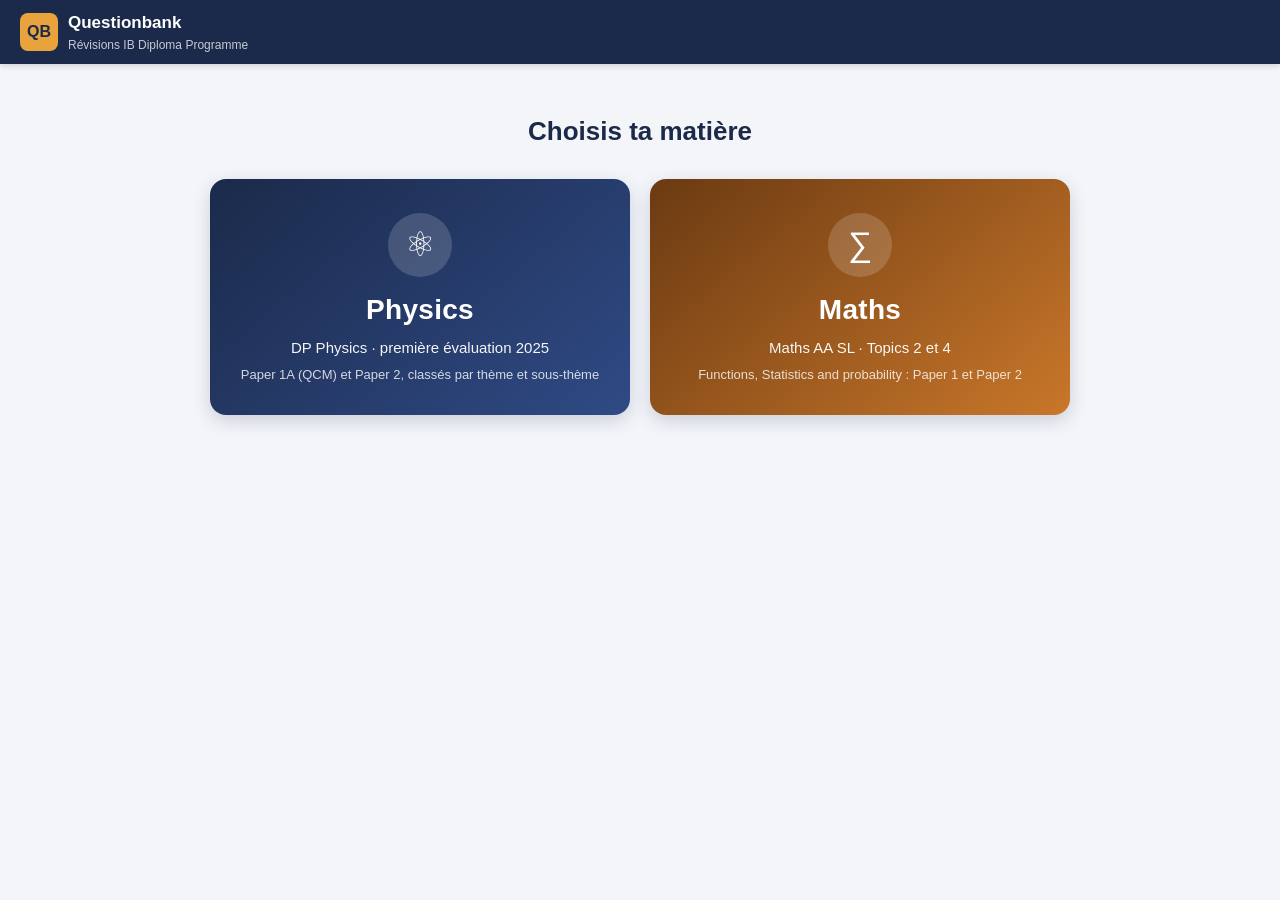
<file: index.html>
<!doctype html>
<html lang="fr">
<head>
  <meta charset="utf-8">
  <meta name="viewport" content="width=device-width, initial-scale=1">
  <title>Questionbank</title>
  <link rel="icon" href="data:image/svg+xml,%3Csvg xmlns=%22http://www.w3.org/2000/svg%22 viewBox=%220 0 32 32%22%3E%3Crect width=%2232%22 height=%2232%22 rx=%227%22 fill=%22%231b2a4a%22/%3E%3Ctext x=%2216%22 y=%2222%22 font-size=%2213%22 font-family=%22Arial%22 font-weight=%22700%22 fill=%22%23e8a33d%22 text-anchor=%22middle%22%3EQB%3C/text%3E%3C/svg%3E">
  <script>
    // anciens liens vers la Questionbank de physique (index.html#p1a?...)
    if (/^#\/?(p1a|p2)\b/.test(location.hash)) location.replace("physics.html" + location.hash);
  </script>
  <link rel="stylesheet" href="assets/style.css?v=be7363b9">
  <link rel="stylesheet" href="assets/home.css?v=42ed5b59">
</head>
<body class="home">
  <header class="topbar">
    <div class="brand">
      <span class="brand-mark">QB</span>
      <div>
        <div class="brand-title">Questionbank</div>
        <div class="brand-sub">Révisions IB Diploma Programme</div>
      </div>
    </div>
  </header>

  <main class="home-main">
    <h1>Choisis ta matière</h1>
    <div class="subjects">
      <a class="subject physics" href="physics.html">
        <span class="subject-icon" aria-hidden="true">⚛</span>
        <span class="subject-name">Physics</span>
        <span class="subject-desc">DP Physics · première évaluation 2025</span>
        <span class="subject-meta">Paper 1A (QCM) et Paper 2, classés par thème et sous-thème</span>
      </a>
      <a class="subject maths" href="maths.html">
        <span class="subject-icon" aria-hidden="true">∑</span>
        <span class="subject-name">Maths</span>
        <span class="subject-desc">Maths AA SL · Topics 2 et 4</span>
        <span class="subject-meta">Functions, Statistics and probability : Paper 1 et Paper 2</span>
      </a>
    </div>
  </main>
</body>
</html>
</file>
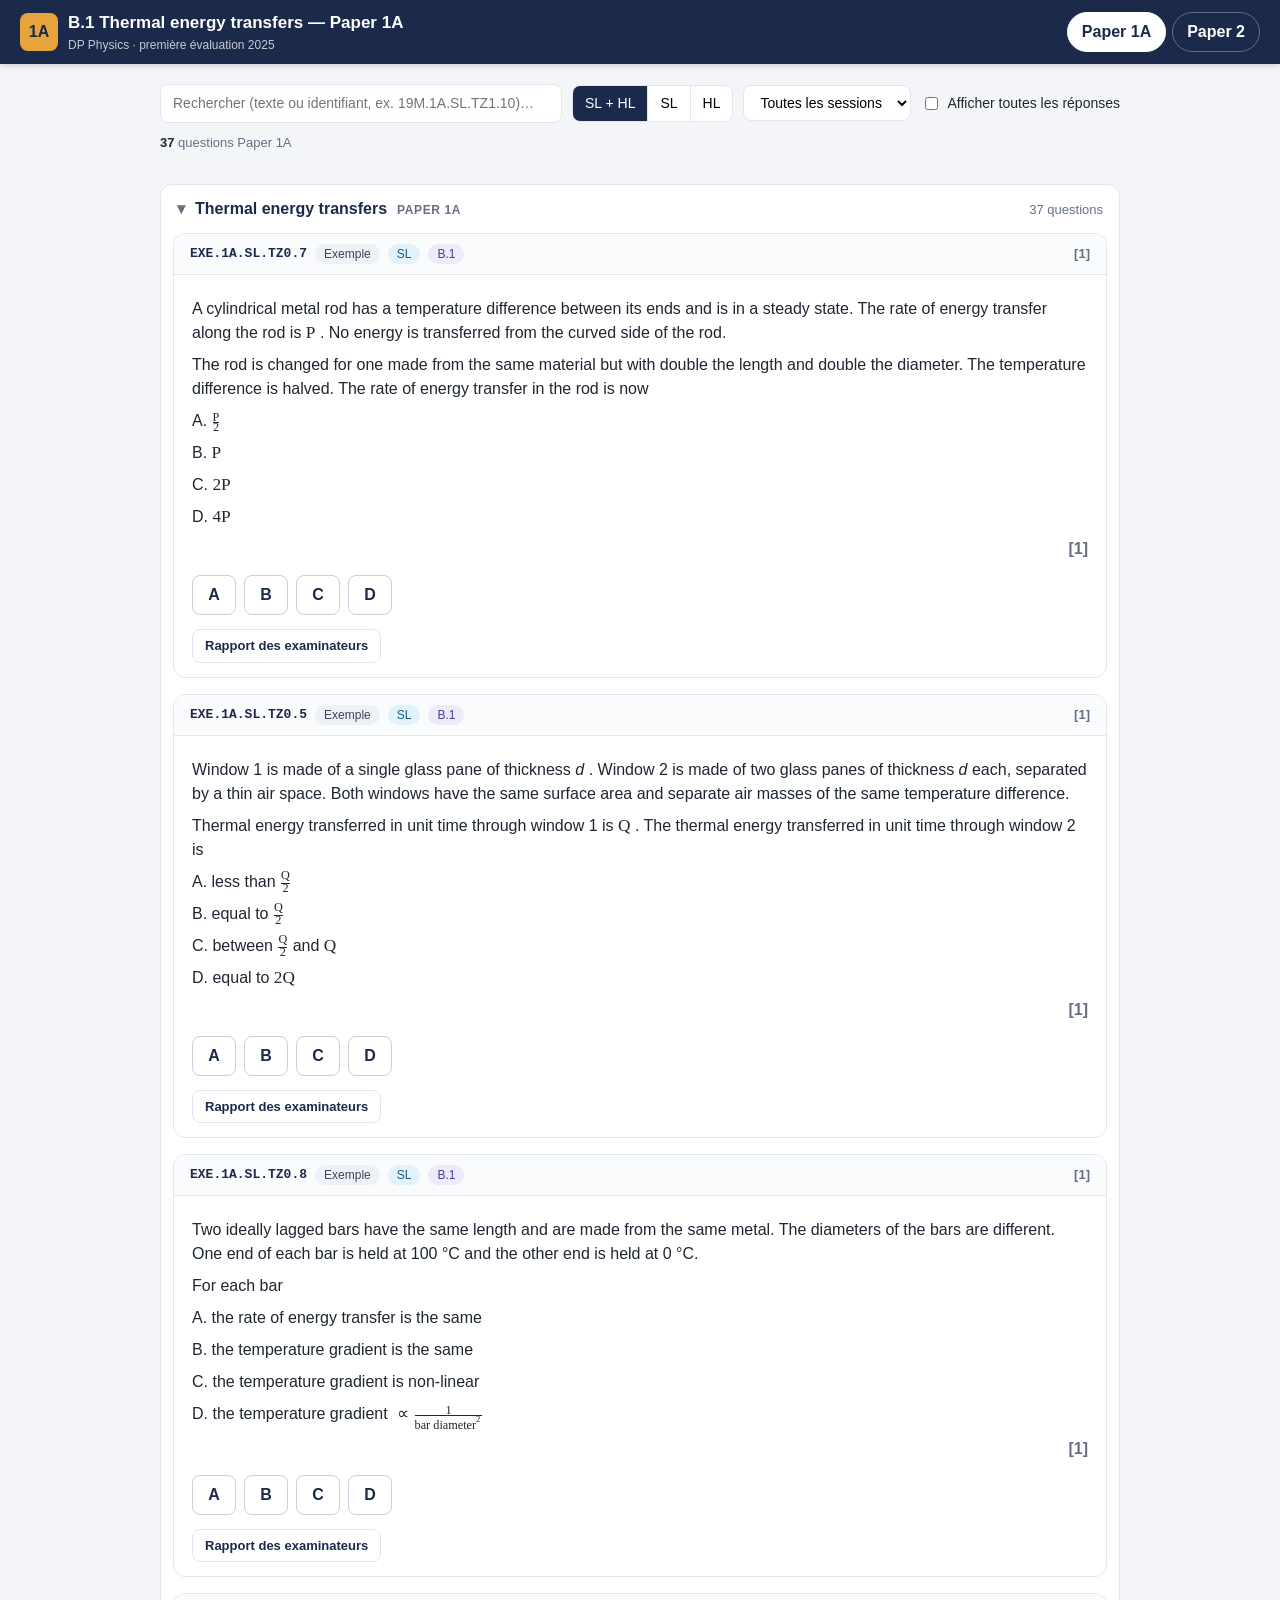
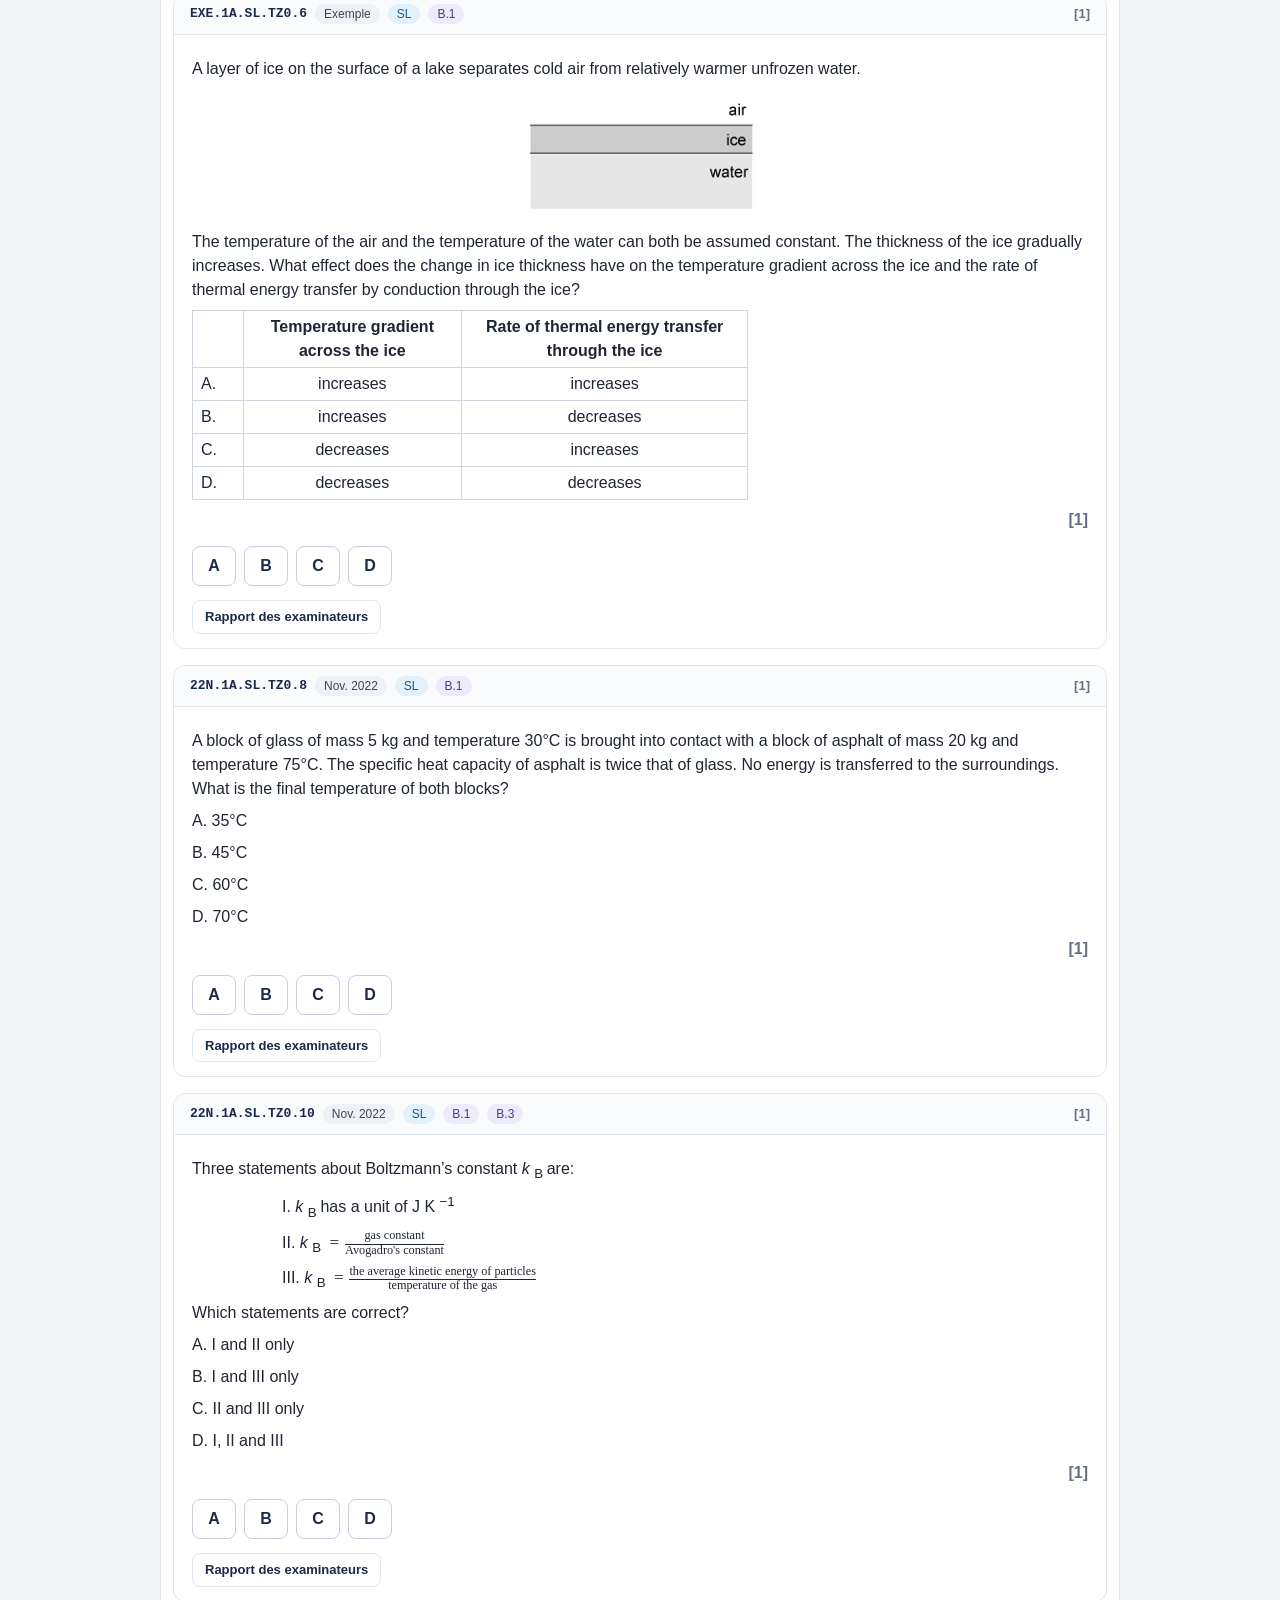
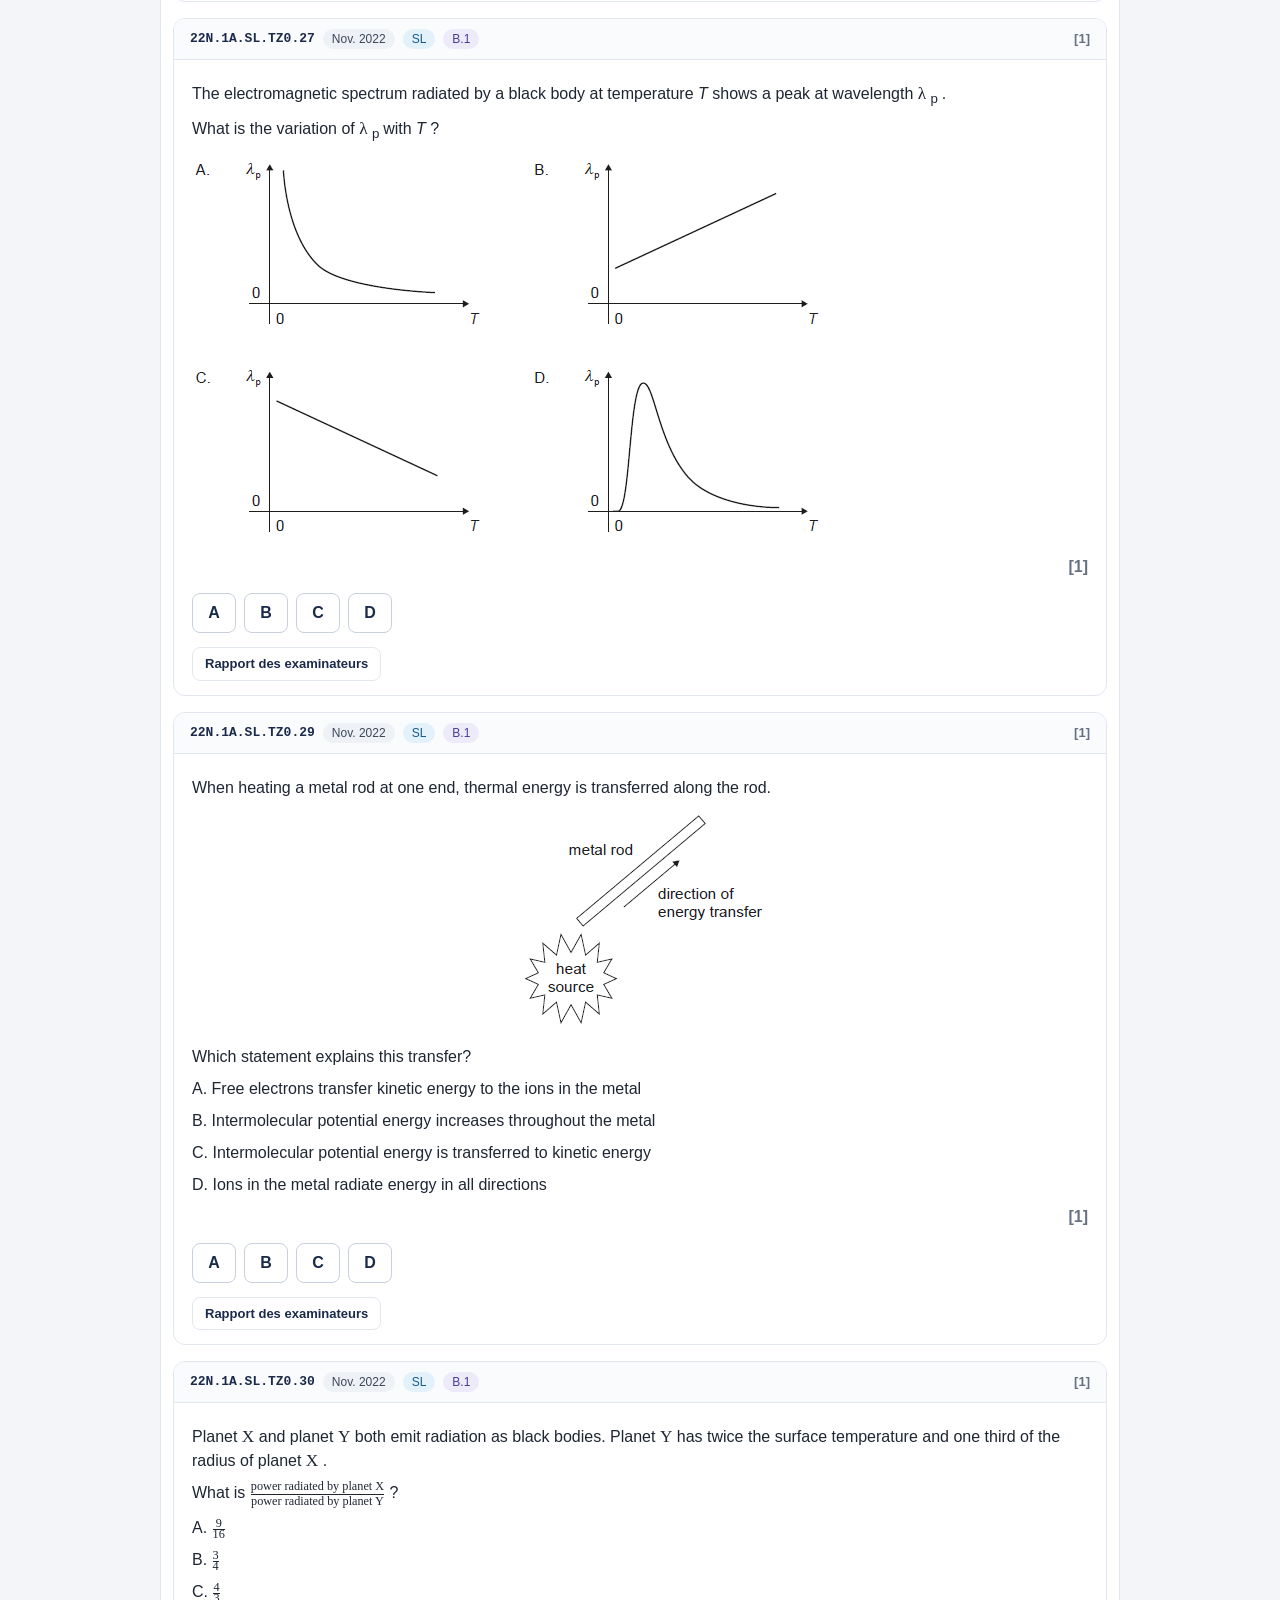
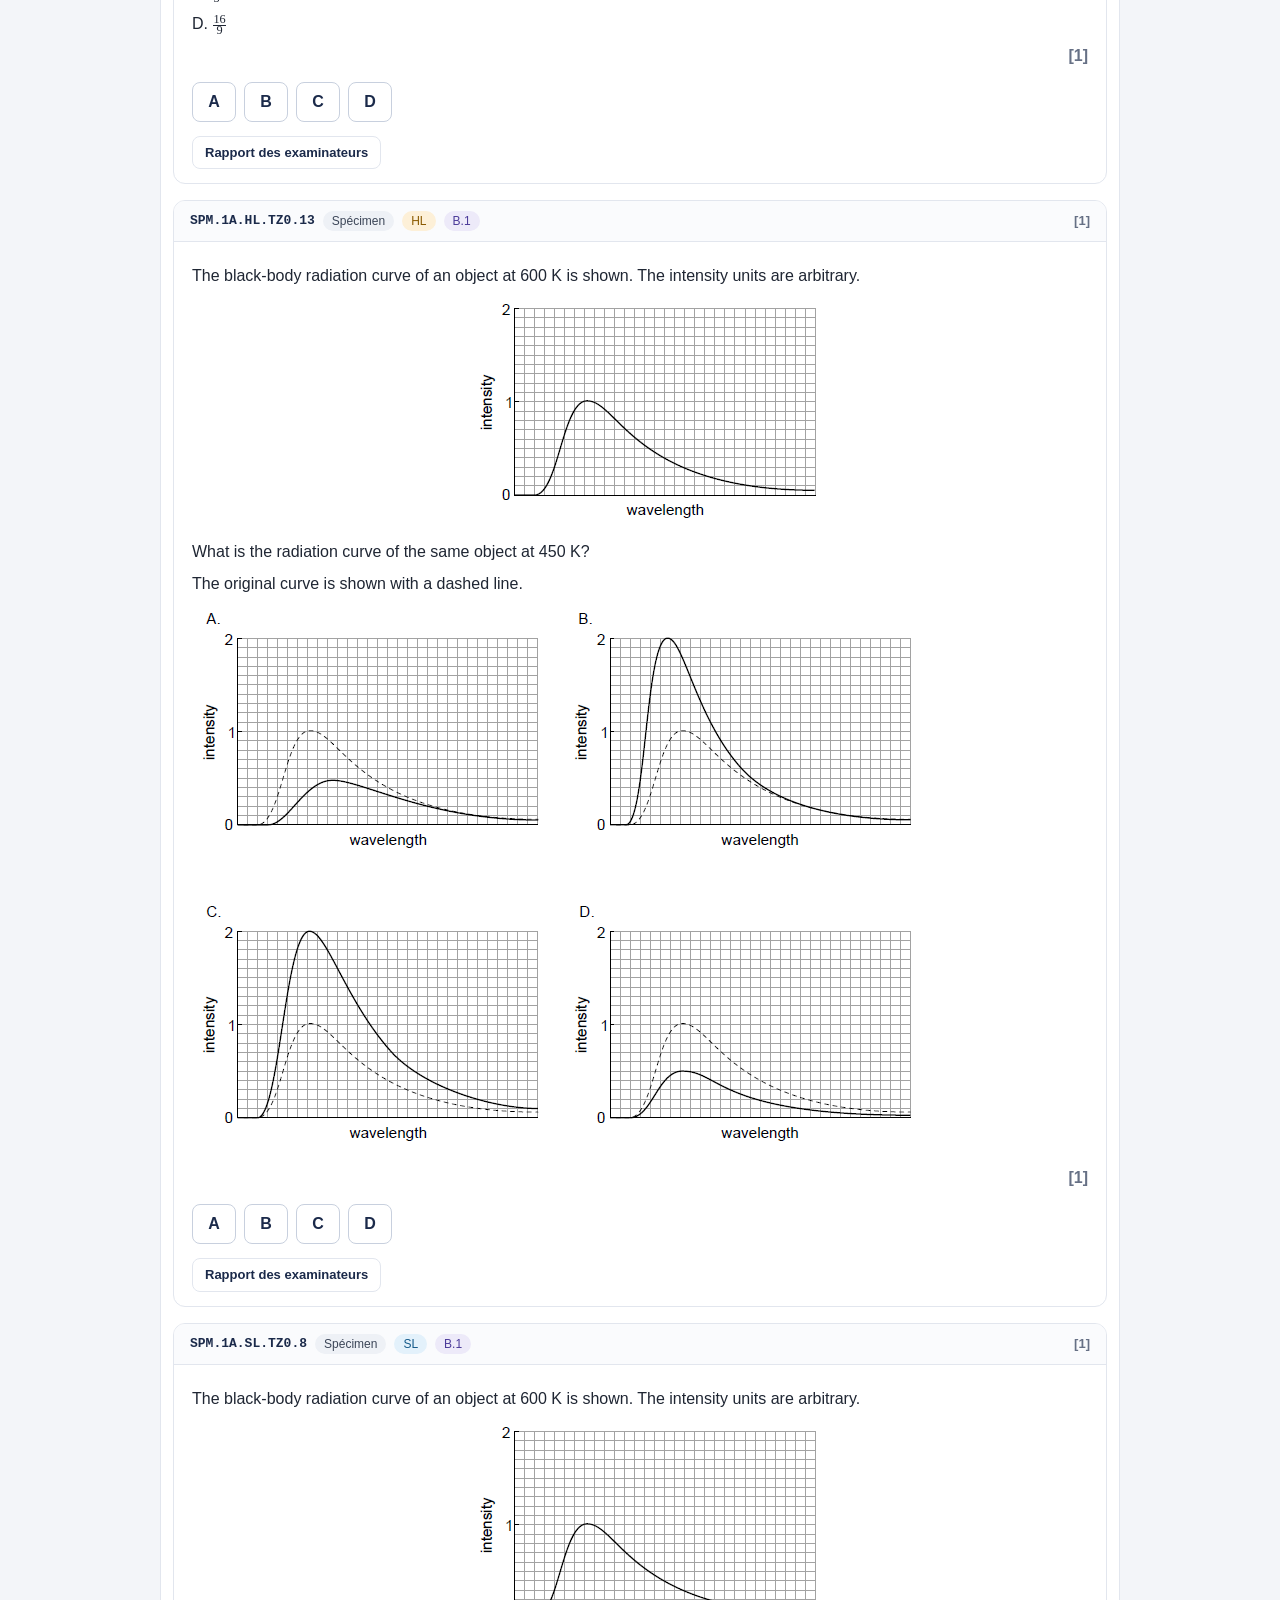
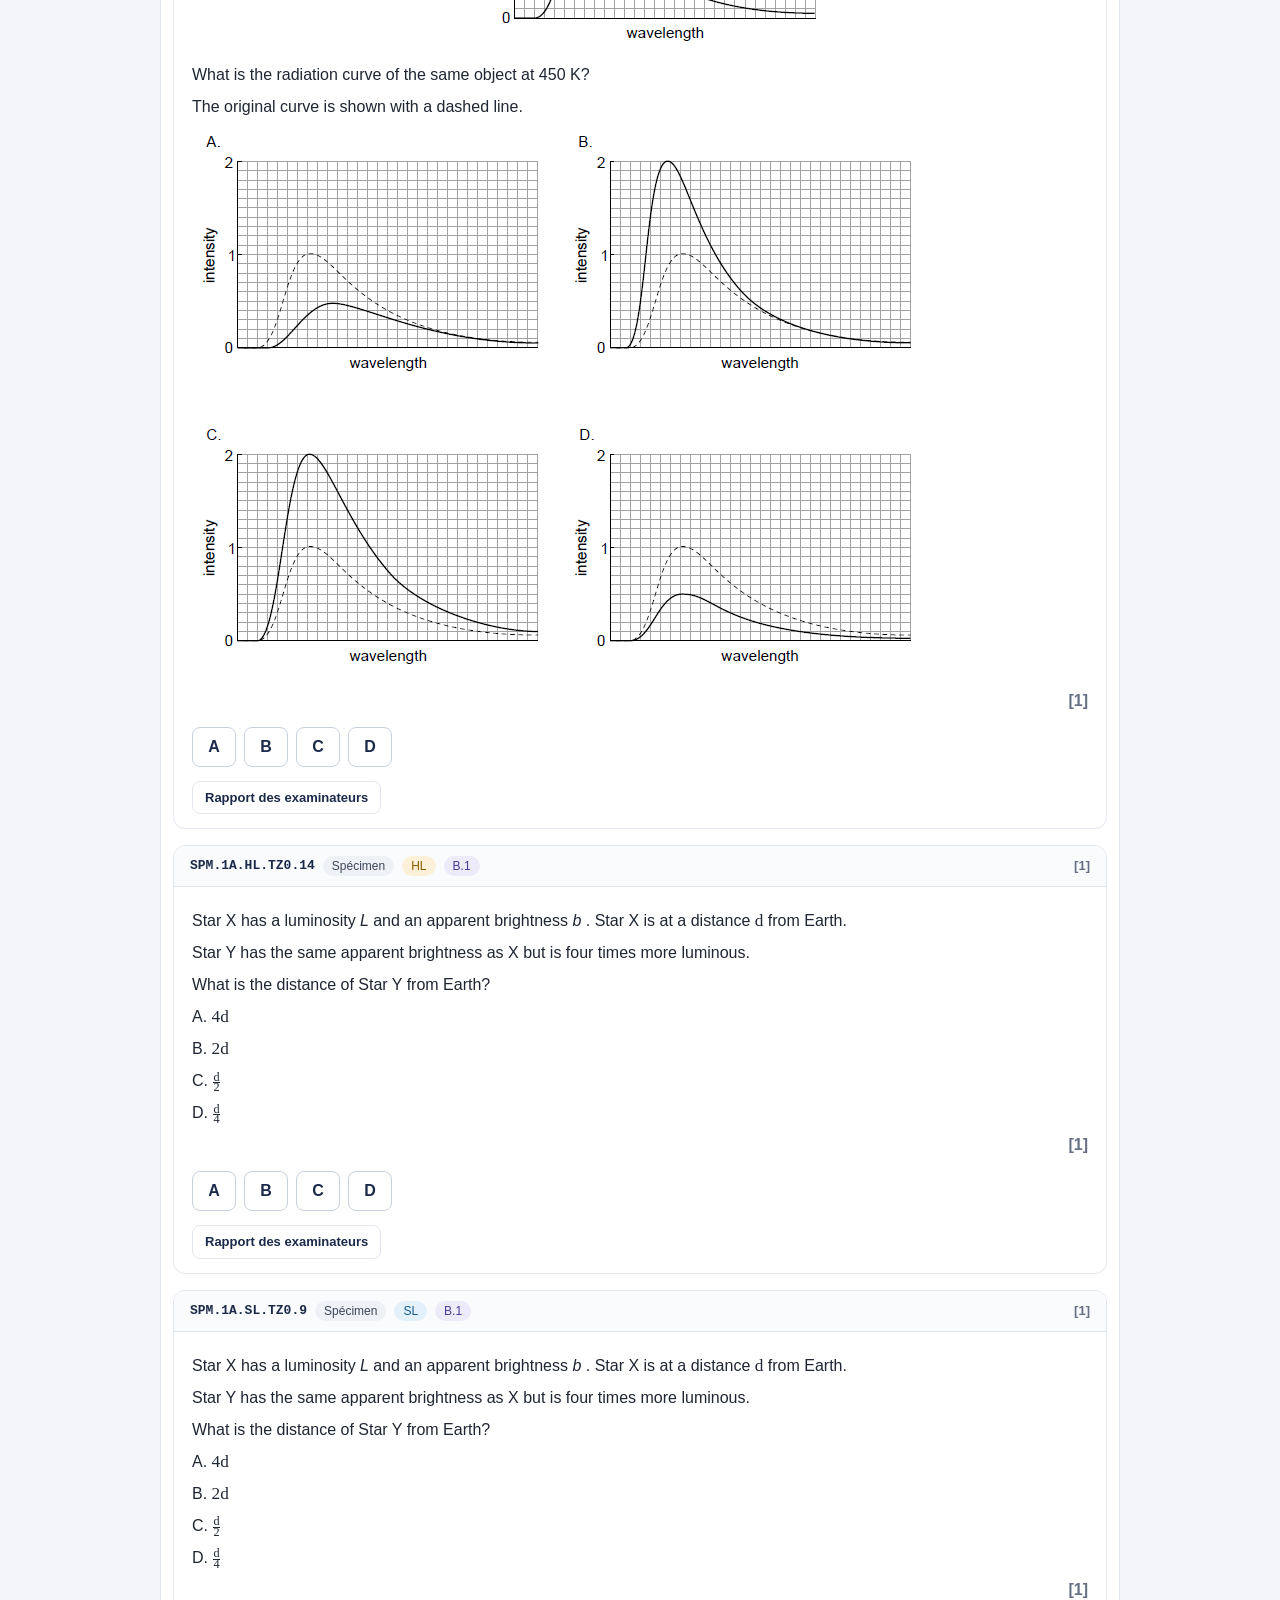
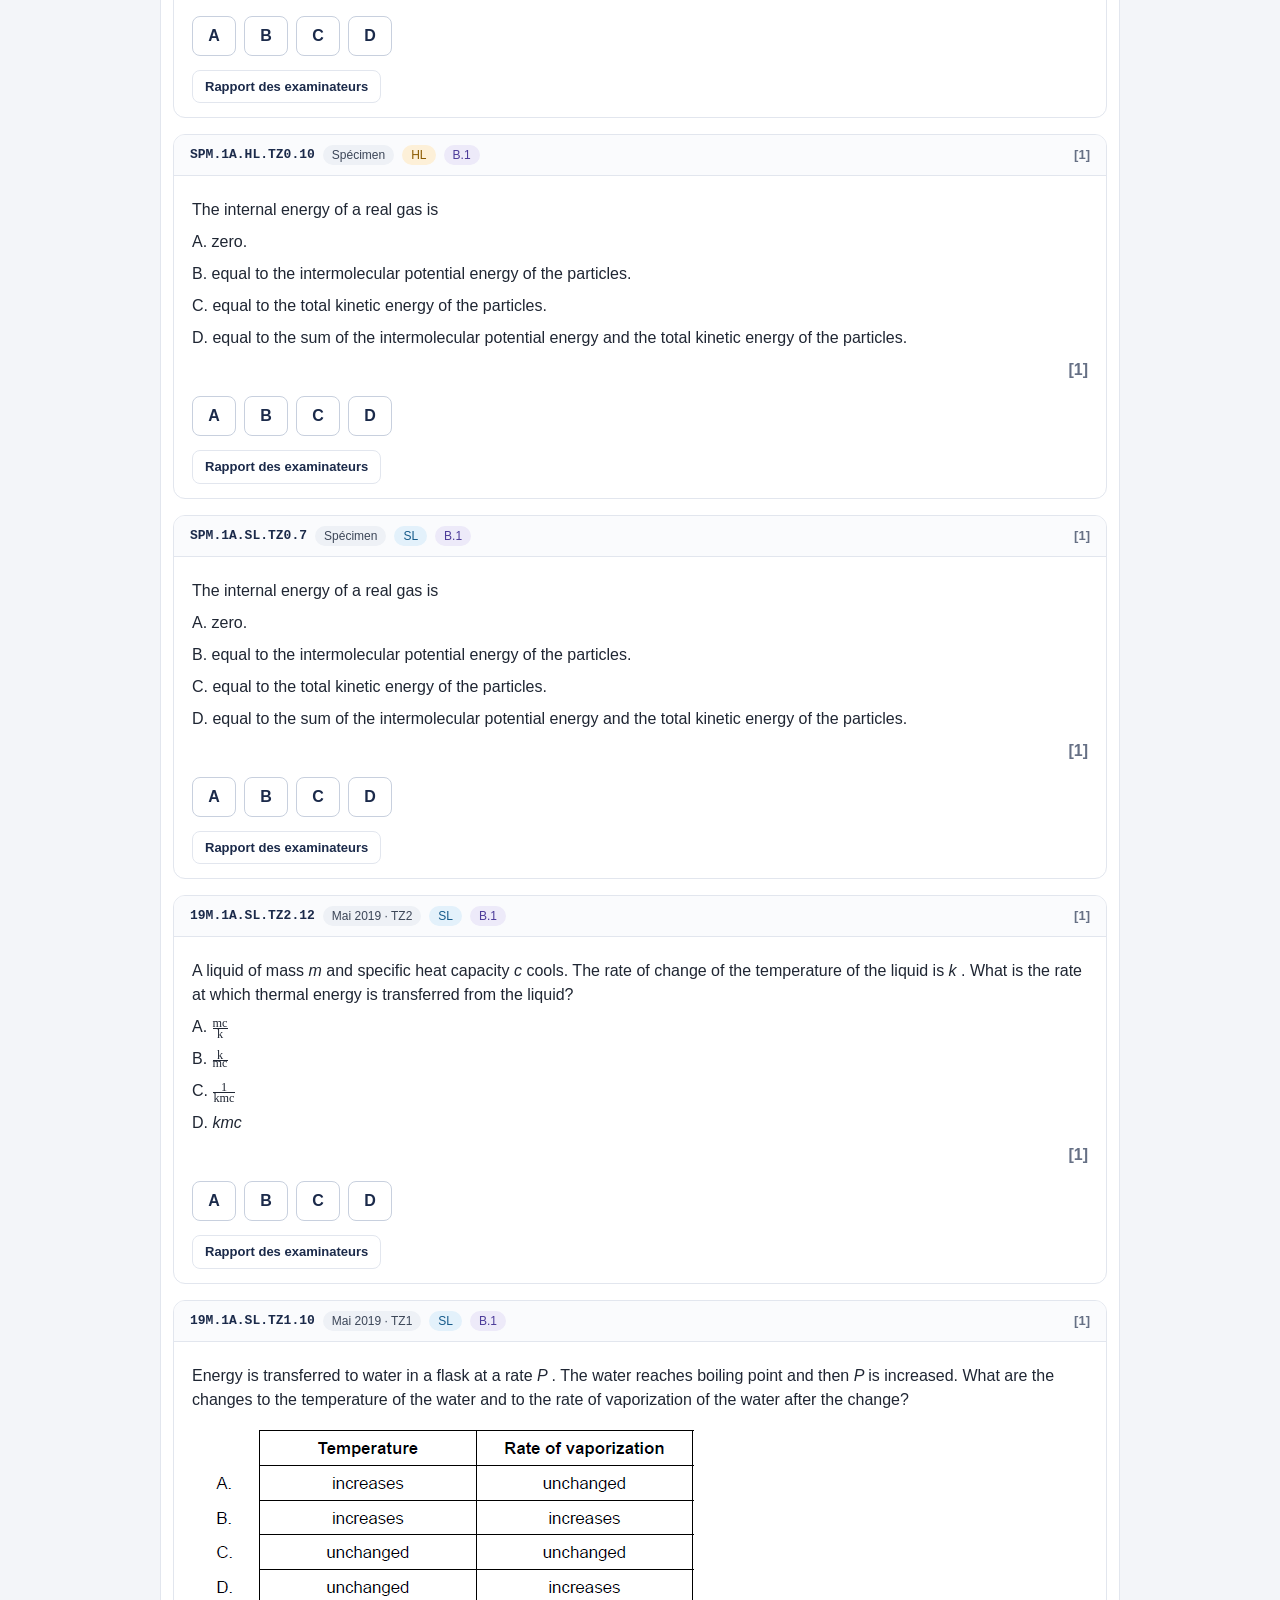
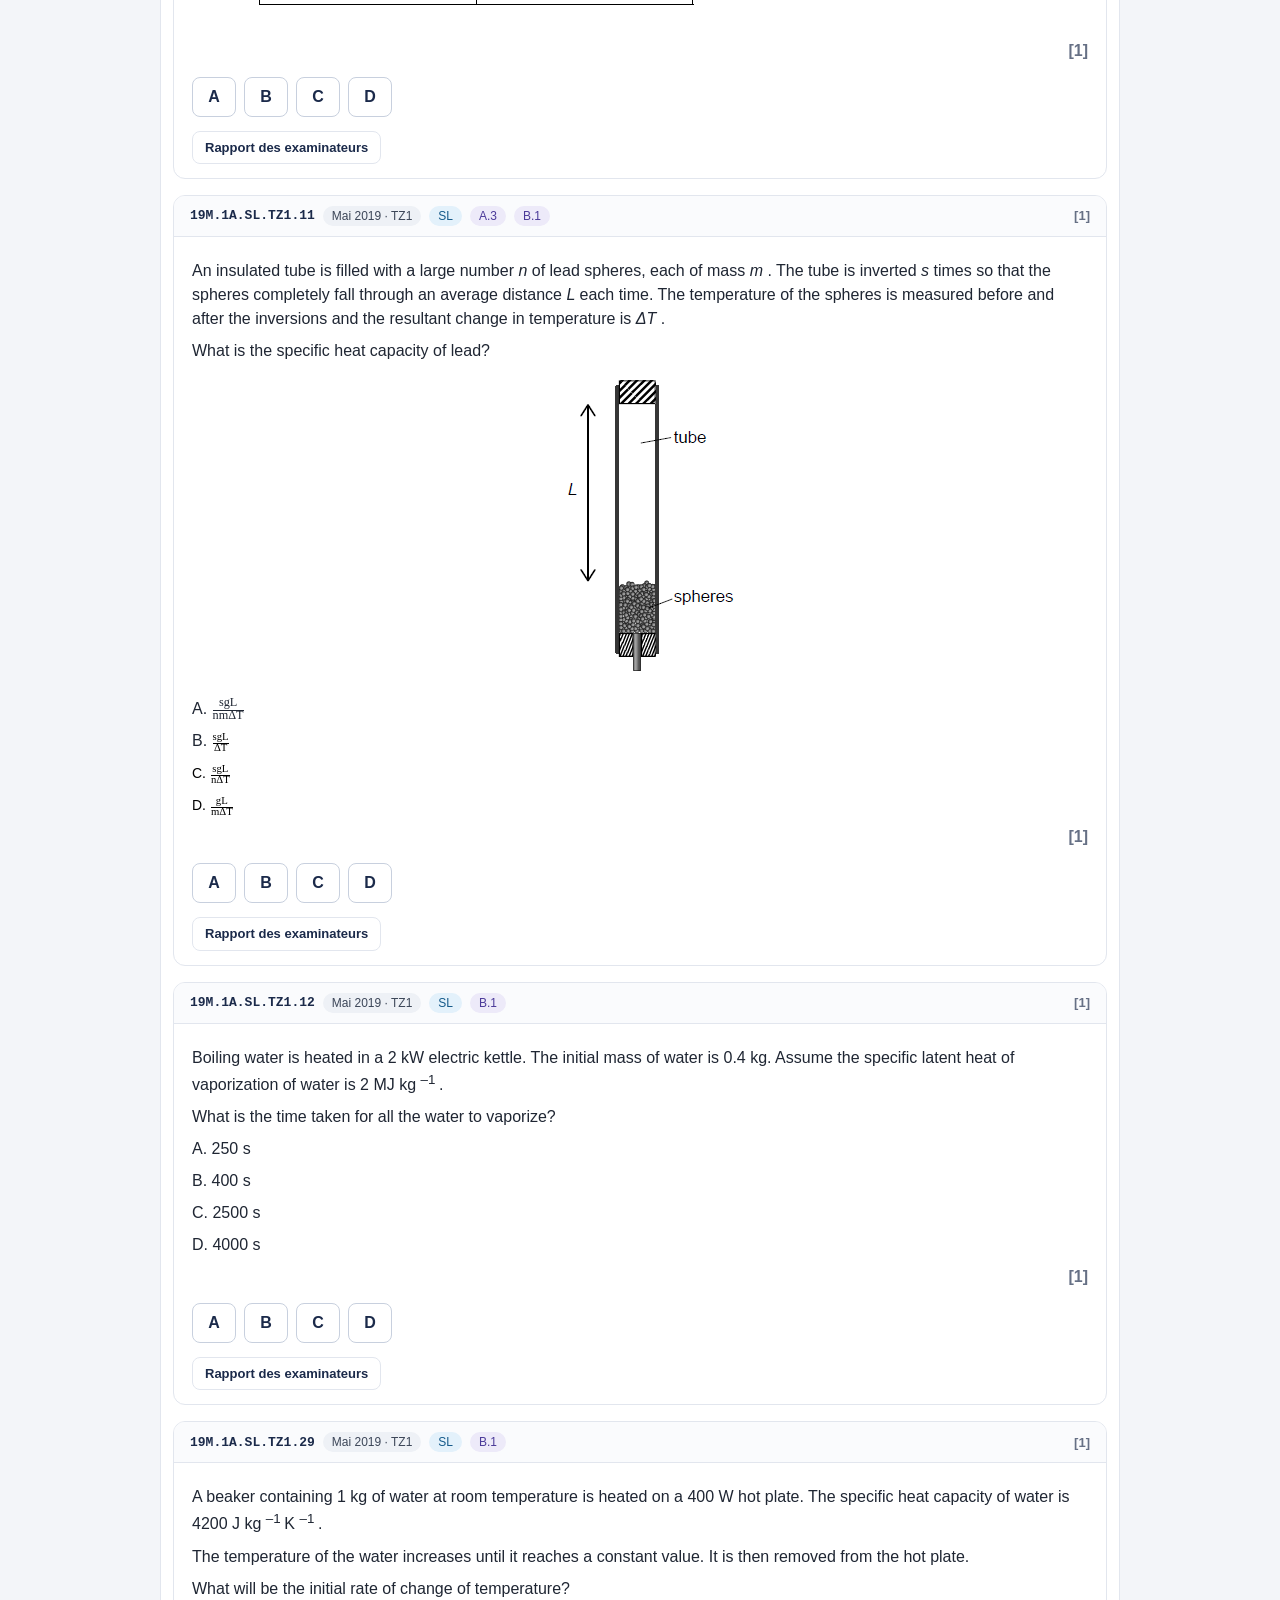
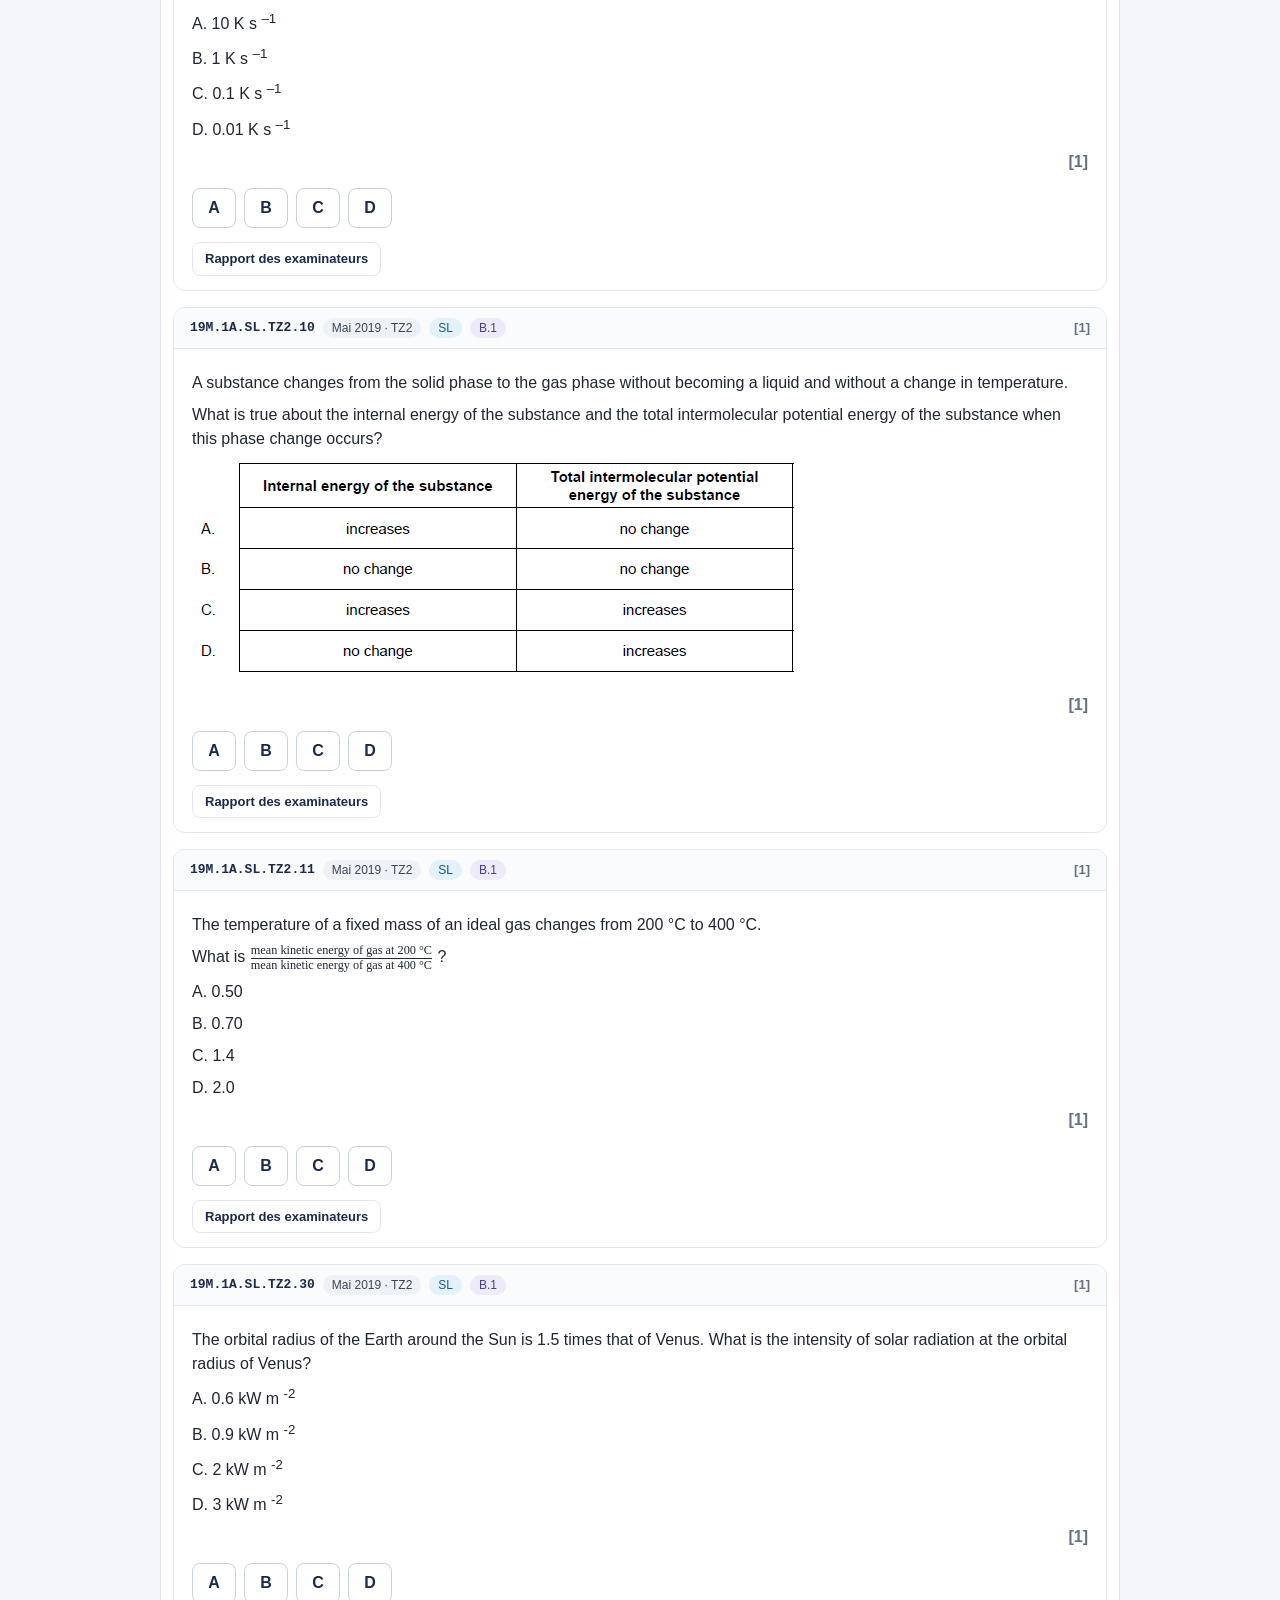
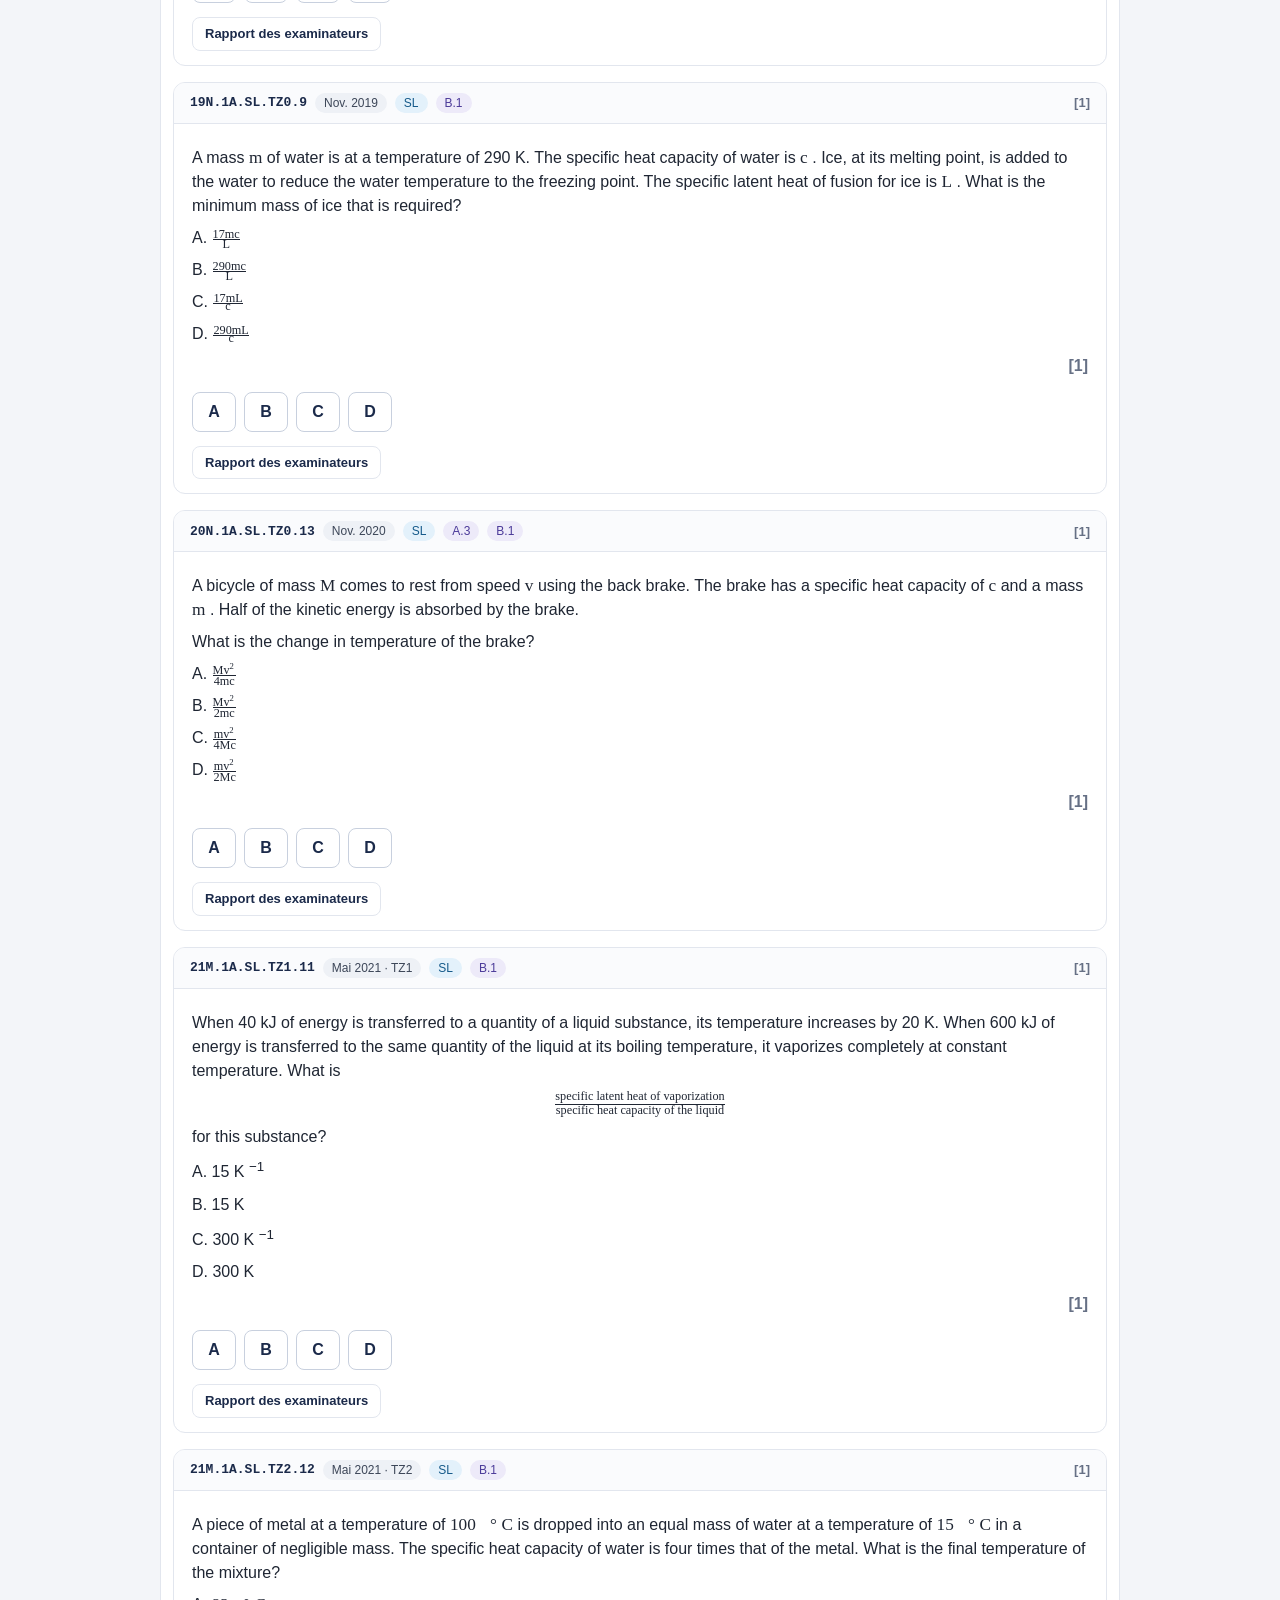
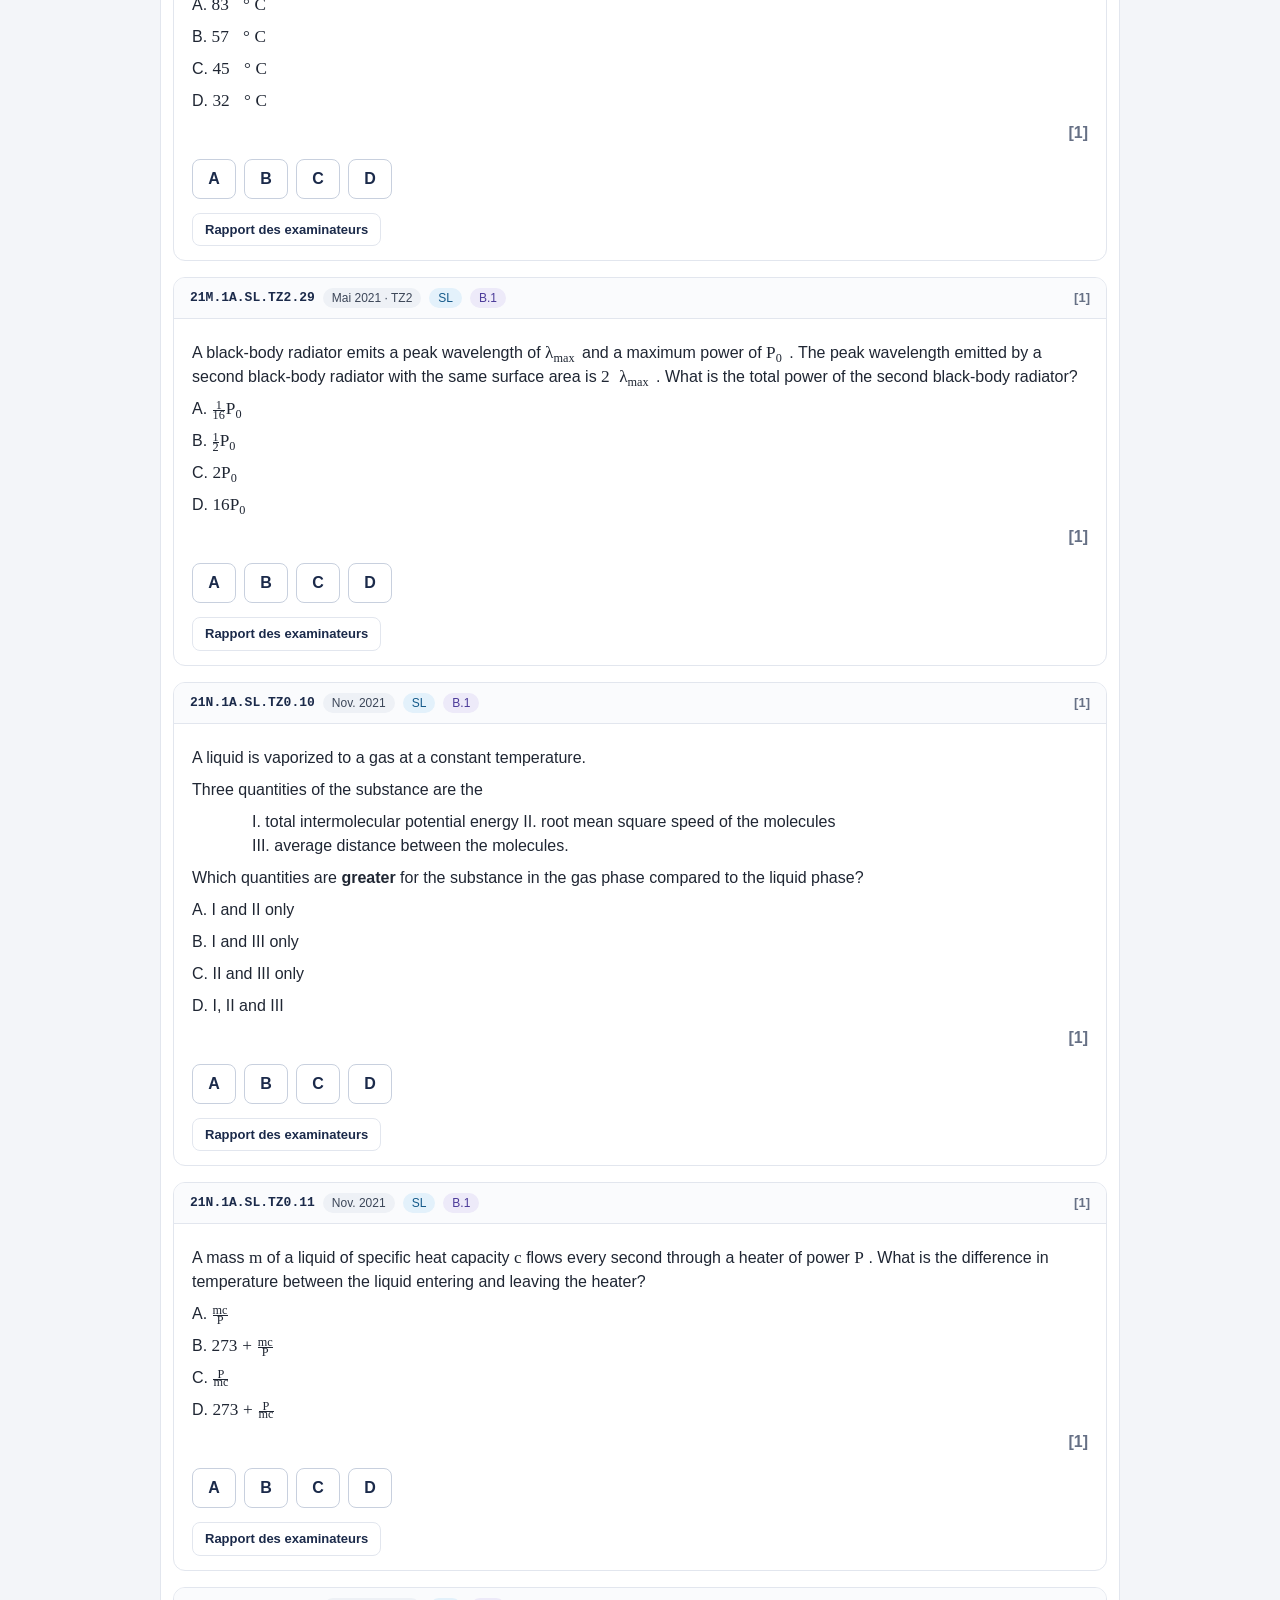
<file: b1-paper1a.html>
<!doctype html>
<html lang="fr">
<head>
  <meta charset="utf-8">
  <meta name="viewport" content="width=device-width, initial-scale=1">
  <title>B.1 Paper 1A</title>
  <link rel="icon" href="data:image/svg+xml,%3Csvg xmlns=%22http://www.w3.org/2000/svg%22 viewBox=%220 0 32 32%22%3E%3Crect width=%2232%22 height=%2232%22 rx=%227%22 fill=%22%231b2a4a%22/%3E%3Ctext x=%2216%22 y=%2222%22 font-size=%2215%22 font-family=%22Arial%22 font-weight=%22700%22 fill=%22%23e8a33d%22 text-anchor=%22middle%22%3EIB%3C/text%3E%3C/svg%3E">
  <link rel="stylesheet" href="assets/style.css?v=be7363b9">
  <link rel="stylesheet" href="assets/qcm.css?v=ceab9c3e">
</head>
<body>
  <header class="topbar">
    <div class="brand">
      <span class="brand-mark">1A</span>
      <div>
        <div class="brand-title">B.1 Thermal energy transfers — Paper 1A</div>
        <div class="brand-sub">DP Physics · première évaluation 2025</div>
      </div>
    </div>
    <nav class="paper-tabs">
      <a href="b1-paper1a.html" class="active">Paper 1A</a>
      <a href="b1-paper2.html">Paper 2</a>
    </nav>
  </header>

  <main class="qcm-main">
    <section class="filters">
      <input type="search" id="search" placeholder="Rechercher (texte ou identifiant, ex. 19M.1A.SL.TZ1.10)…">
      <div class="seg" id="levelSeg">
        <button data-level="" class="active">SL + HL</button>
        <button data-level="SL">SL</button>
        <button data-level="HL">HL</button>
      </div>
      <select id="session"><option value="">Toutes les sessions</option></select>
      <label class="check"><input type="checkbox" id="showAnswers"> Afficher toutes les réponses</label>
    </section>
    <div class="stats" id="stats"></div>
    <nav class="toc" id="toc"></nav>
    <div id="sections"></div>
    <div id="loading" class="loading">Chargement des questions…</div>
  </main>

  <script src="data/syllabus.js?v=e2394161"></script>
  <script src="data/paper1a.js?v=01327c1b"></script>
  <script src="data/b1.js?v=487795c2"></script>
  <script>
    // Questions Paper 1A listées dans le sous-thème B.1 de l'IB Questionbank
    window.QCM_PAGE = { title: QB_SUB.title, ids: QB_SUB.p1a };
  </script>
  <script src="assets/qcm.js?v=f79c5c94"></script>
</body>
</html>
</file>
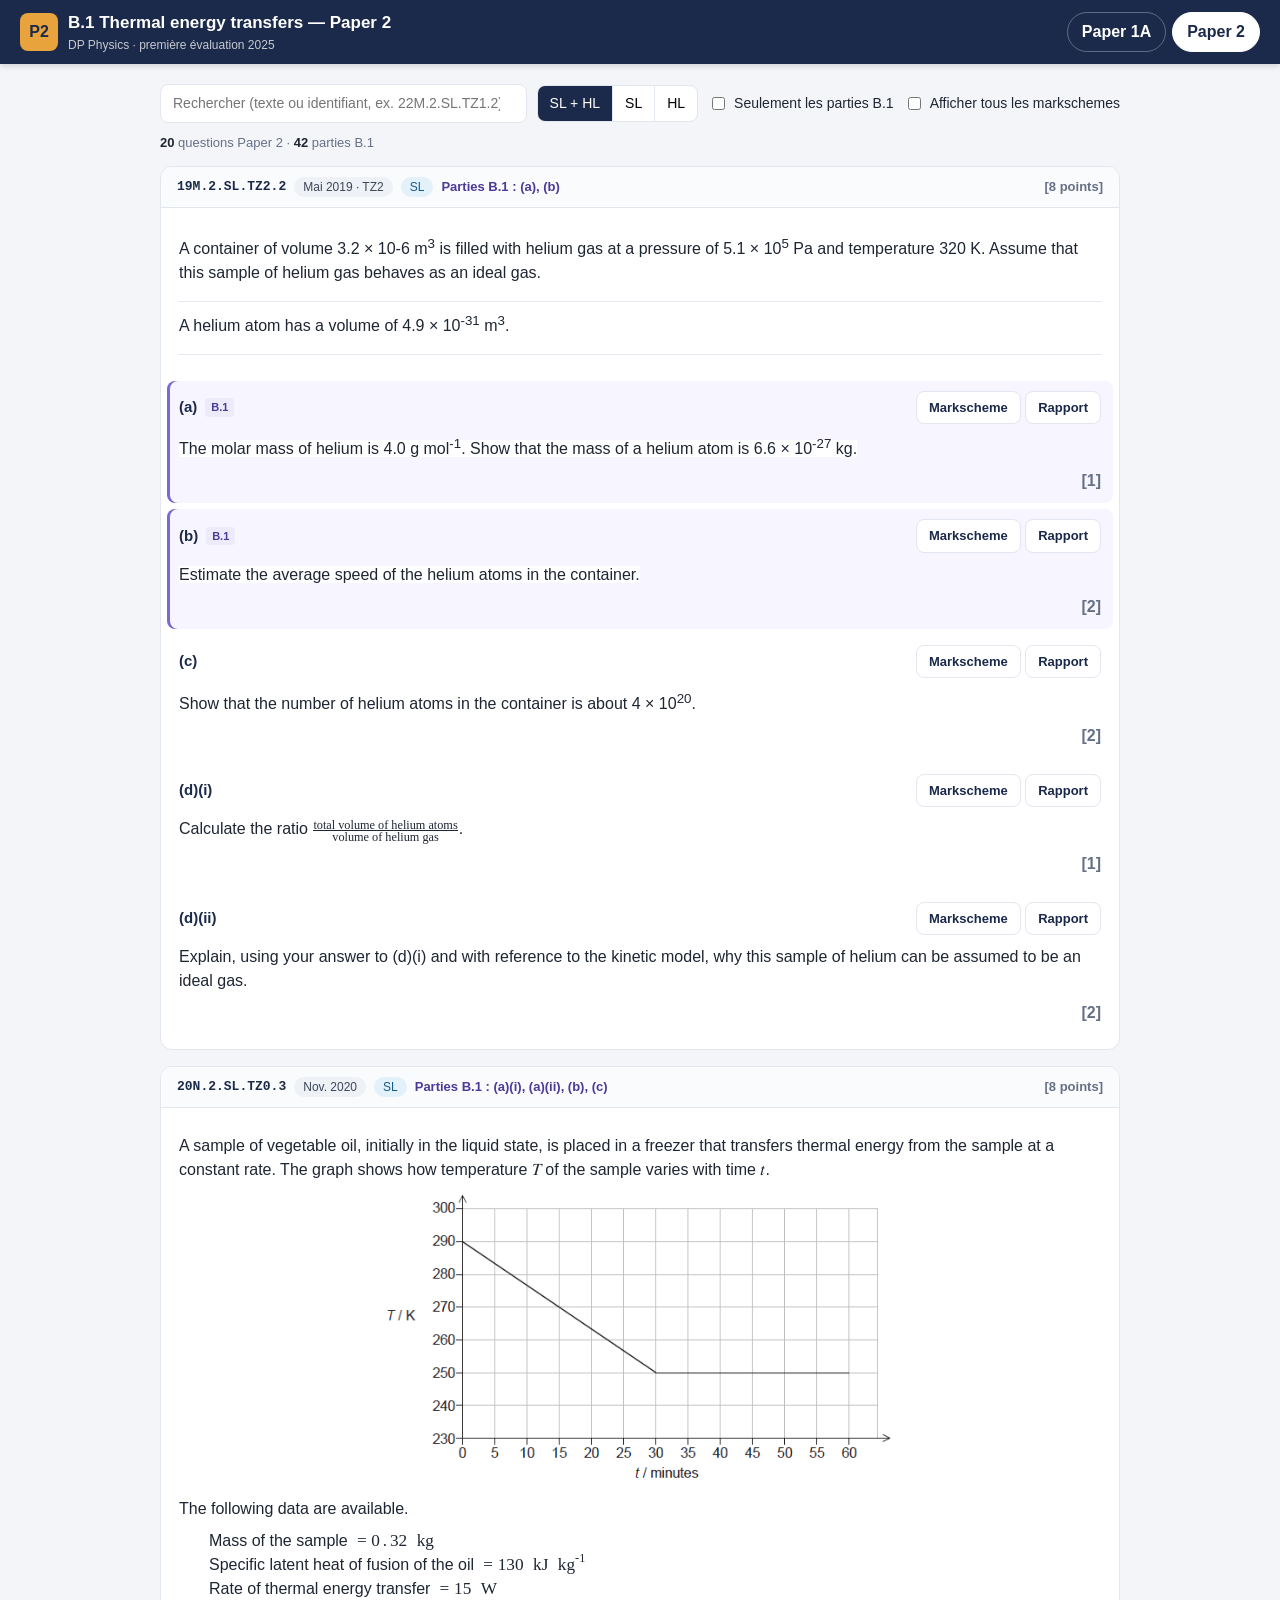
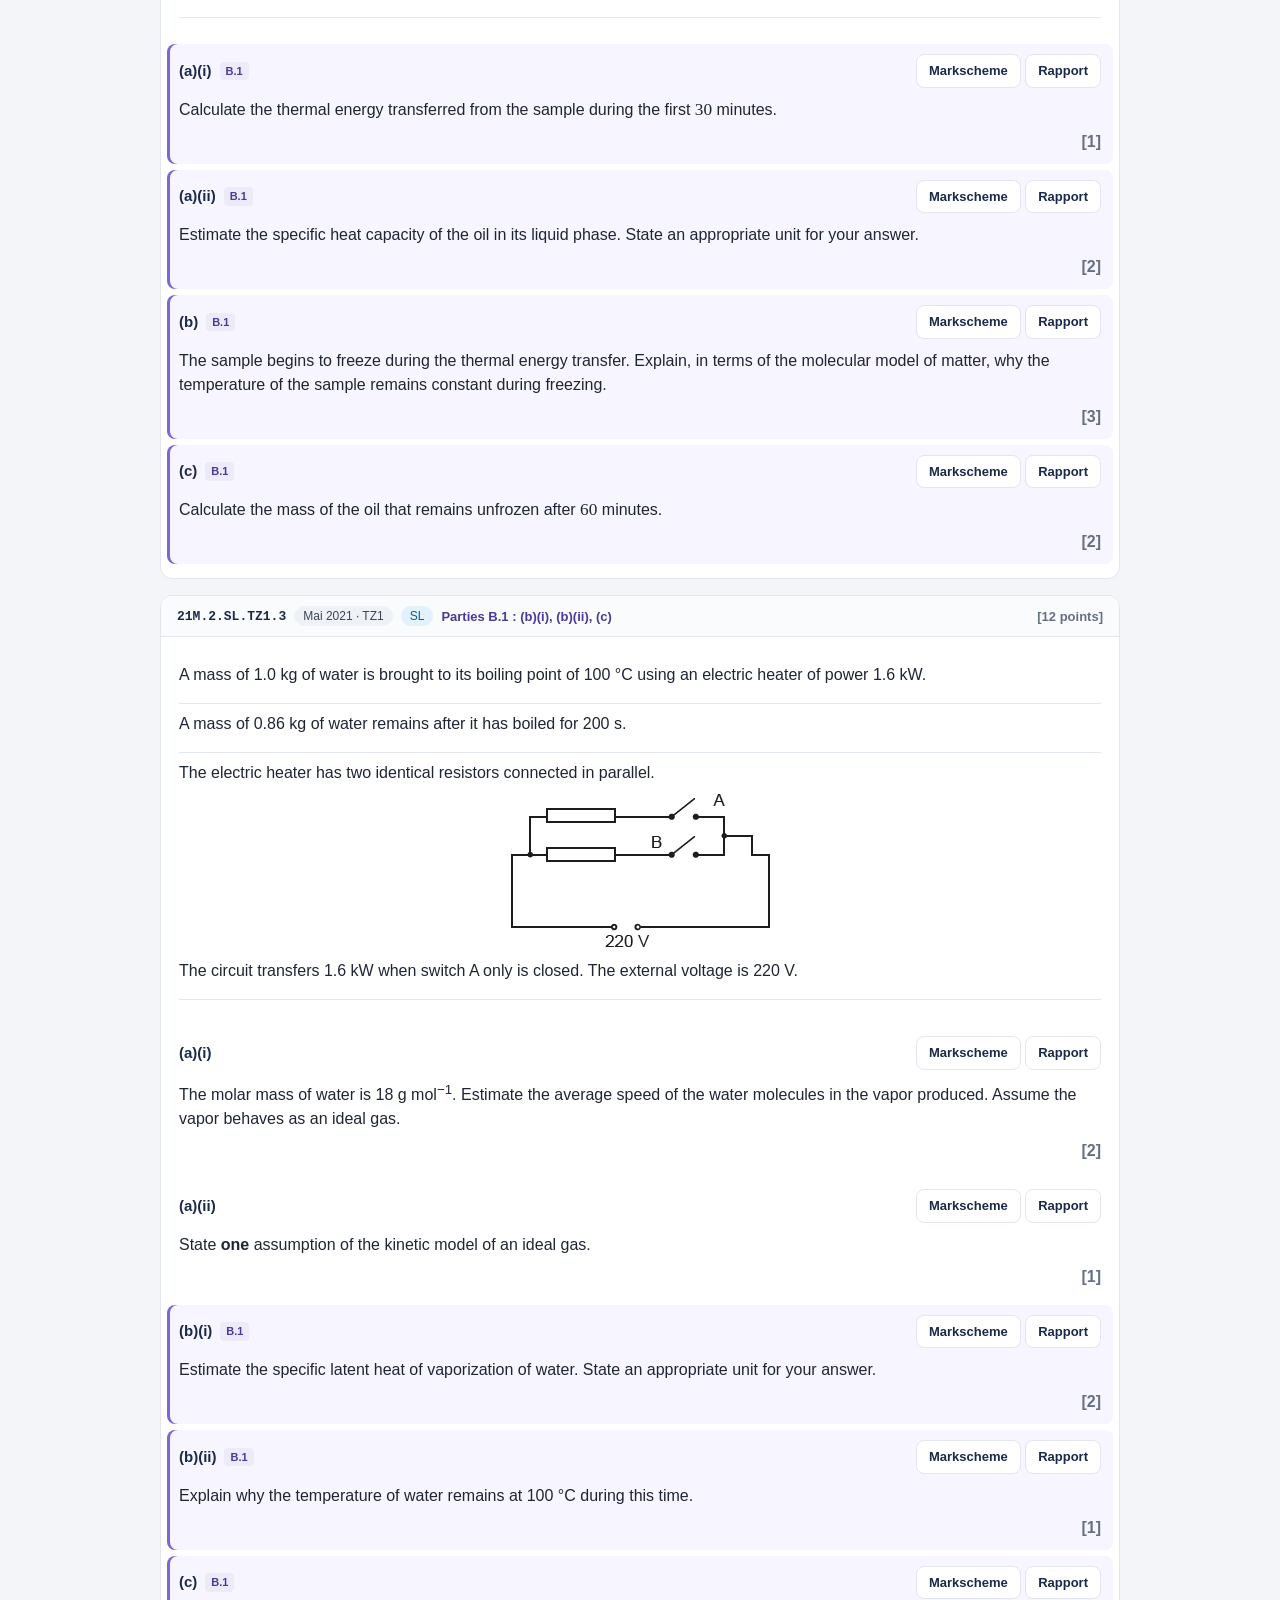
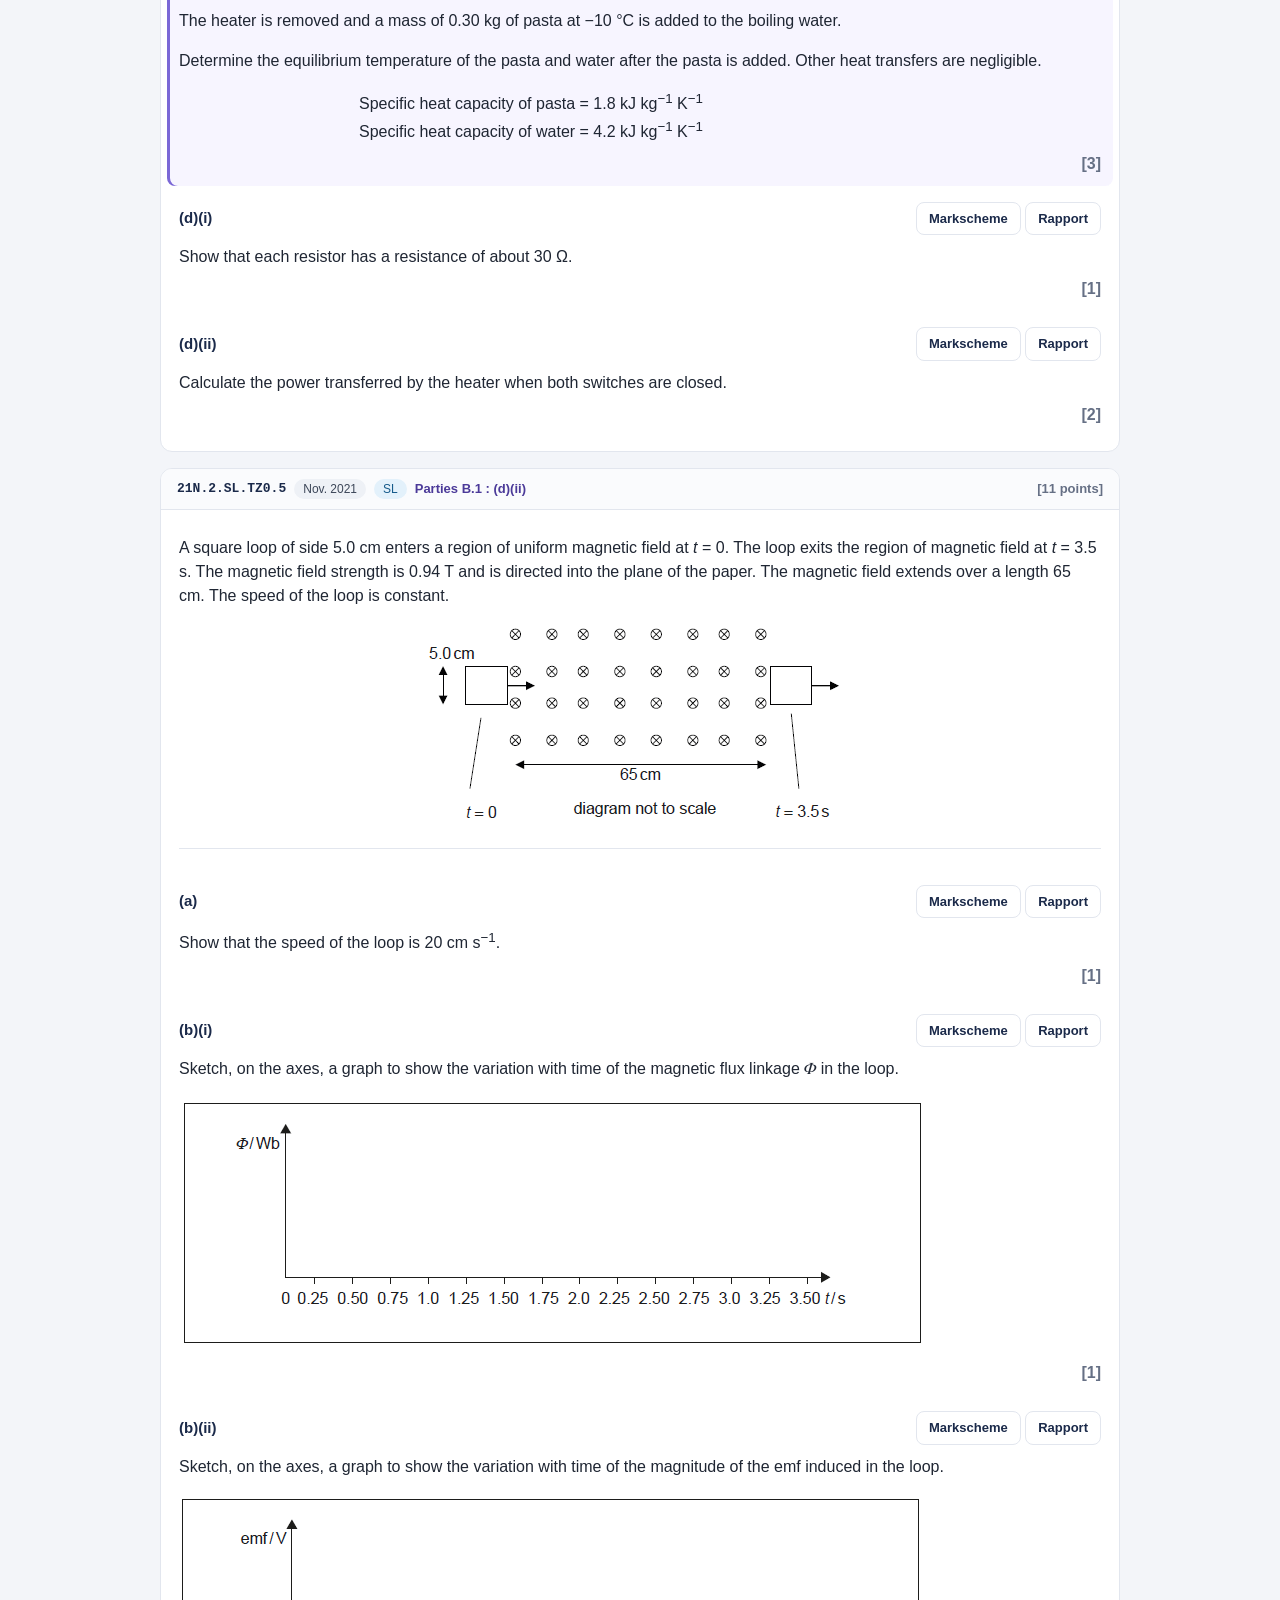
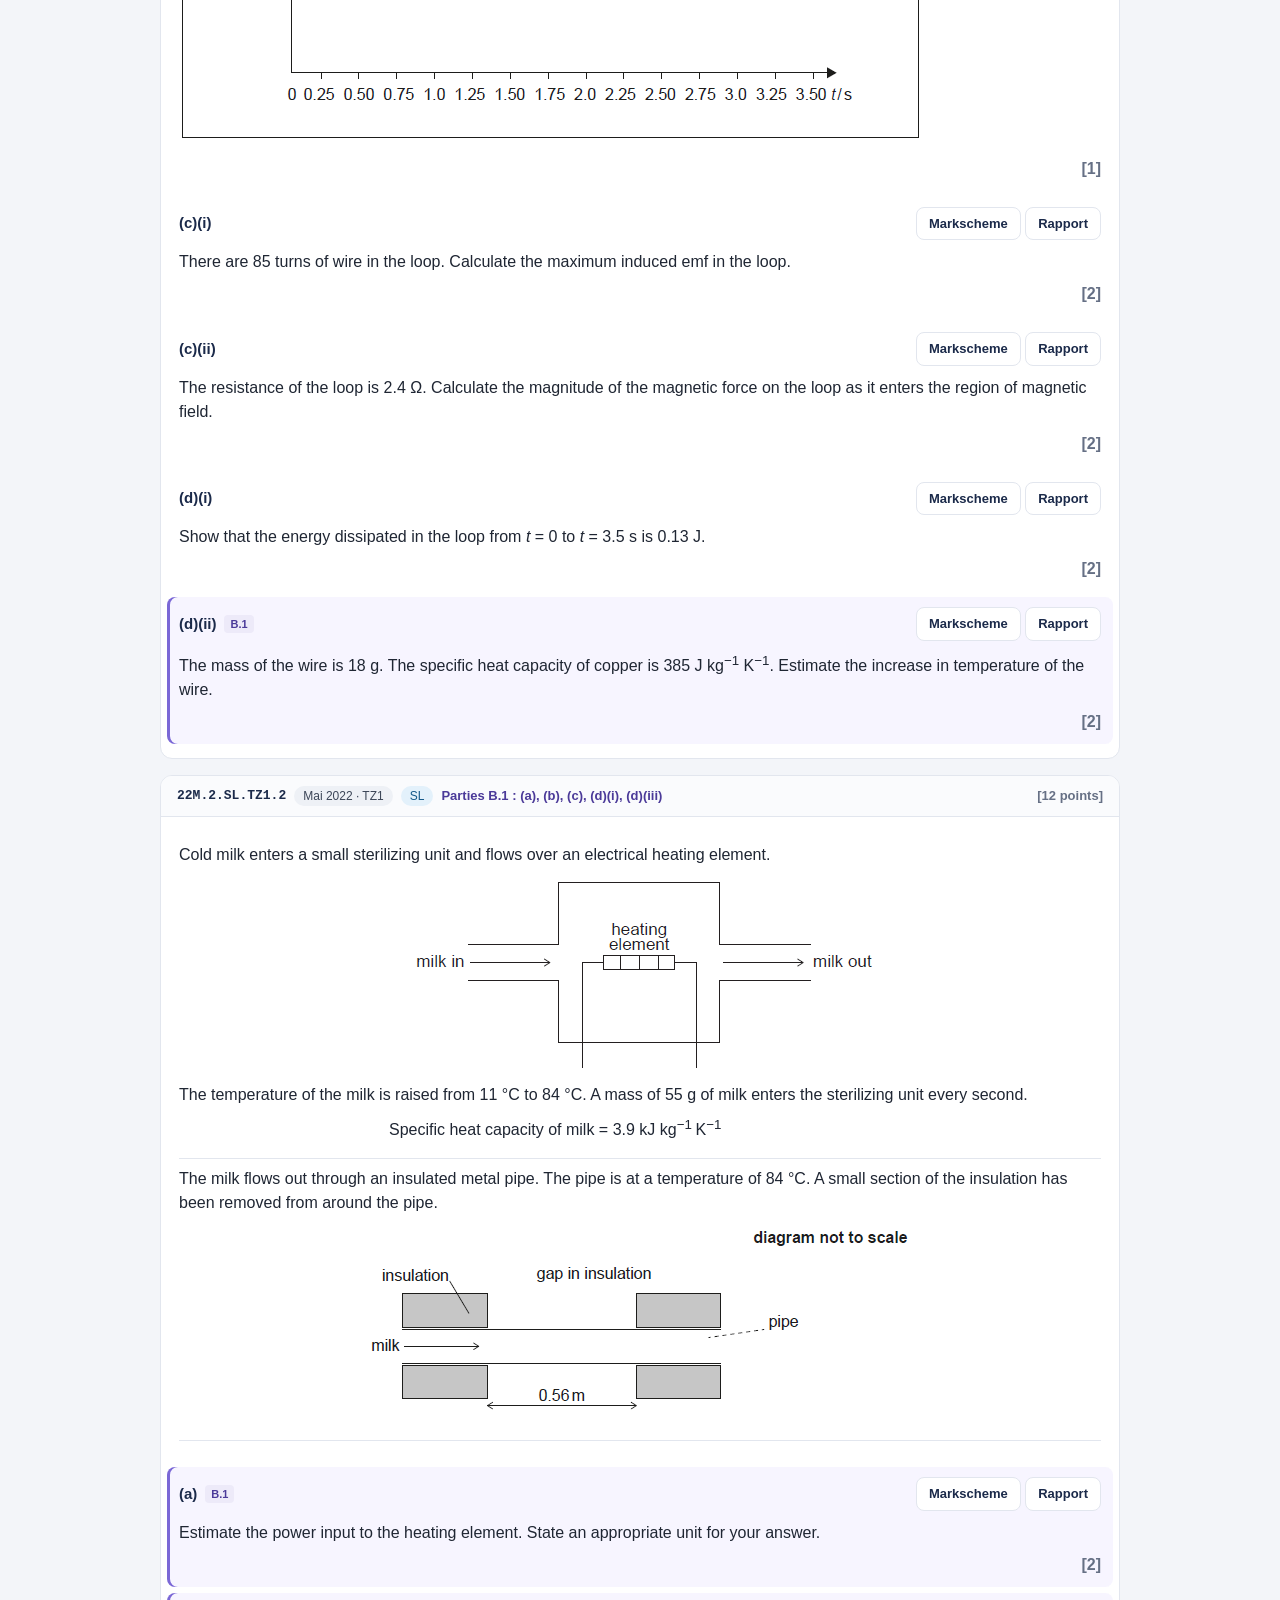
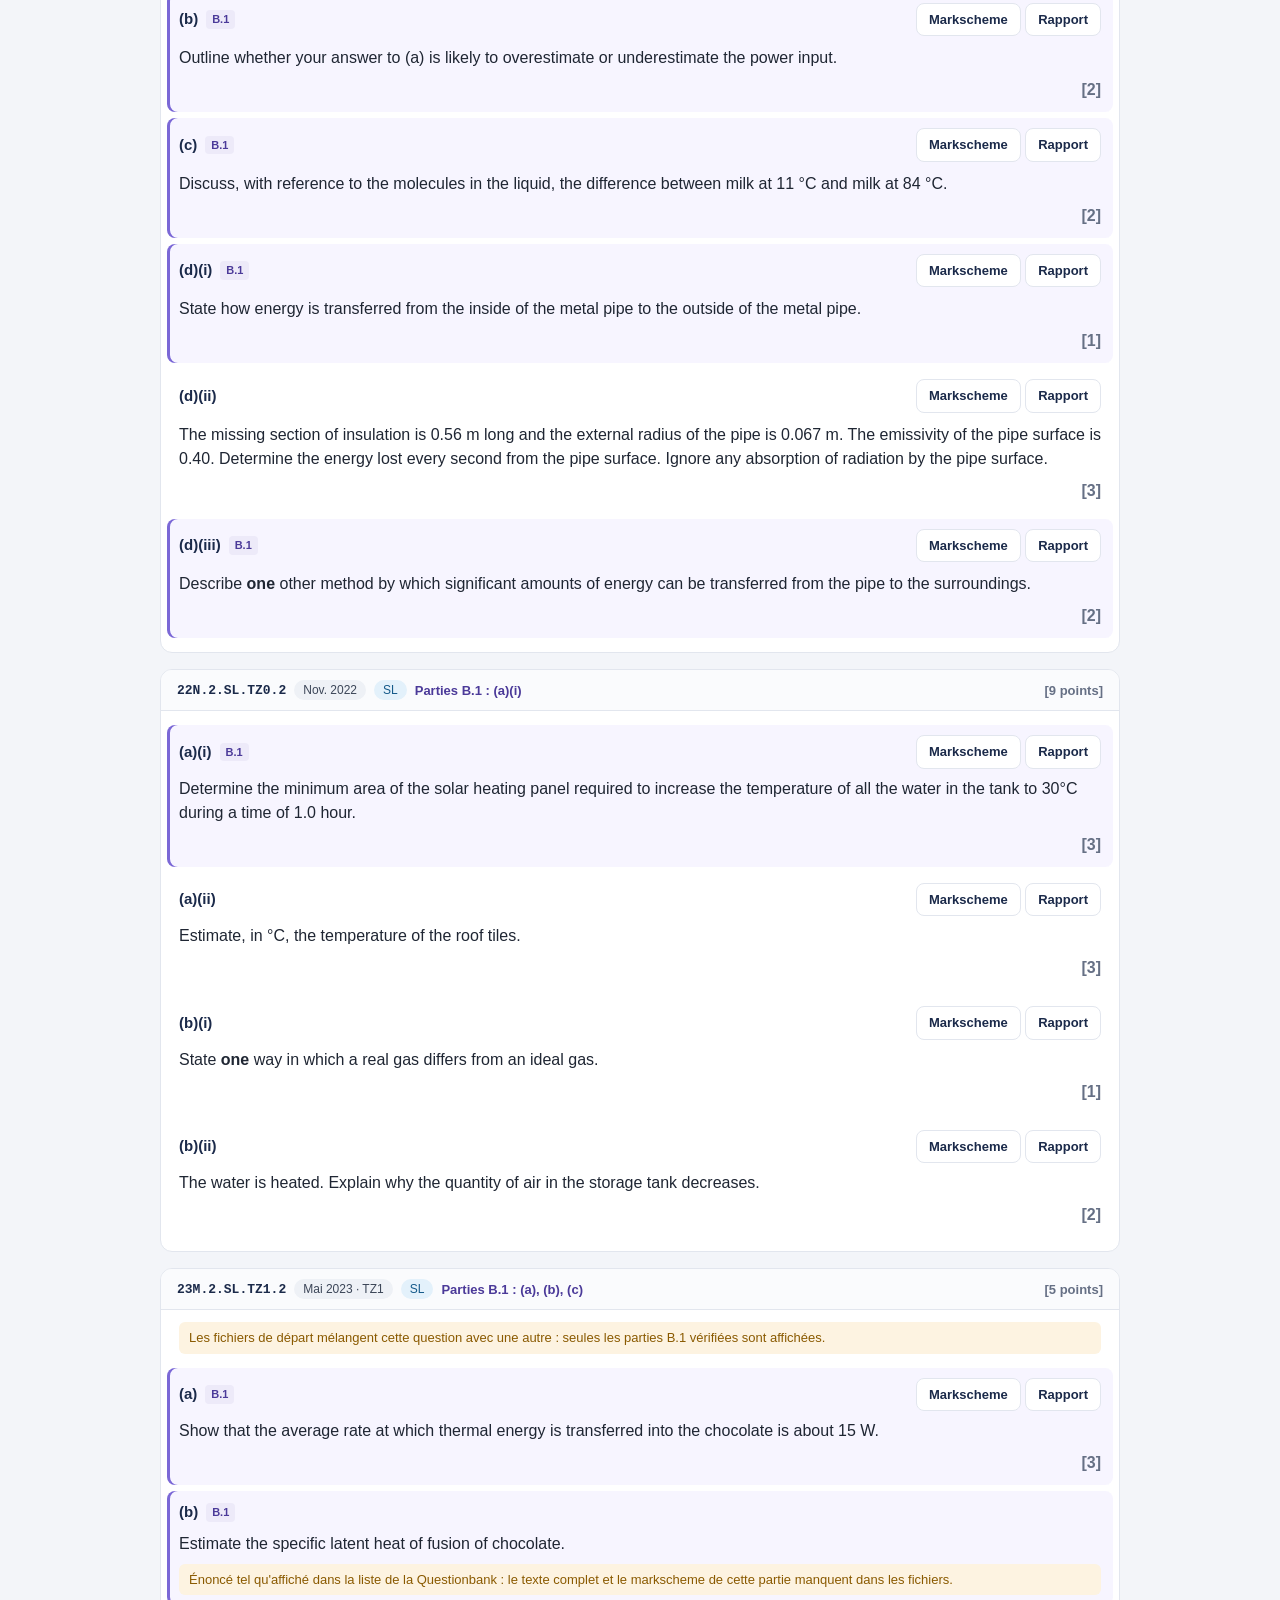
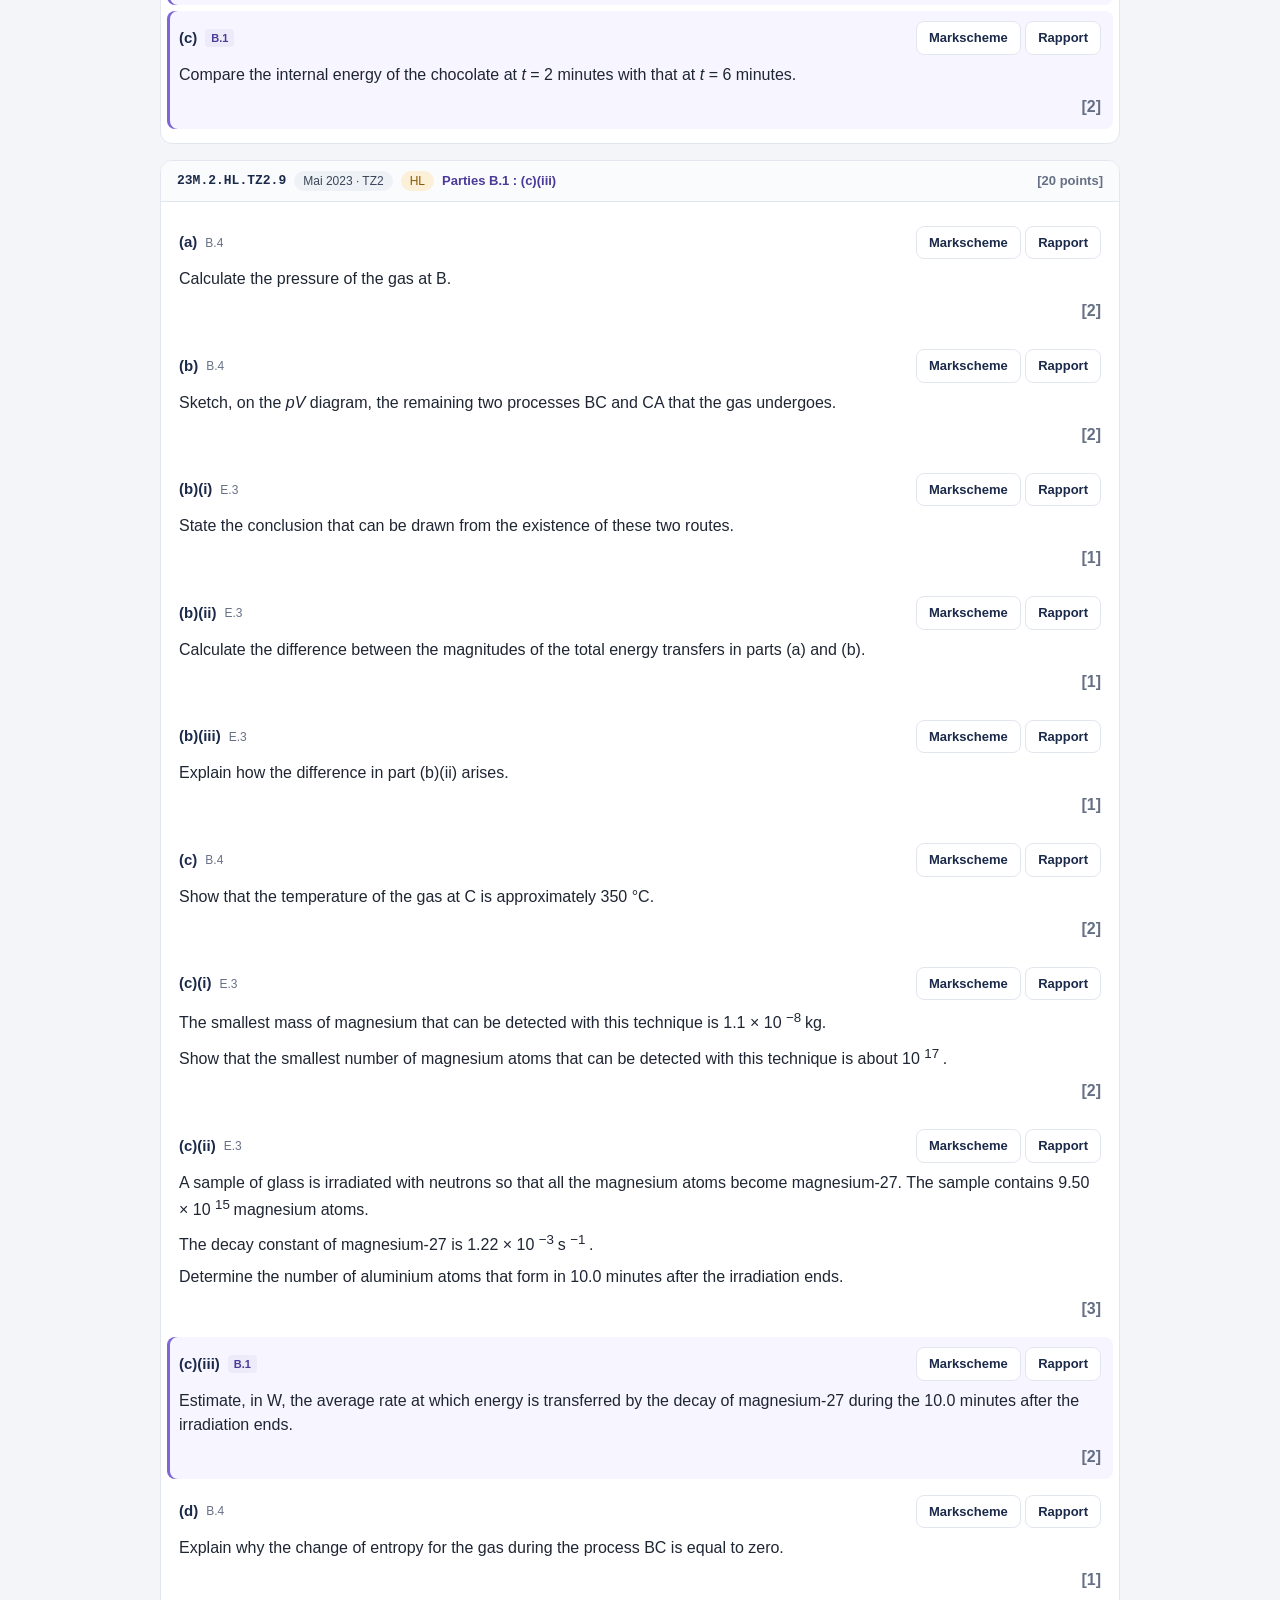
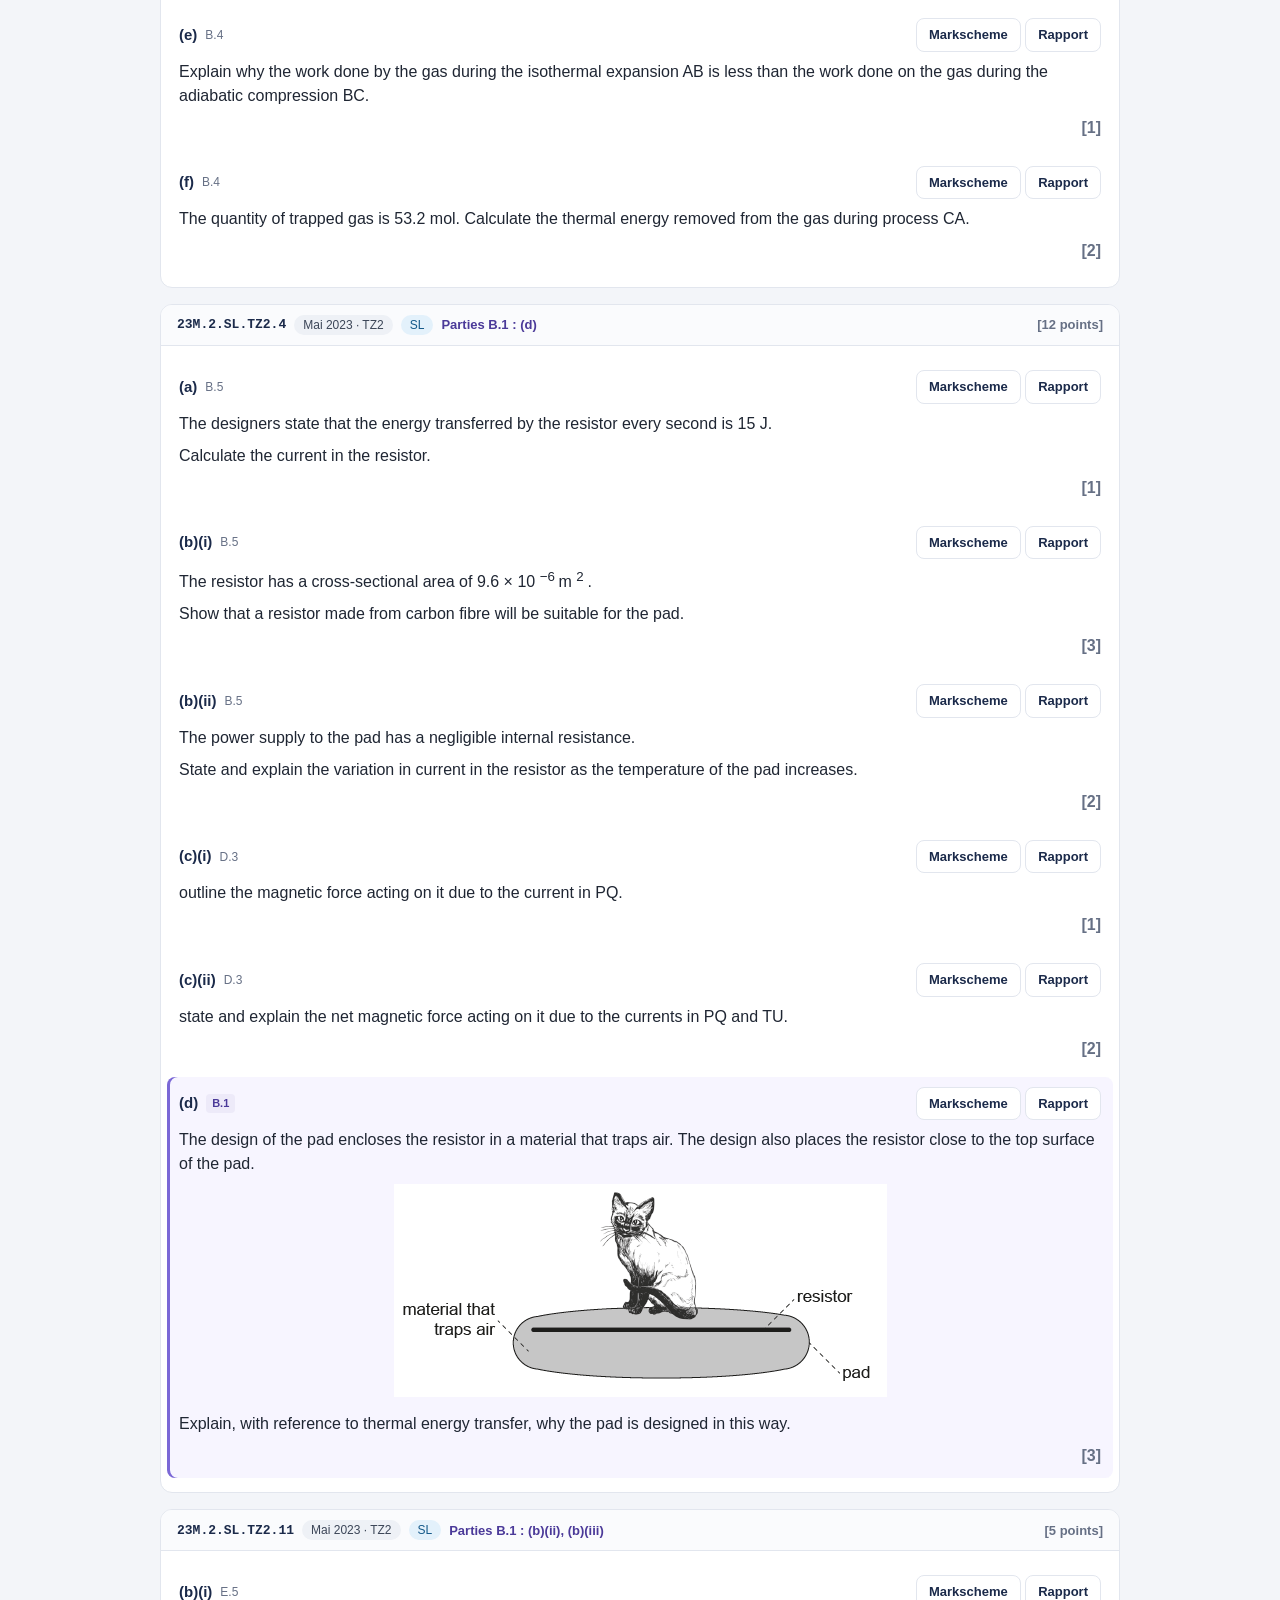
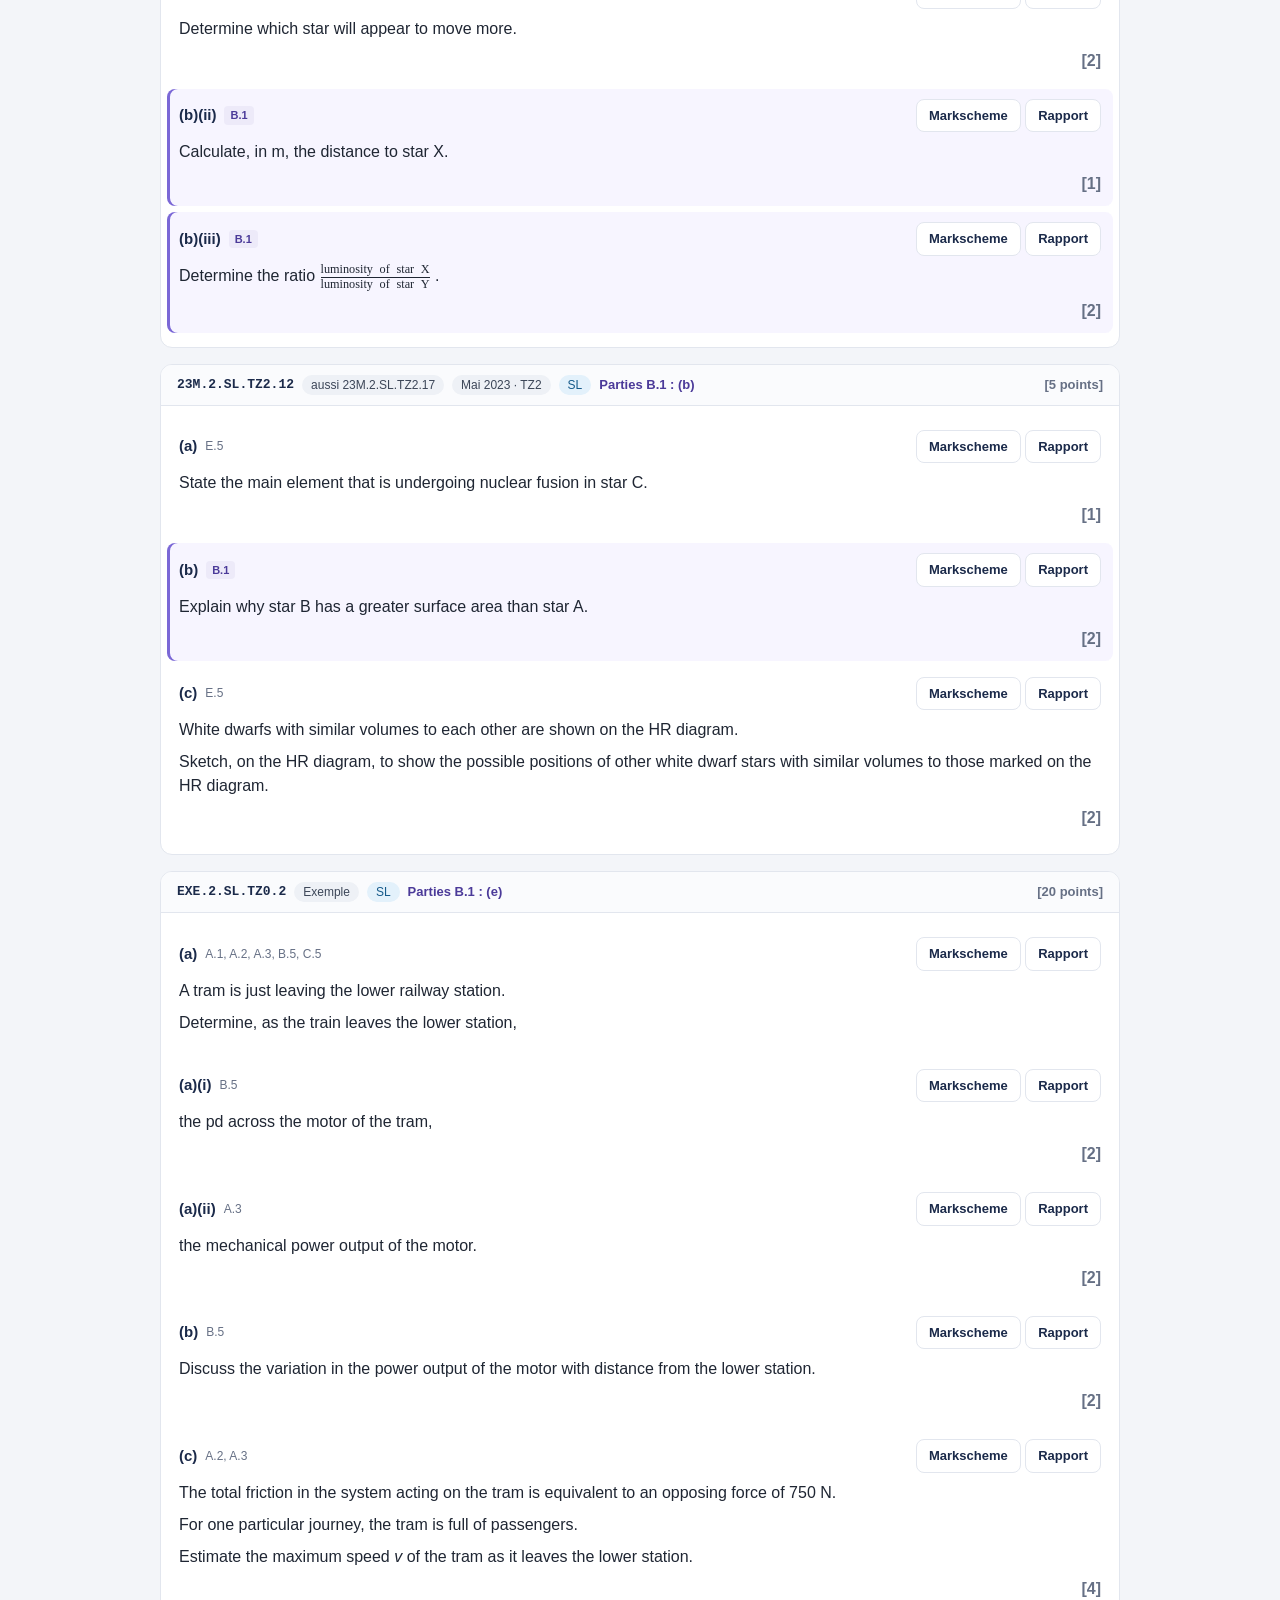
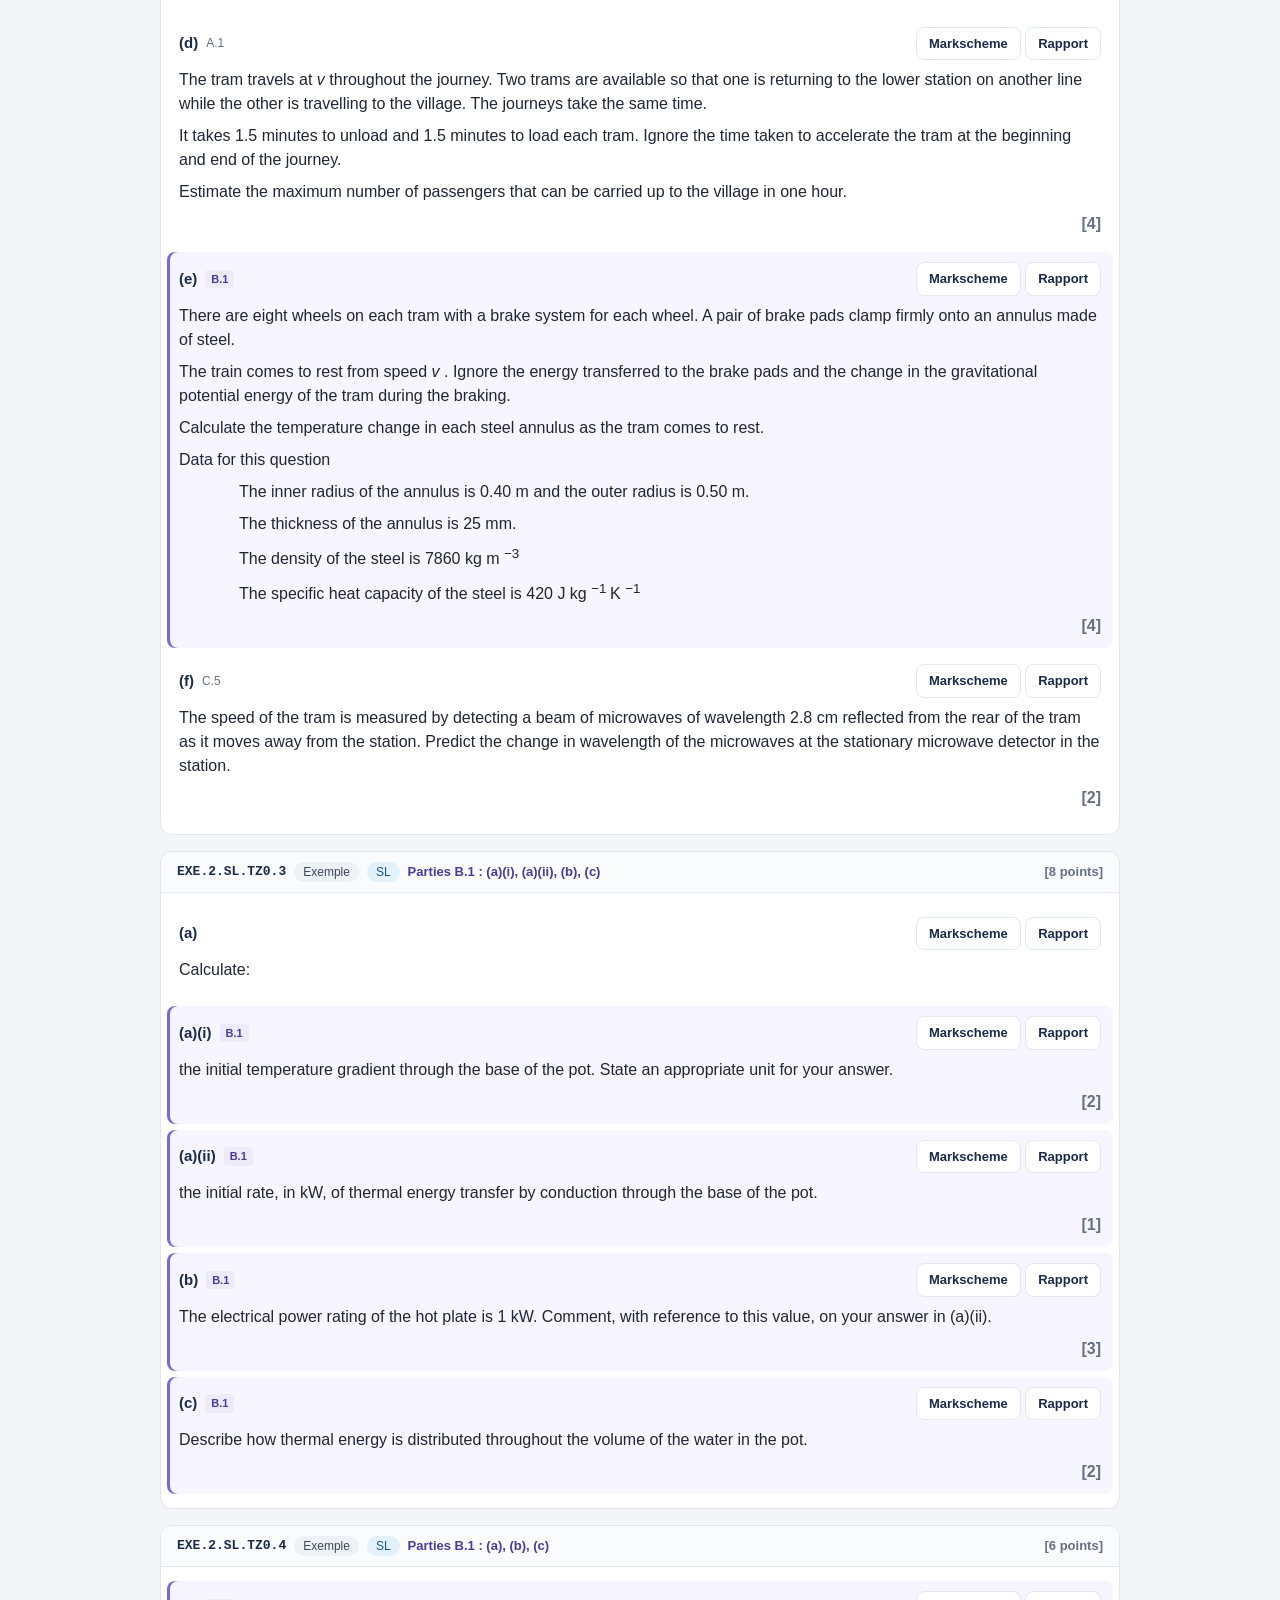
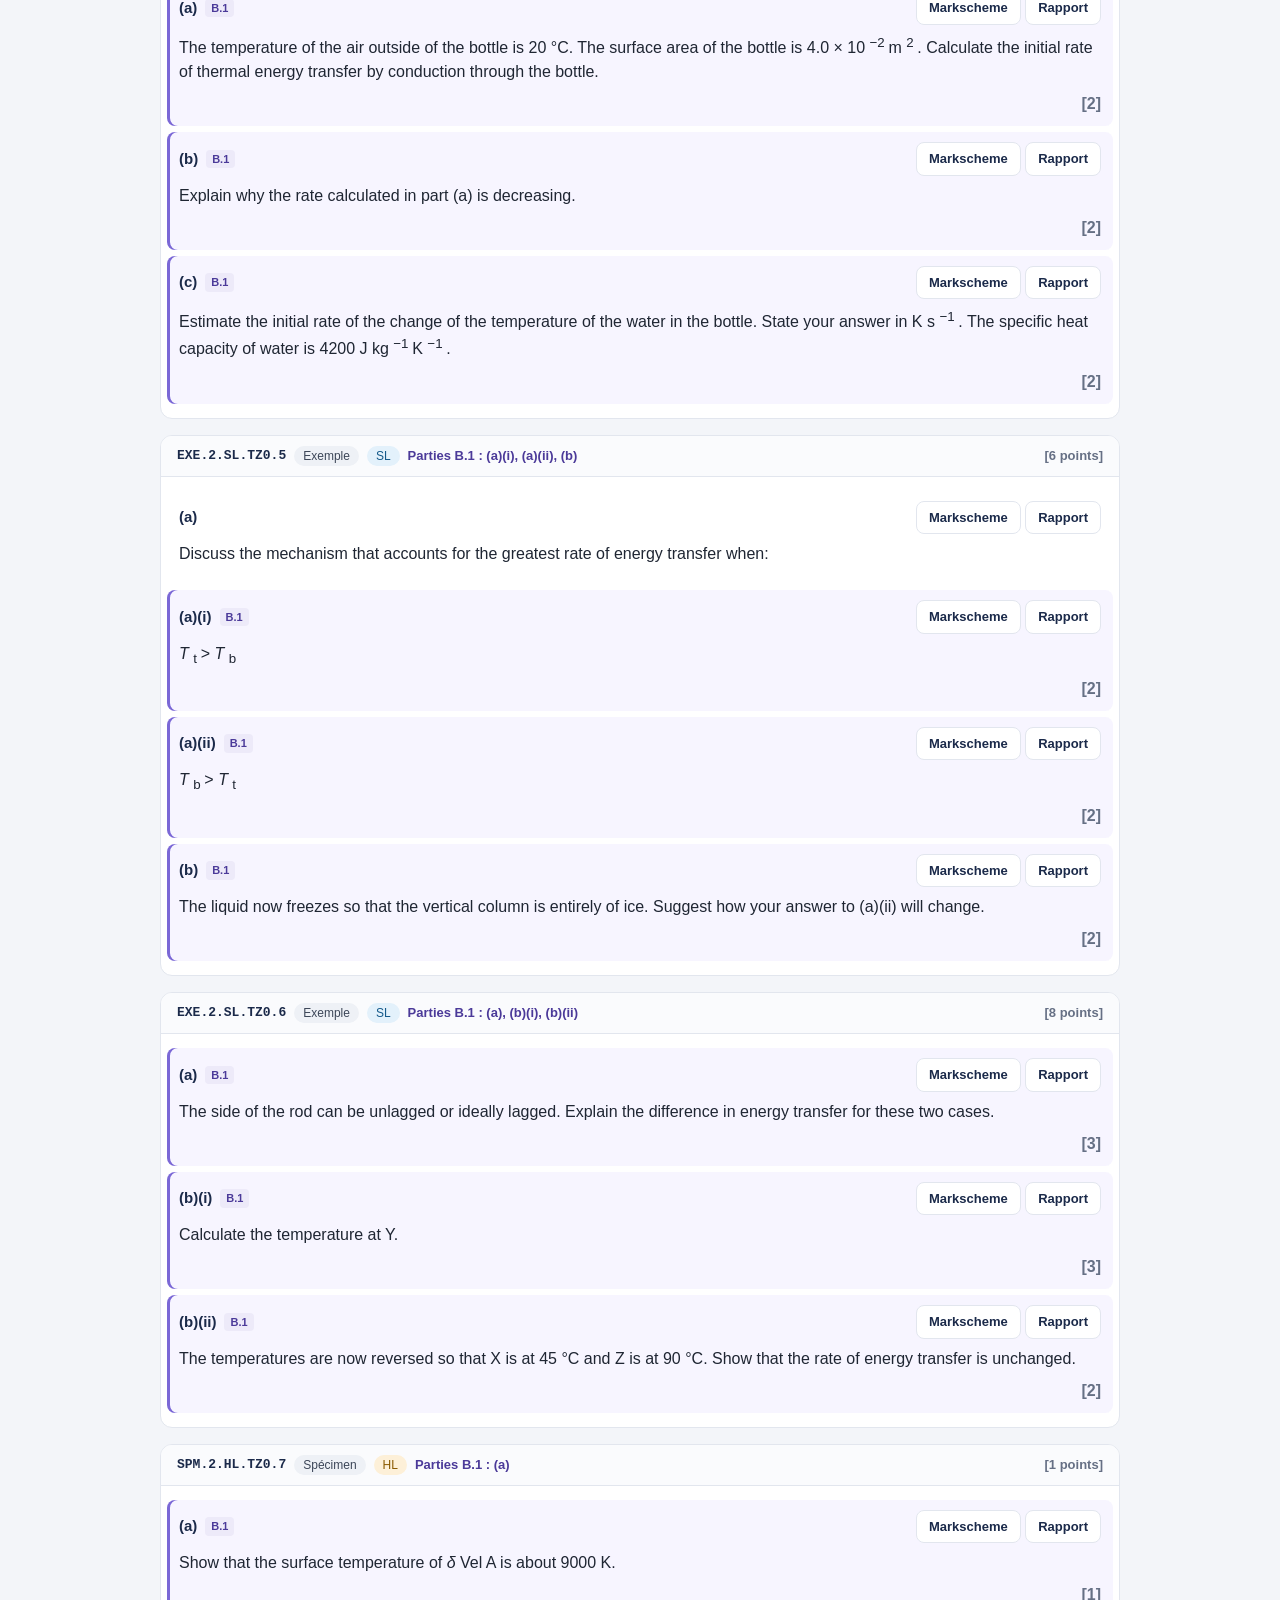
<file: b1-paper2.html>
<!doctype html>
<html lang="fr">
<head>
  <meta charset="utf-8">
  <meta name="viewport" content="width=device-width, initial-scale=1">
  <title>B.1 Paper 2</title>
  <link rel="icon" href="data:image/svg+xml,%3Csvg xmlns=%22http://www.w3.org/2000/svg%22 viewBox=%220 0 32 32%22%3E%3Crect width=%2232%22 height=%2232%22 rx=%227%22 fill=%22%231b2a4a%22/%3E%3Ctext x=%2216%22 y=%2222%22 font-size=%2215%22 font-family=%22Arial%22 font-weight=%22700%22 fill=%22%23e8a33d%22 text-anchor=%22middle%22%3EIB%3C/text%3E%3C/svg%3E">
  <link rel="stylesheet" href="assets/style.css?v=be7363b9">
  <link rel="stylesheet" href="assets/qcm.css?v=ceab9c3e">
  <link rel="stylesheet" href="assets/subtopic-paper2.css?v=601235e5">
</head>
<body>
  <header class="topbar">
    <div class="brand">
      <span class="brand-mark">P2</span>
      <div>
        <div class="brand-title">B.1 Thermal energy transfers — Paper 2</div>
        <div class="brand-sub">DP Physics · première évaluation 2025</div>
      </div>
    </div>
    <nav class="paper-tabs">
      <a href="b1-paper1a.html">Paper 1A</a>
      <a href="b1-paper2.html" class="active">Paper 2</a>
    </nav>
  </header>

  <main class="qcm-main">
    <section class="filters">
      <input type="search" id="search" placeholder="Rechercher (texte ou identifiant, ex. 22M.2.SL.TZ1.2)…">
      <div class="seg" id="levelSeg">
        <button data-level="" class="active">SL + HL</button>
        <button data-level="SL">SL</button>
        <button data-level="HL">HL</button>
      </div>
      <label class="check"><input type="checkbox" id="onlyHit"> Seulement les parties B.1</label>
      <label class="check"><input type="checkbox" id="allMs"> Afficher tous les markschemes</label>
    </section>
    <div class="stats" id="stats"></div>
    <div id="list" class="list"></div>
  </main>

  <script src="data/b1.js?v=487795c2"></script>
  <script src="assets/subtopic-paper2.js?v=e6651413"></script>
</body>
</html>
</file>
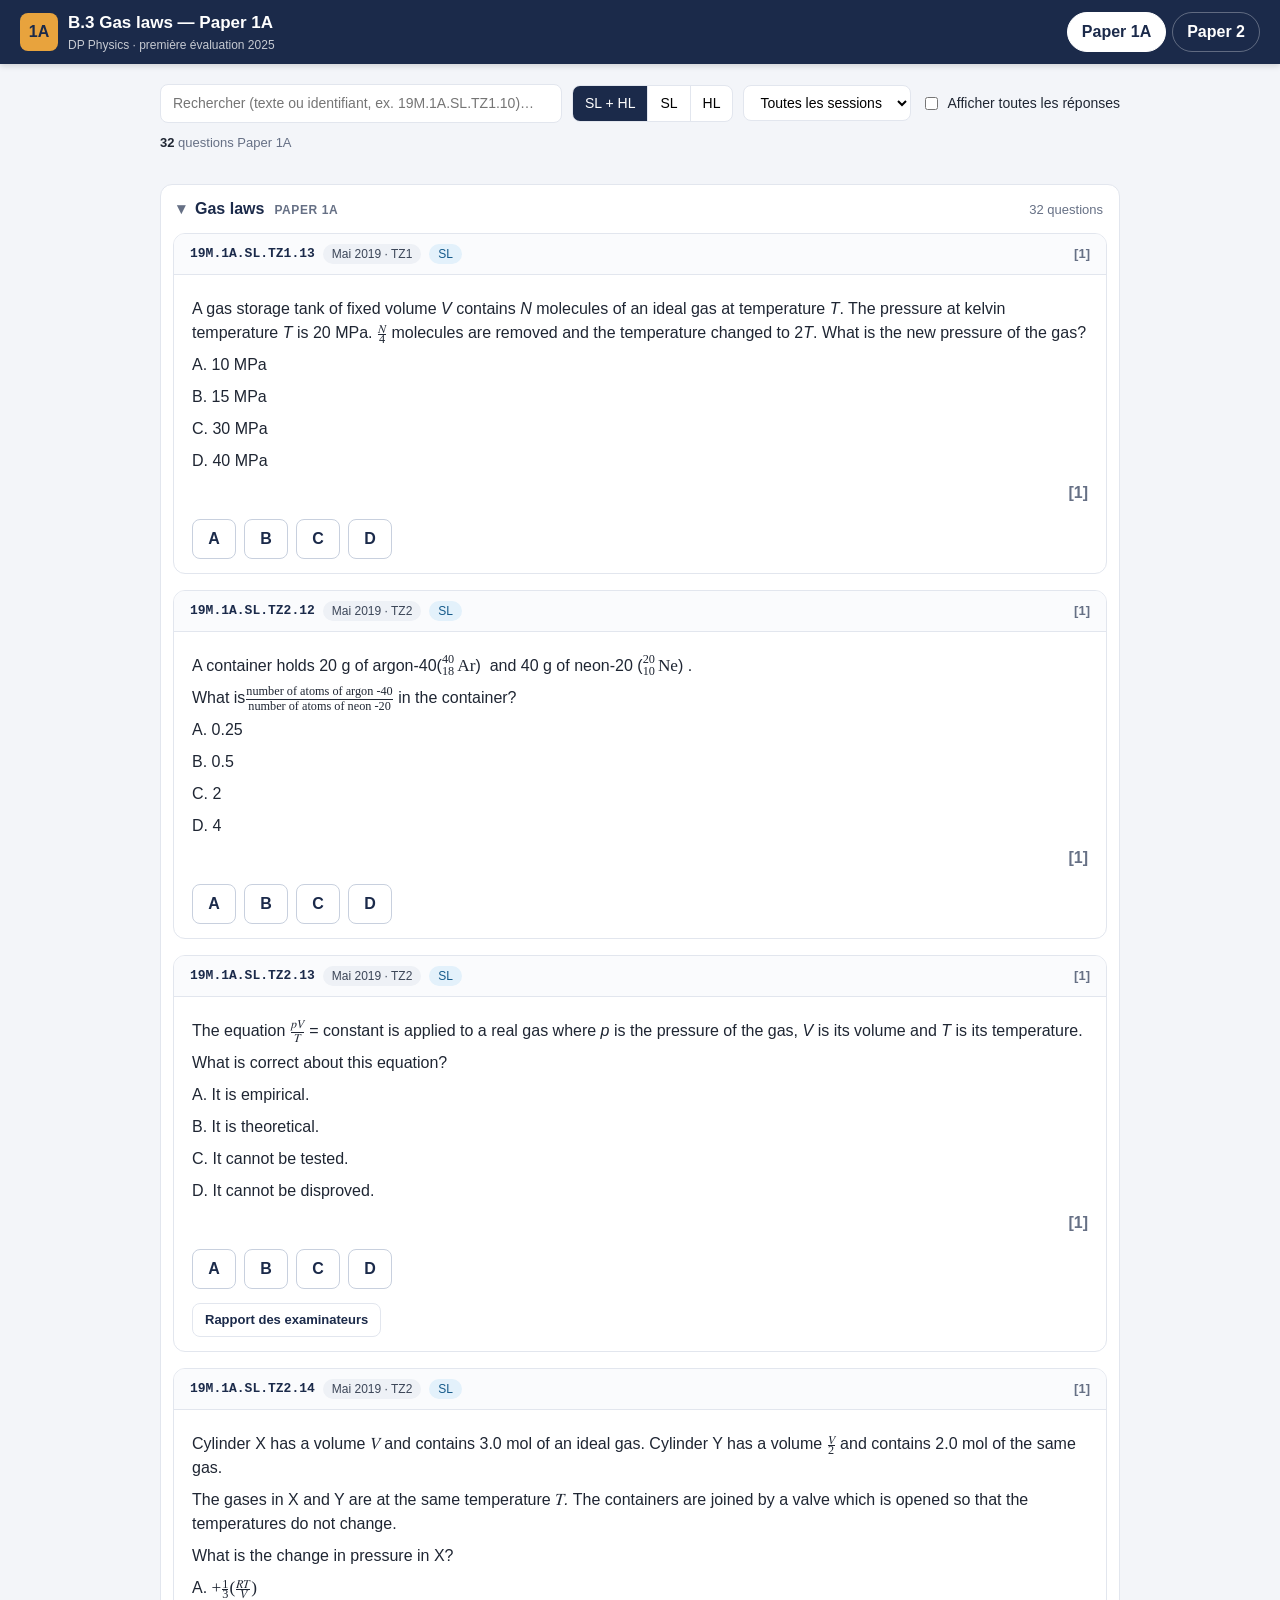
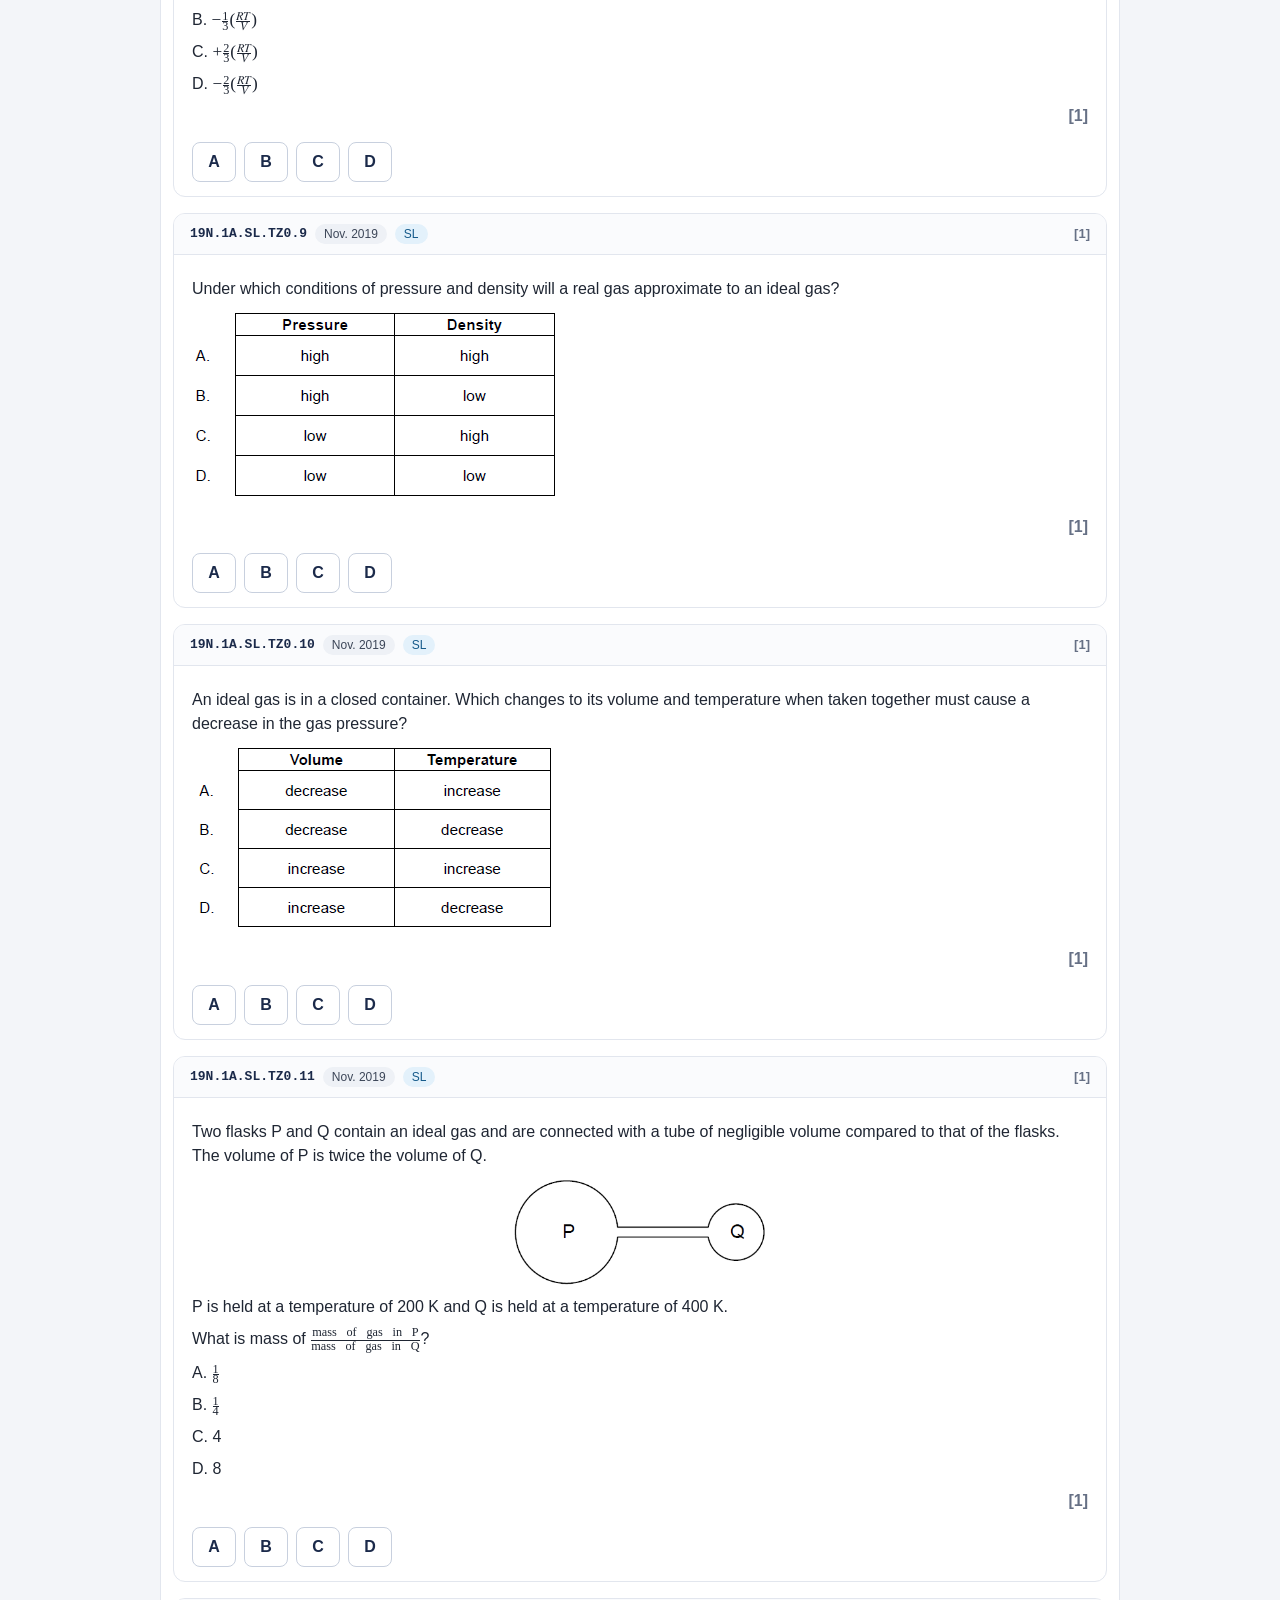
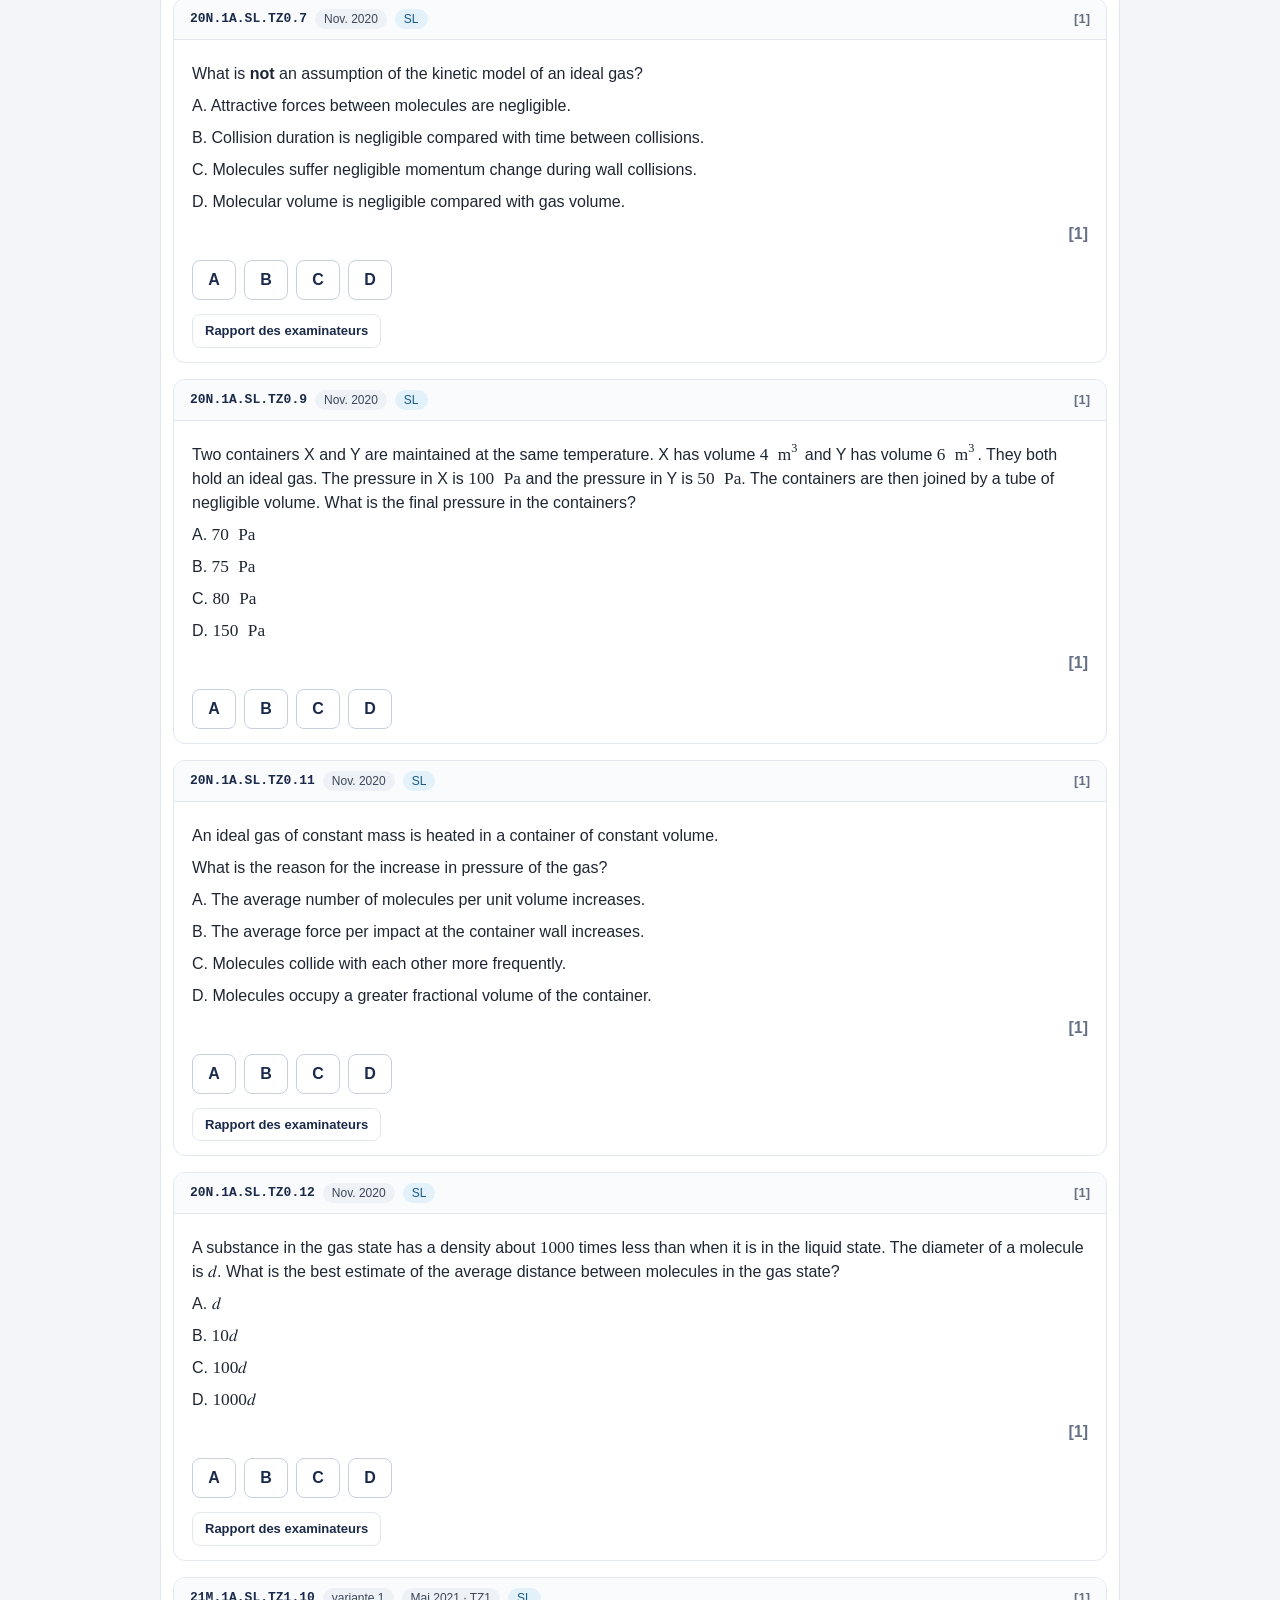
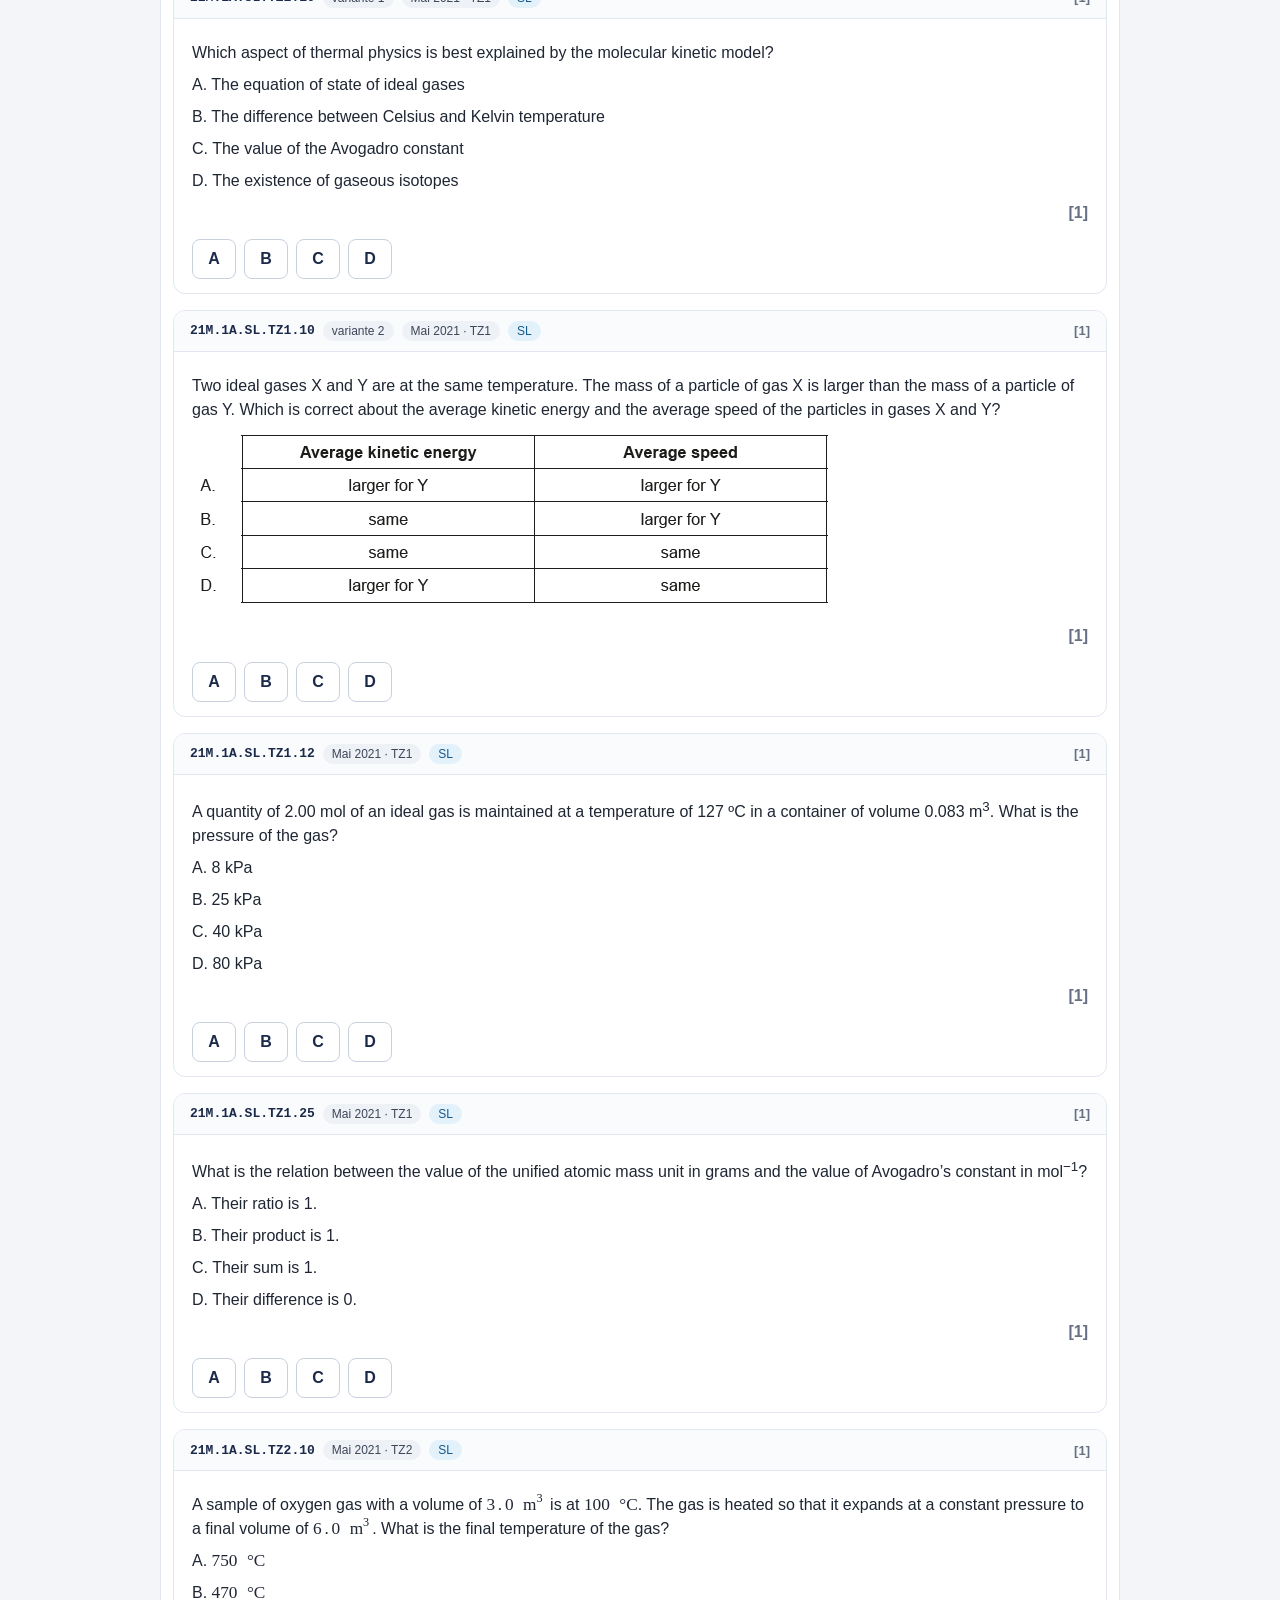
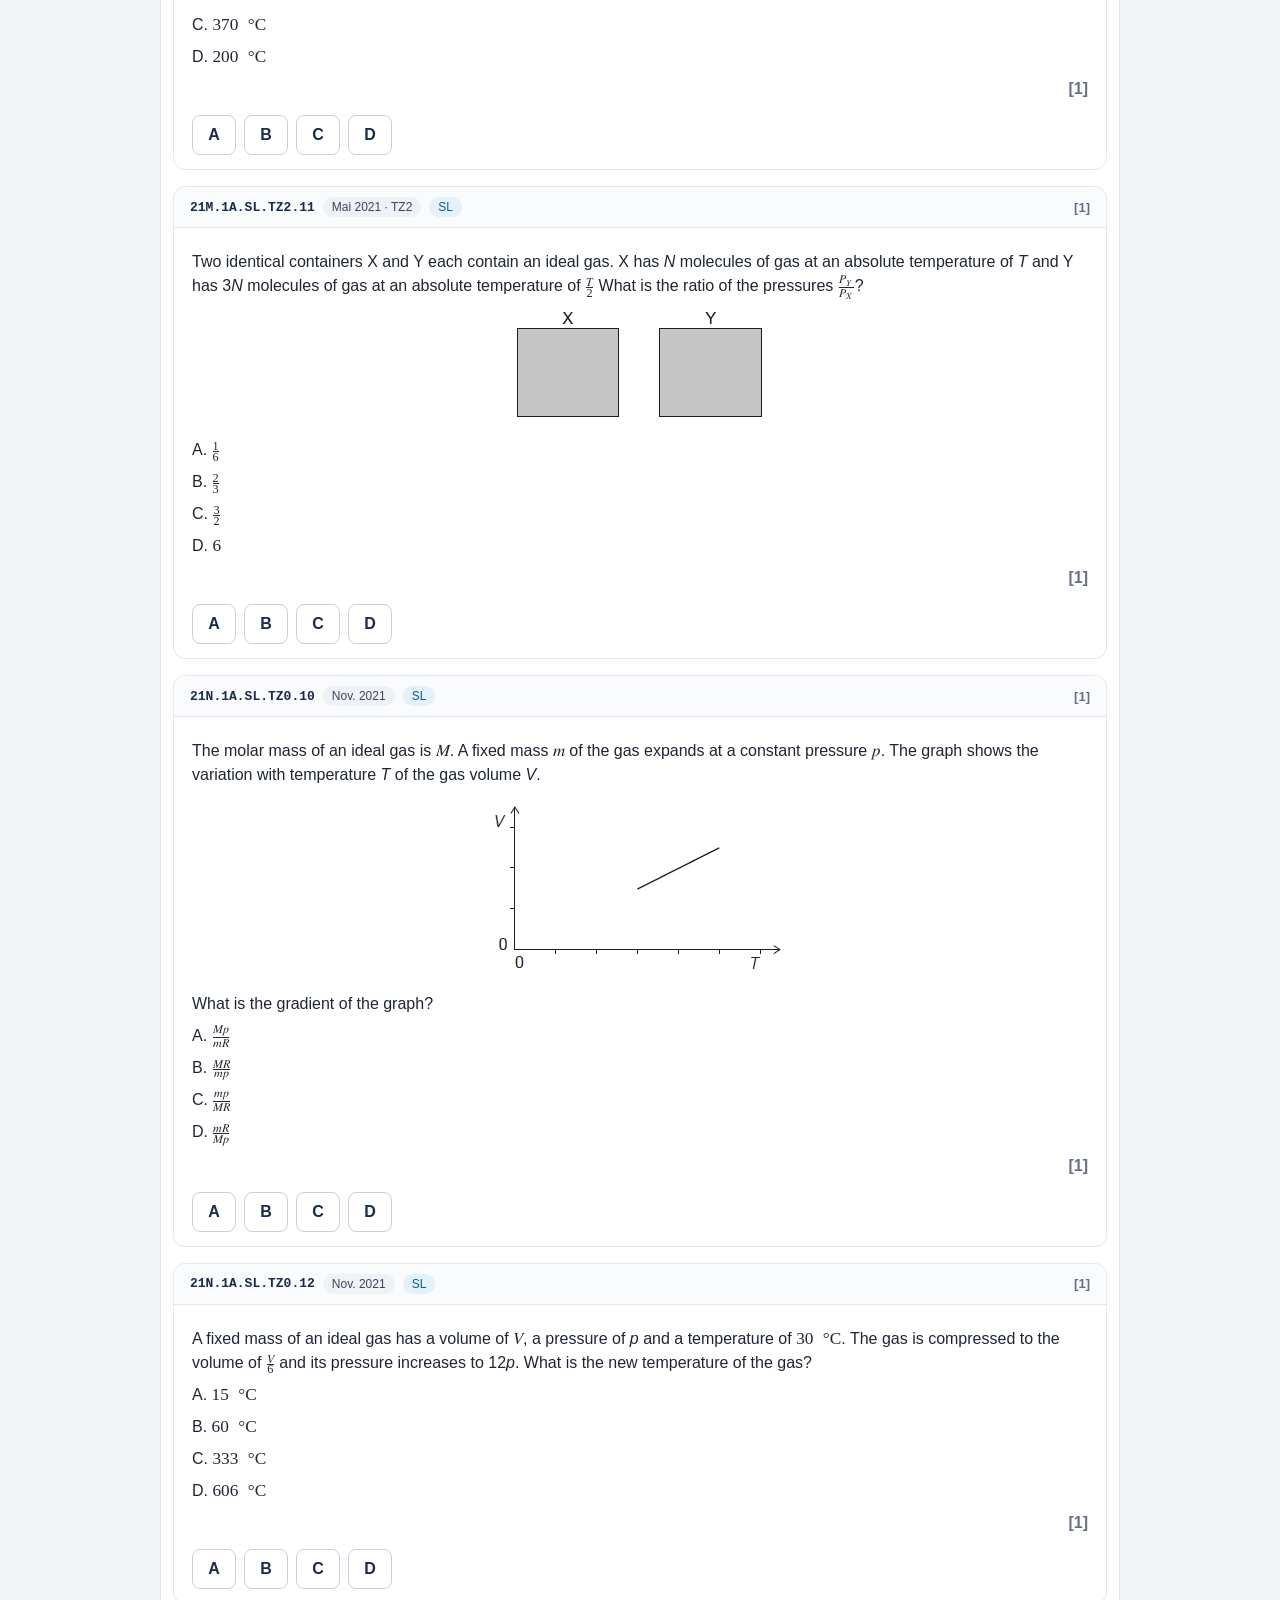
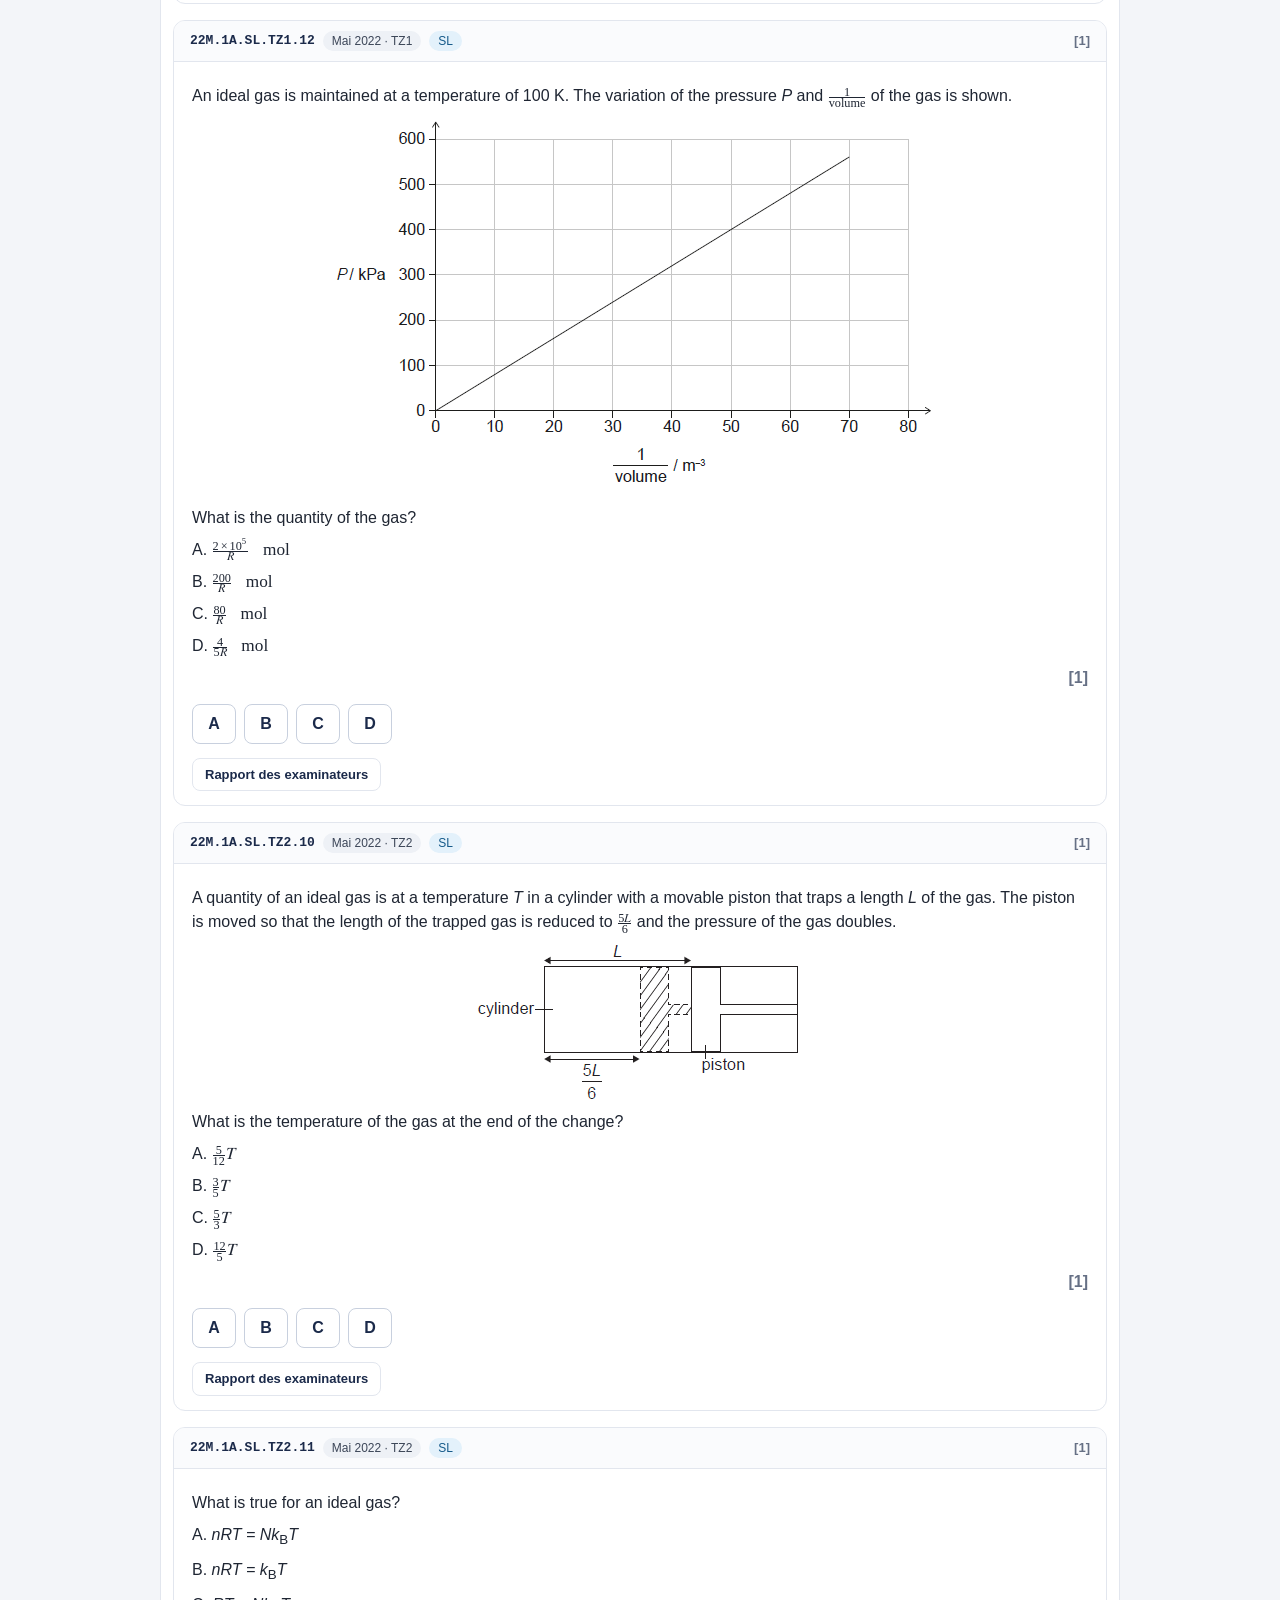
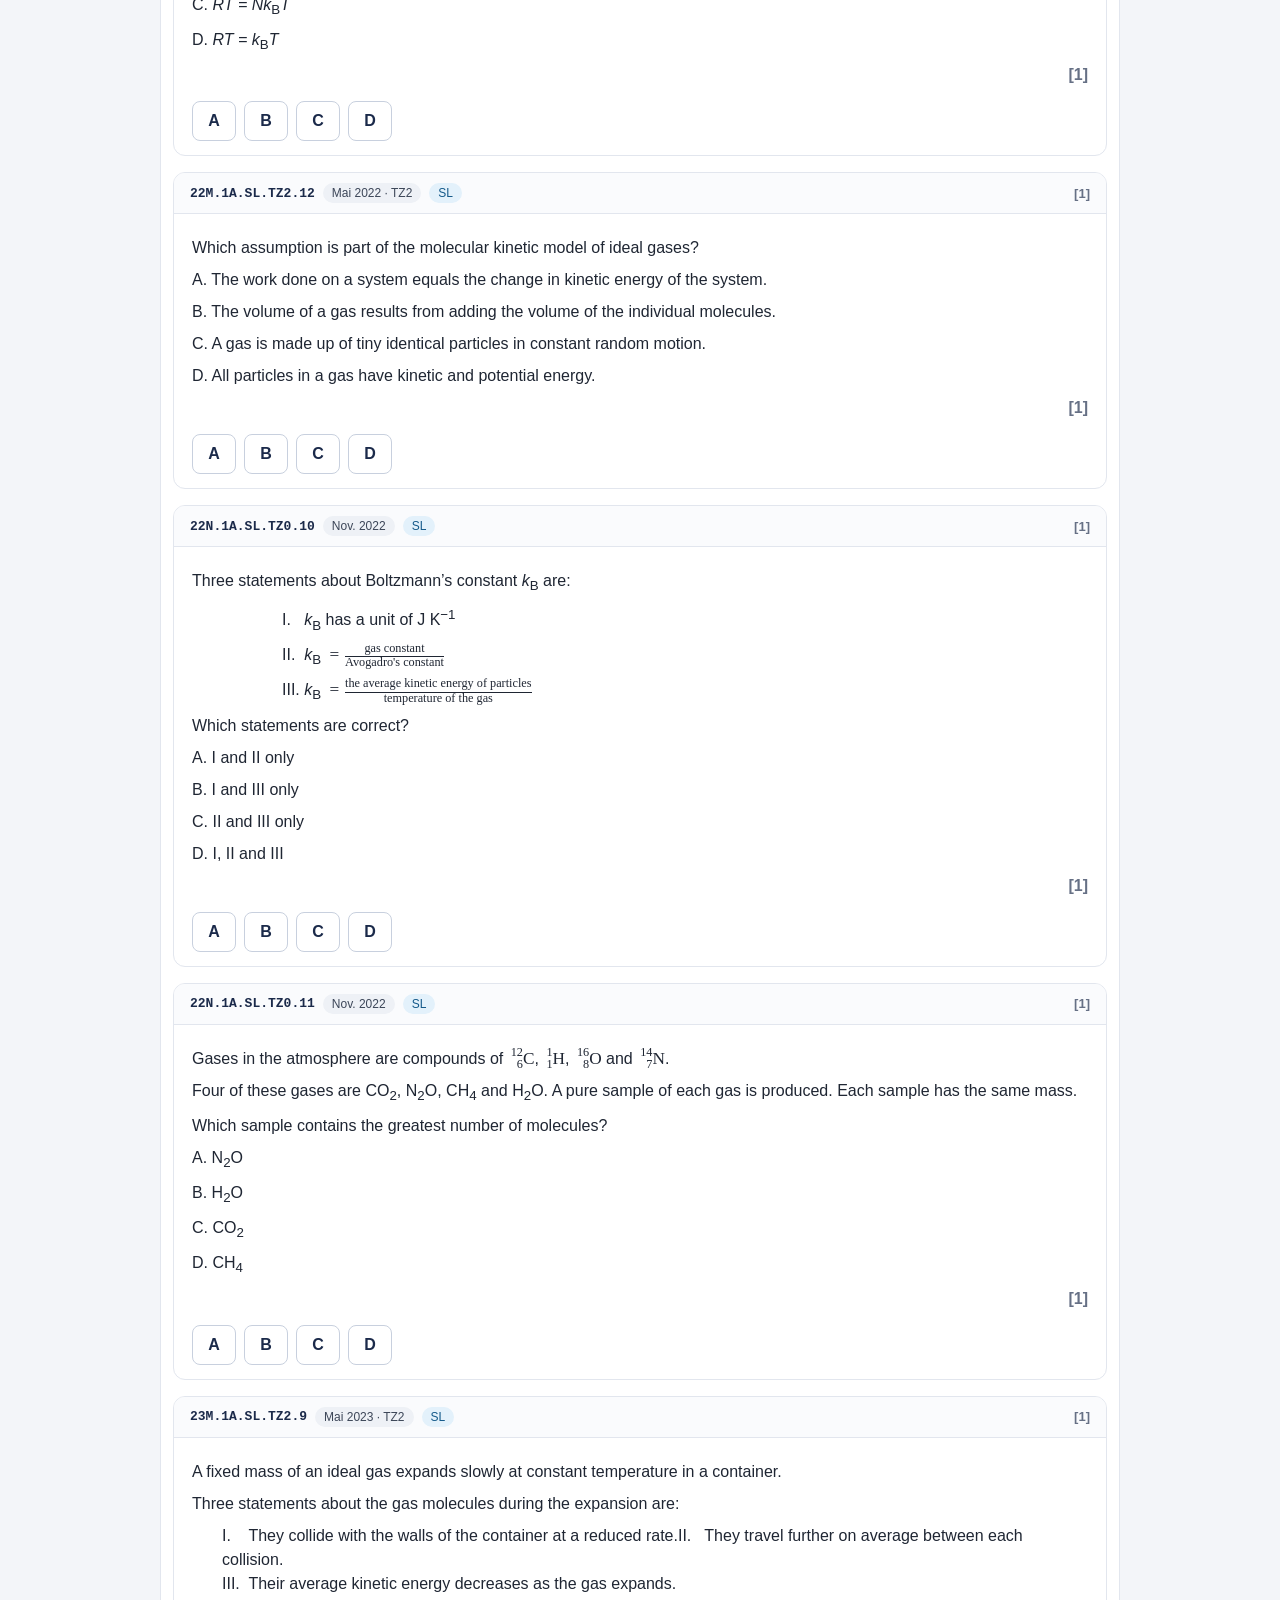
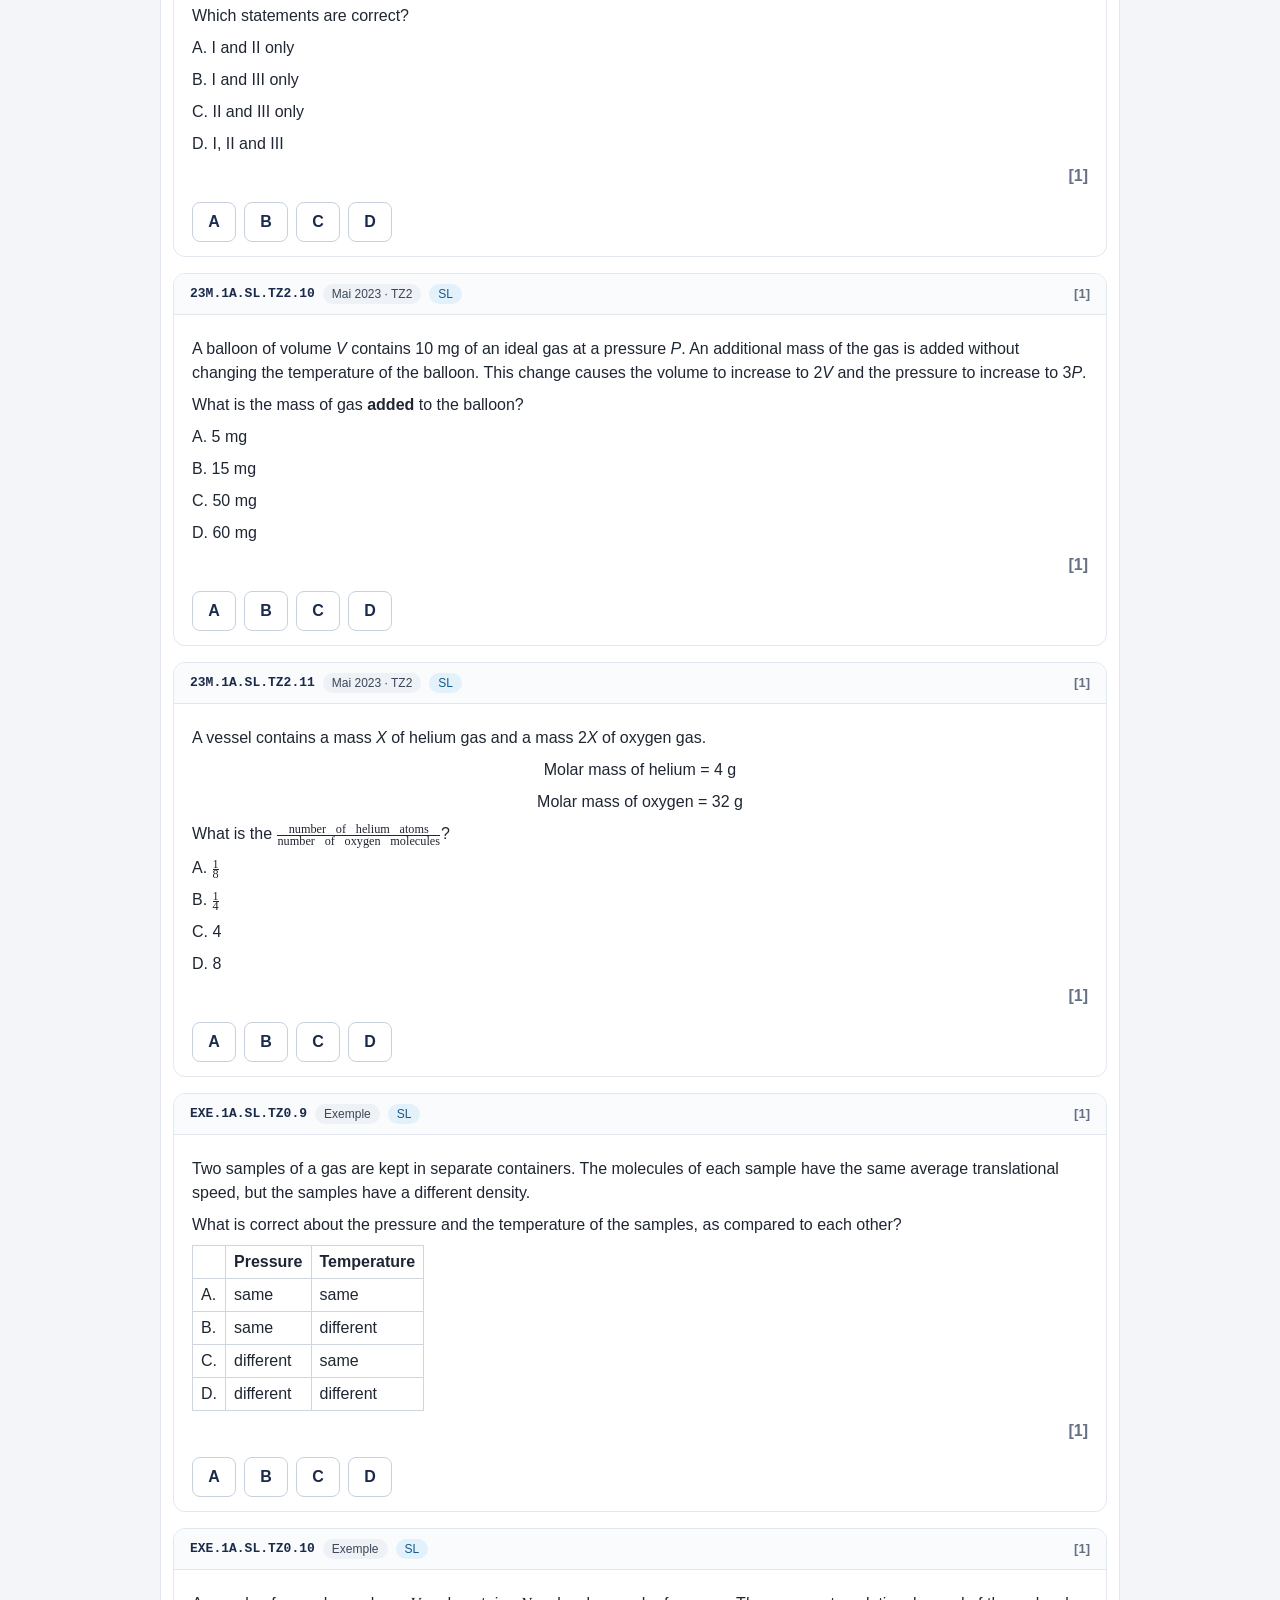
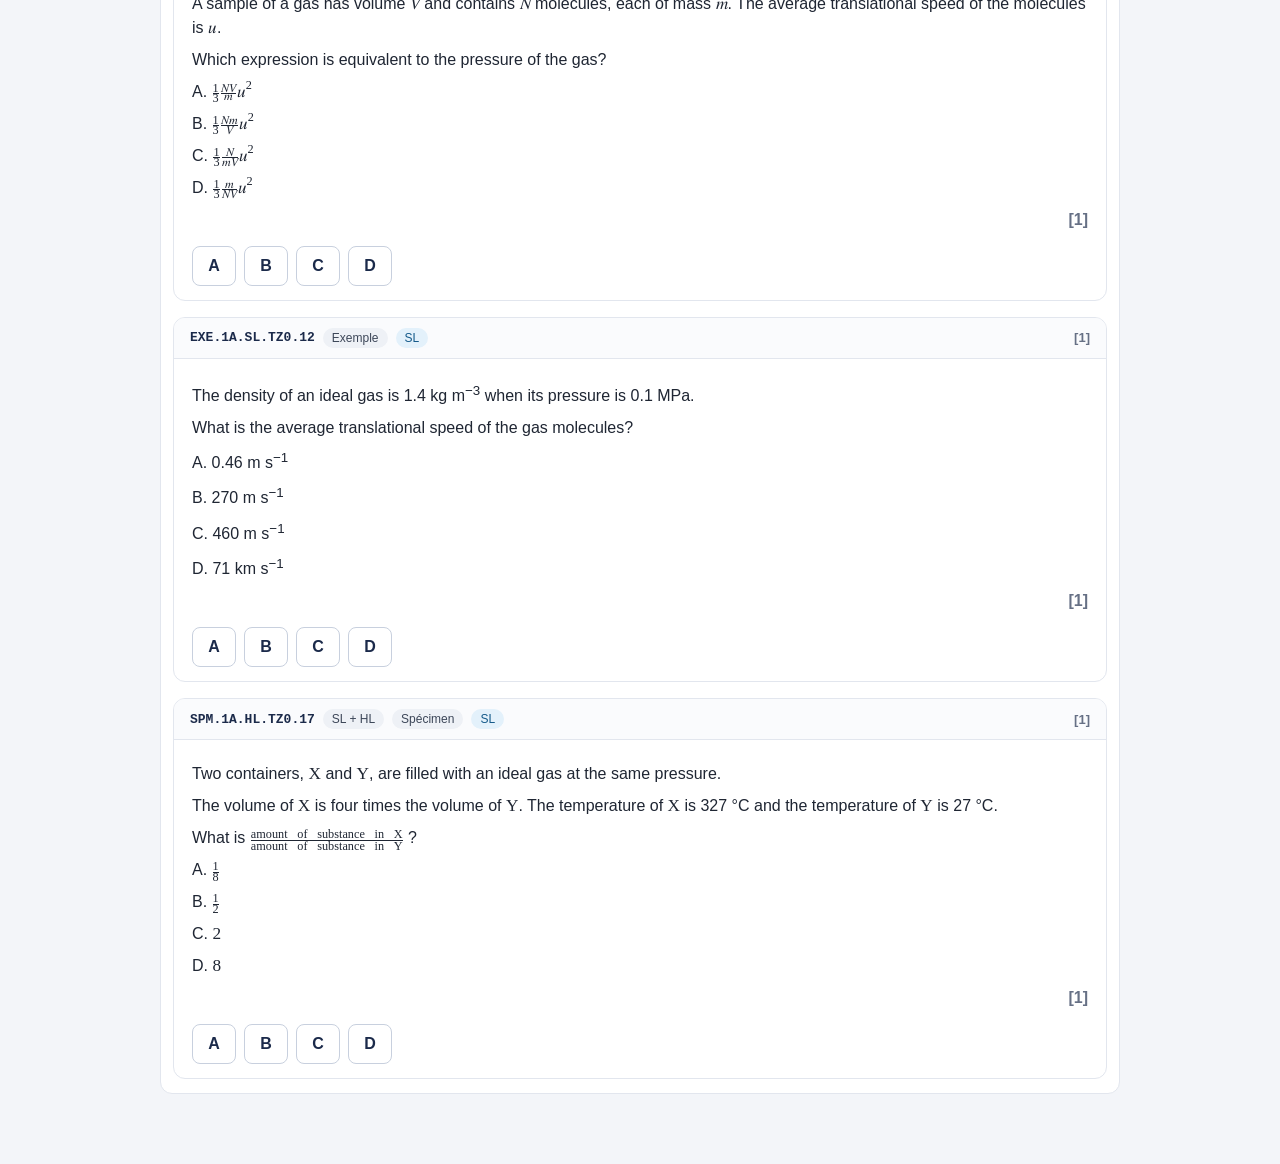
<file: b3-paper1a.html>
<!doctype html>
<html lang="fr">
<head>
  <meta charset="utf-8">
  <meta name="viewport" content="width=device-width, initial-scale=1">
  <title>B.3 Paper 1A</title>
  <link rel="icon" href="data:image/svg+xml,%3Csvg xmlns=%22http://www.w3.org/2000/svg%22 viewBox=%220 0 32 32%22%3E%3Crect width=%2232%22 height=%2232%22 rx=%227%22 fill=%22%231b2a4a%22/%3E%3Ctext x=%2216%22 y=%2222%22 font-size=%2215%22 font-family=%22Arial%22 font-weight=%22700%22 fill=%22%23e8a33d%22 text-anchor=%22middle%22%3EIB%3C/text%3E%3C/svg%3E">
  <link rel="stylesheet" href="assets/style.css?v=be7363b9">
  <link rel="stylesheet" href="assets/qcm.css?v=ceab9c3e">
</head>
<body>
  <header class="topbar">
    <div class="brand">
      <span class="brand-mark">1A</span>
      <div>
        <div class="brand-title">B.3 Gas laws — Paper 1A</div>
        <div class="brand-sub">DP Physics · première évaluation 2025</div>
      </div>
    </div>
    <nav class="paper-tabs">
      <a href="b3-paper1a.html" class="active">Paper 1A</a>
      <a href="b3-paper2.html">Paper 2</a>
    </nav>
  </header>

  <main class="qcm-main">
    <section class="filters">
      <input type="search" id="search" placeholder="Rechercher (texte ou identifiant, ex. 19M.1A.SL.TZ1.10)…">
      <div class="seg" id="levelSeg">
        <button data-level="" class="active">SL + HL</button>
        <button data-level="SL">SL</button>
        <button data-level="HL">HL</button>
      </div>
      <select id="session"><option value="">Toutes les sessions</option></select>
      <label class="check"><input type="checkbox" id="showAnswers"> Afficher toutes les réponses</label>
    </section>
    <div class="stats" id="stats"></div>
    <nav class="toc" id="toc"></nav>
    <div id="sections"></div>
    <div id="loading" class="loading">Chargement des questions…</div>
  </main>

  <script src="data/syllabus.js?v=e2394161"></script>
  <script src="data/b3.js?v=54af56a5"></script>
  <script>
    // QCM du sous-thème B.3, issus de l'export dédié B3_Gas_laws_questions.json
    window.QCM_PAGE = { title: QB_SUB.title, questions: QB_SUB.p1a };
  </script>
  <script src="assets/qcm.js?v=f79c5c94"></script>
</body>
</html>
</file>
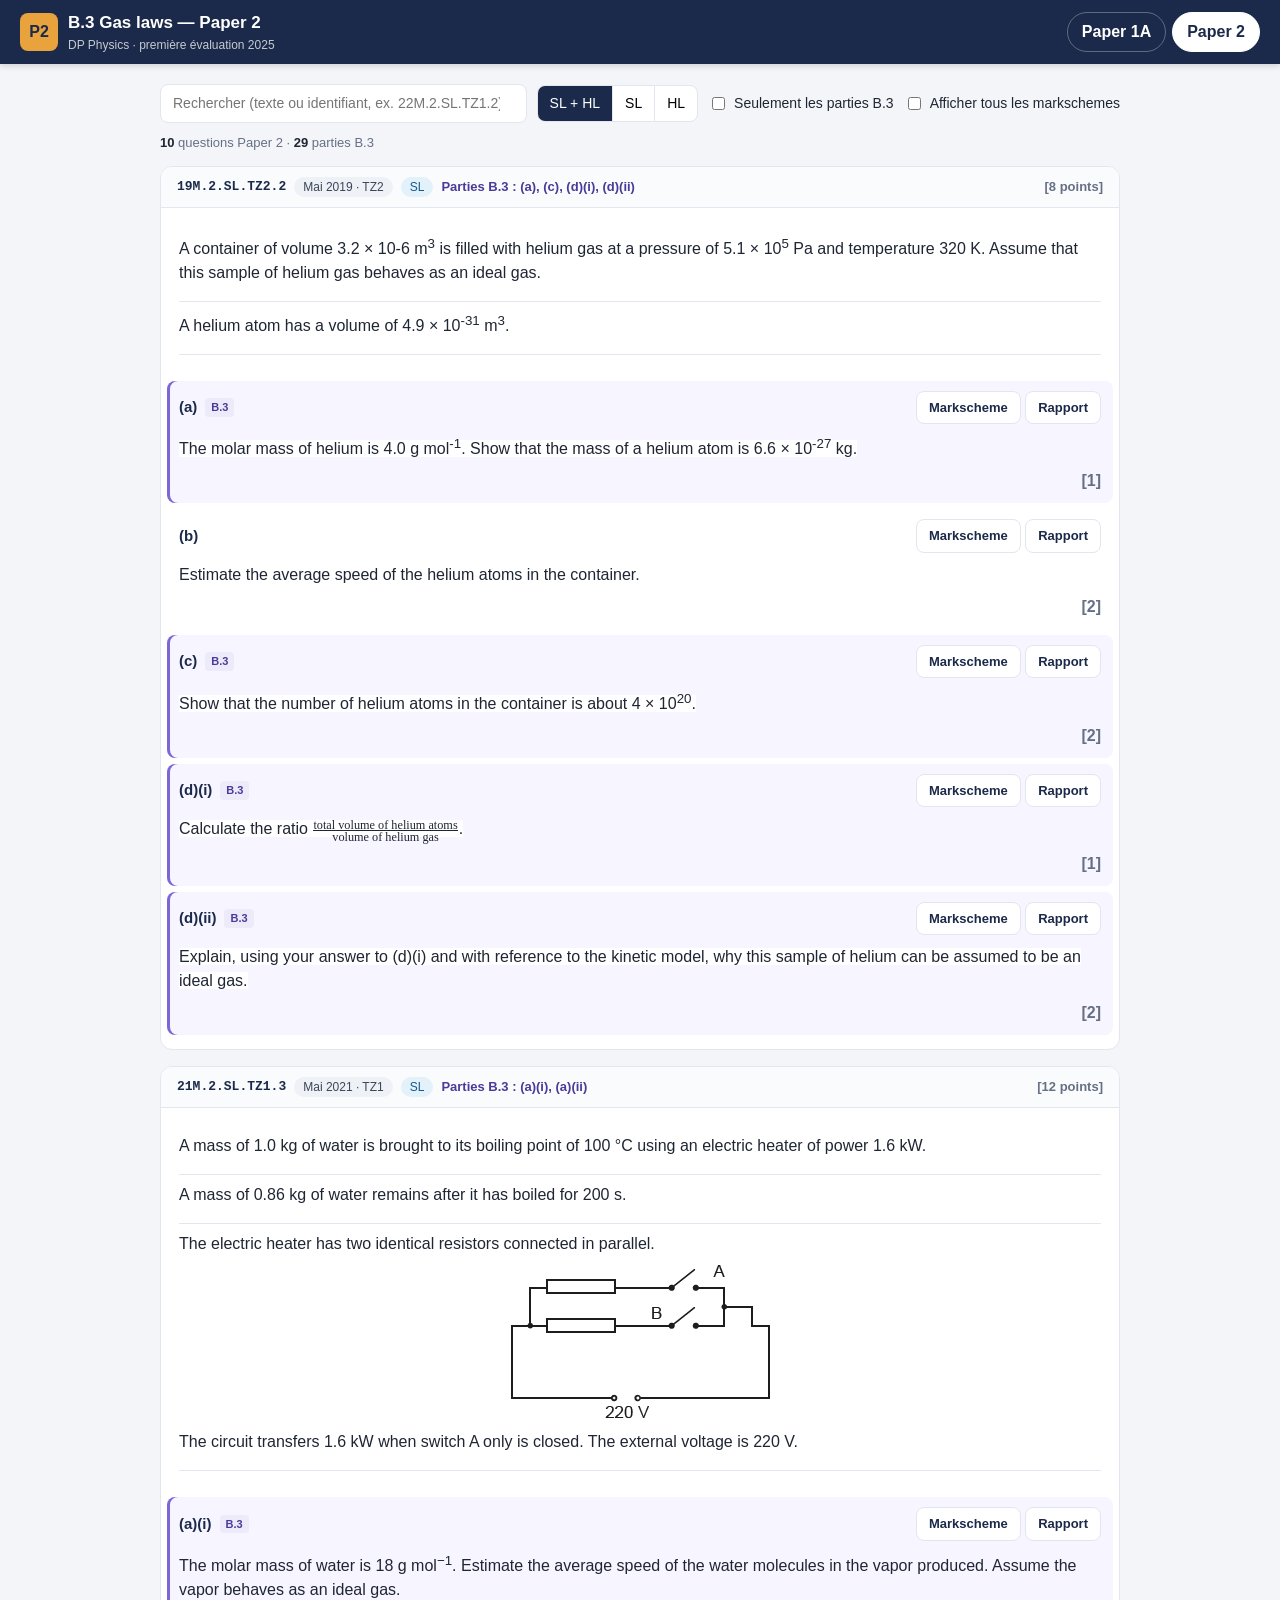
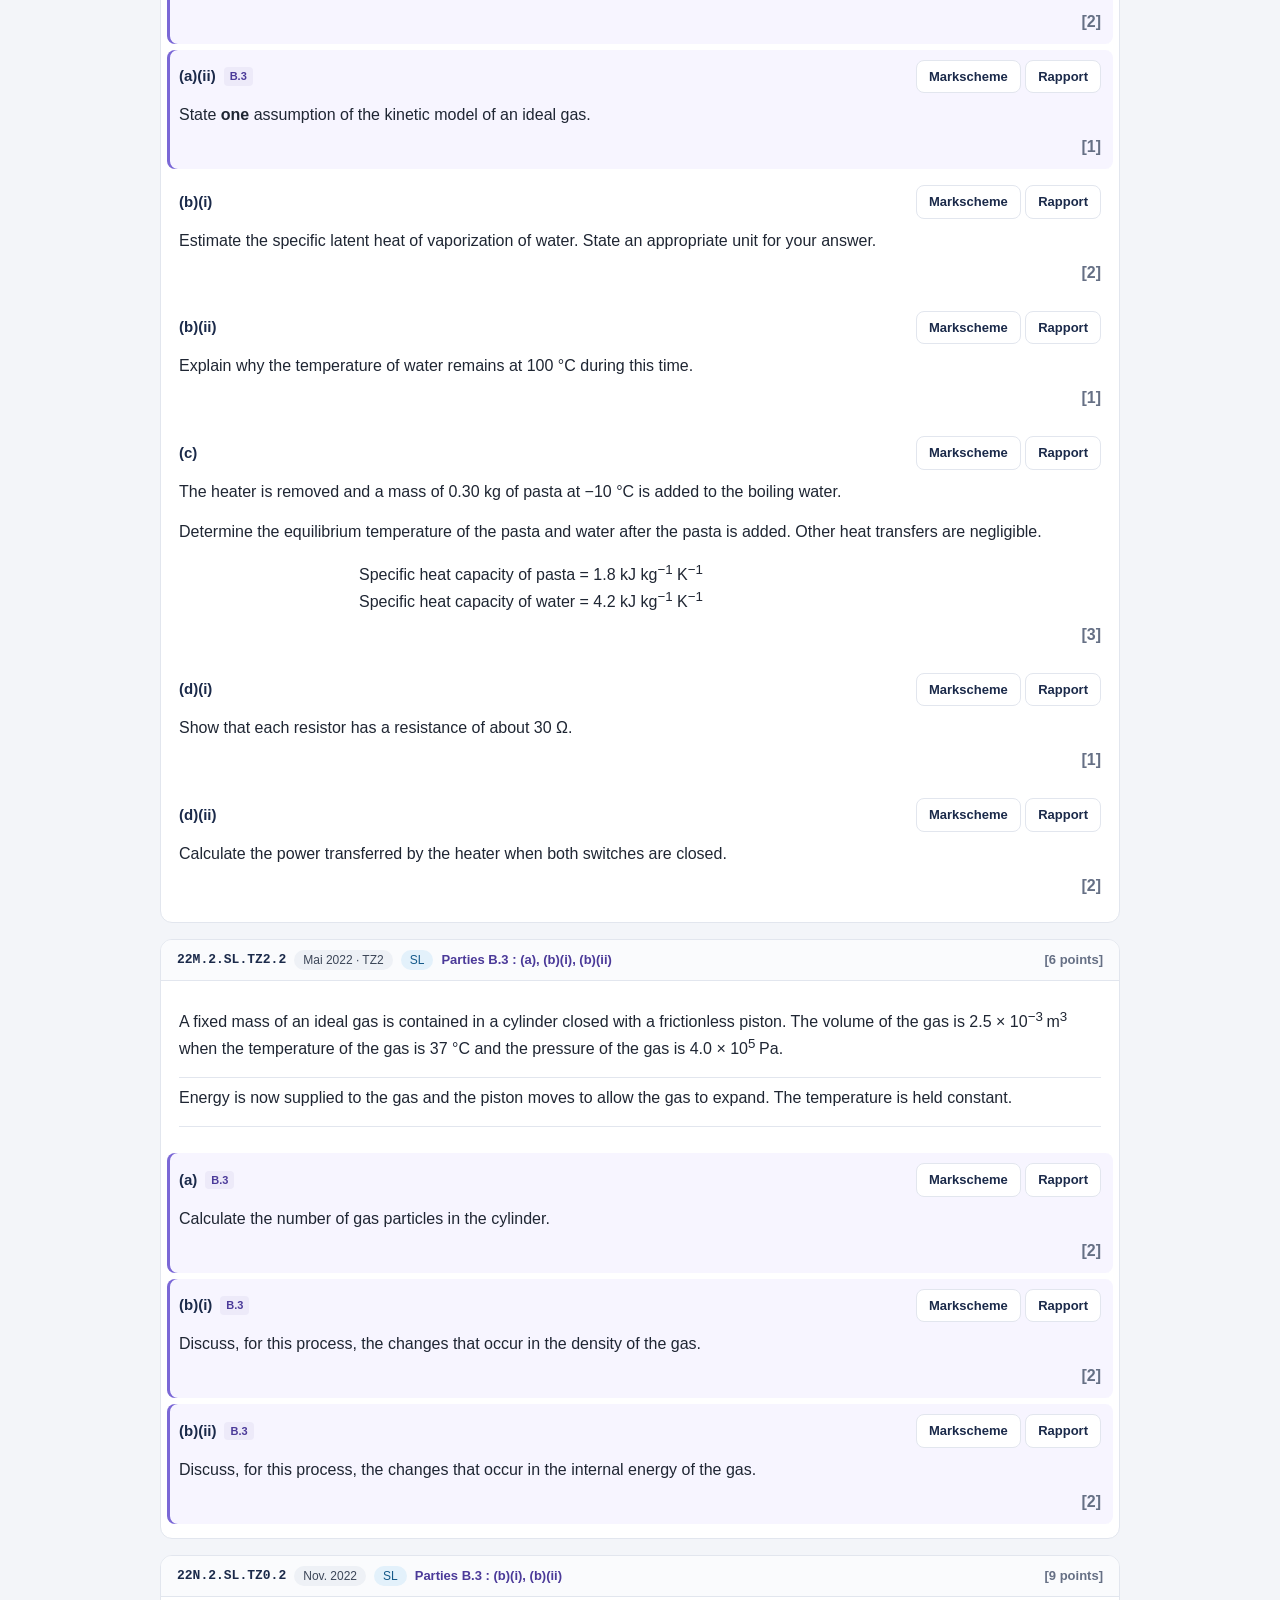
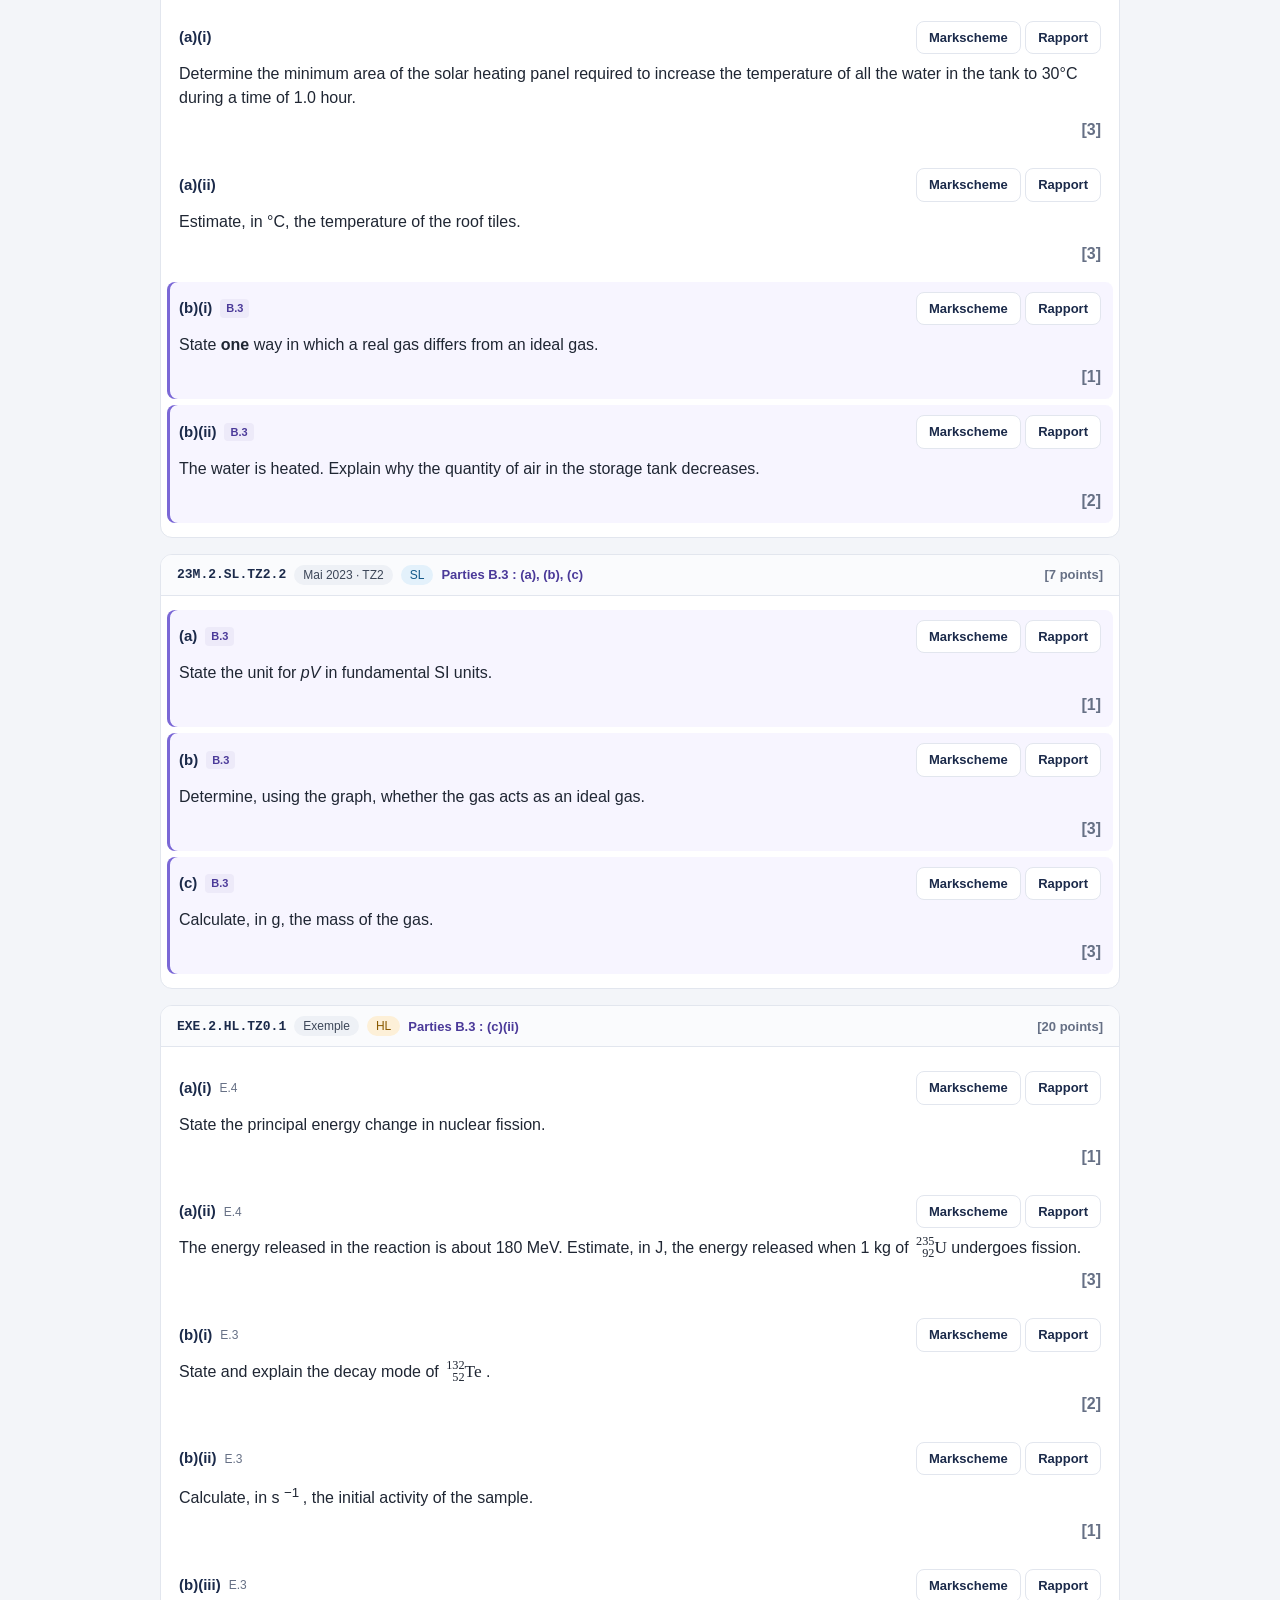
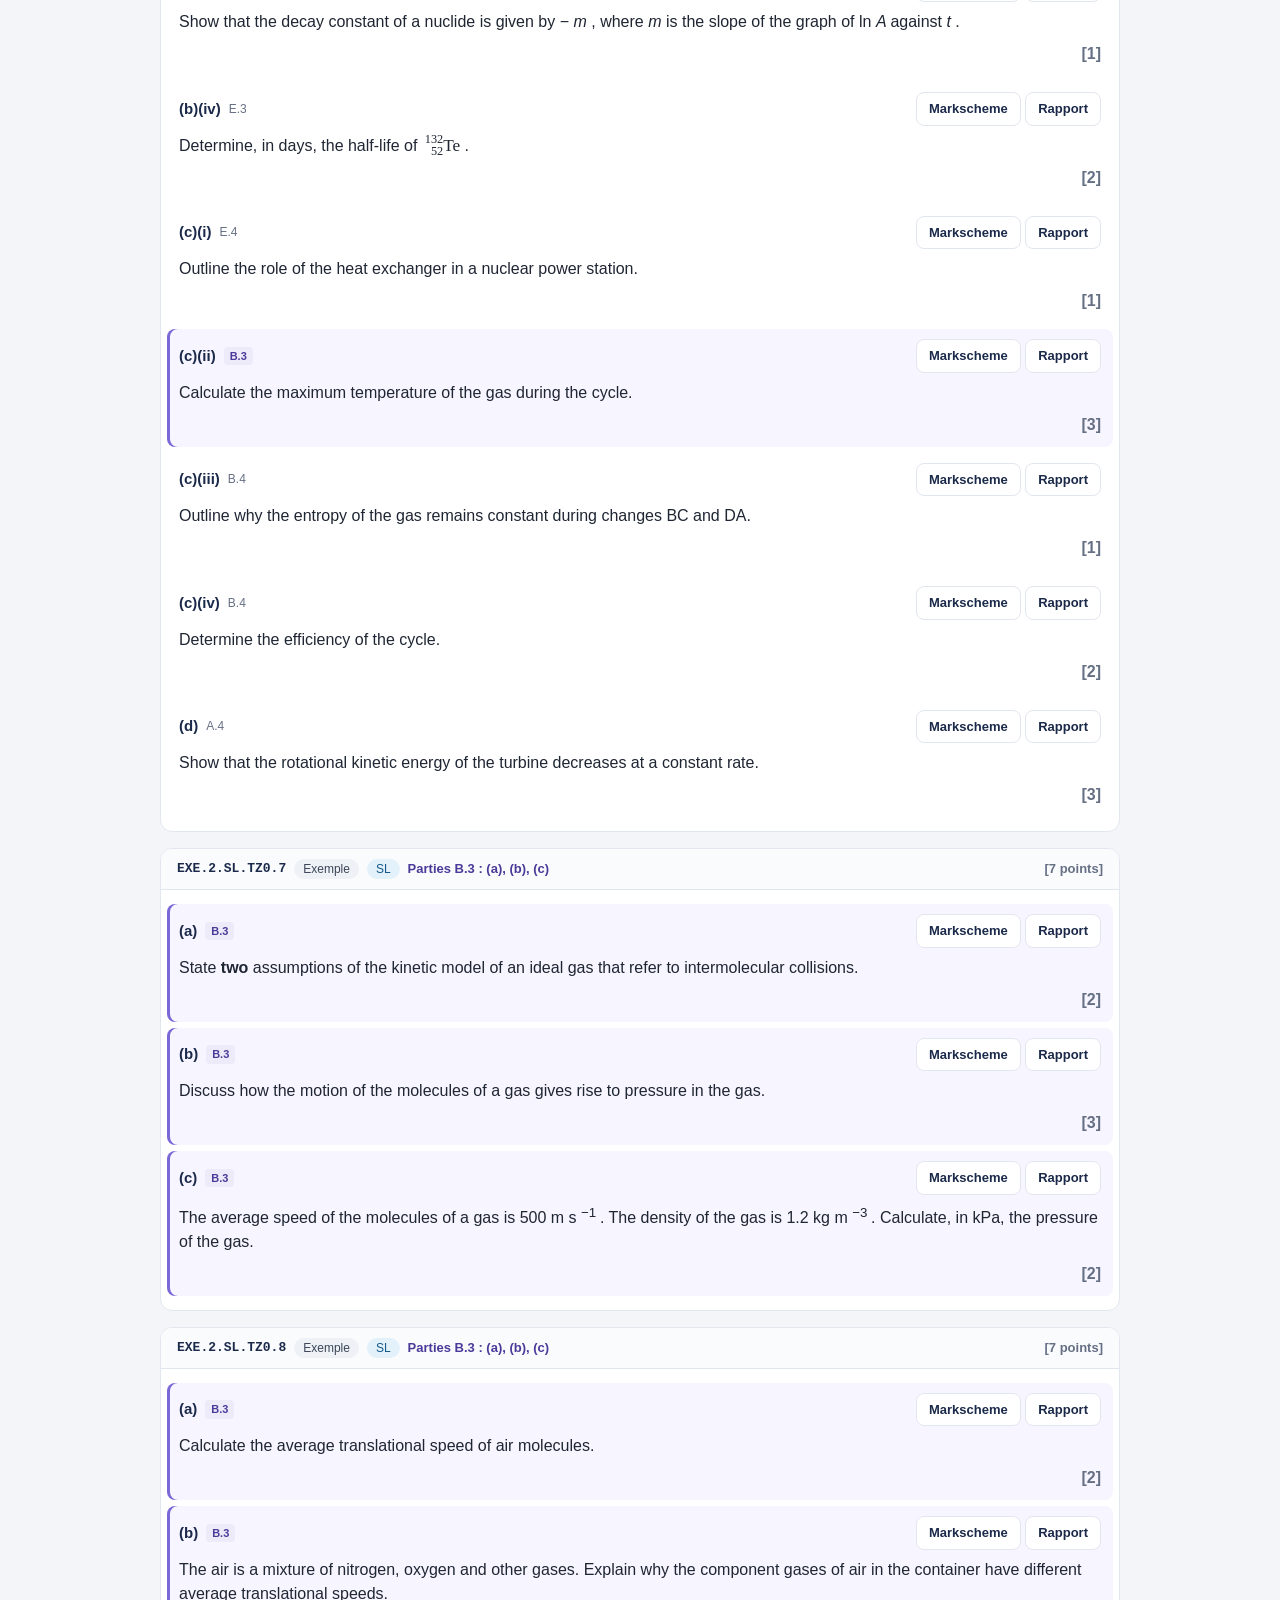
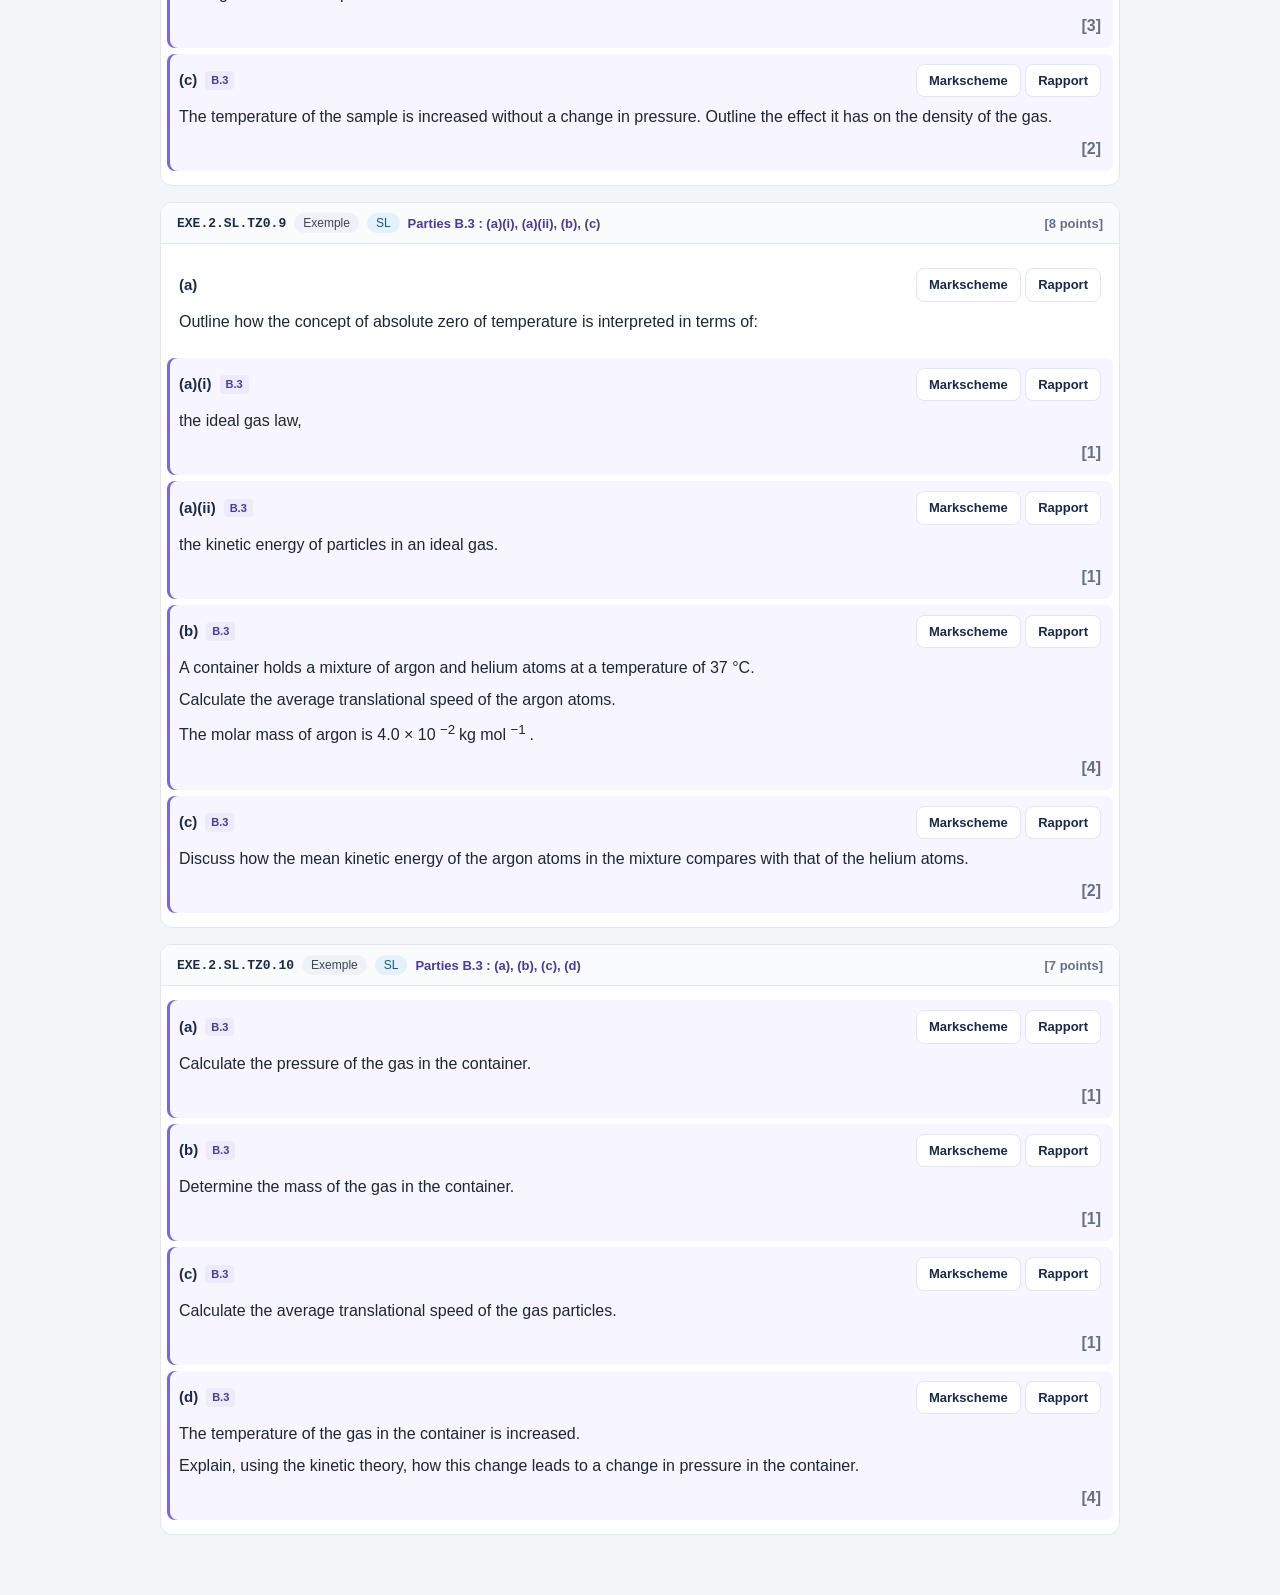
<file: b3-paper2.html>
<!doctype html>
<html lang="fr">
<head>
  <meta charset="utf-8">
  <meta name="viewport" content="width=device-width, initial-scale=1">
  <title>B.3 Paper 2</title>
  <link rel="icon" href="data:image/svg+xml,%3Csvg xmlns=%22http://www.w3.org/2000/svg%22 viewBox=%220 0 32 32%22%3E%3Crect width=%2232%22 height=%2232%22 rx=%227%22 fill=%22%231b2a4a%22/%3E%3Ctext x=%2216%22 y=%2222%22 font-size=%2215%22 font-family=%22Arial%22 font-weight=%22700%22 fill=%22%23e8a33d%22 text-anchor=%22middle%22%3EIB%3C/text%3E%3C/svg%3E">
  <link rel="stylesheet" href="assets/style.css?v=be7363b9">
  <link rel="stylesheet" href="assets/qcm.css?v=ceab9c3e">
  <link rel="stylesheet" href="assets/subtopic-paper2.css?v=601235e5">
</head>
<body>
  <header class="topbar">
    <div class="brand">
      <span class="brand-mark">P2</span>
      <div>
        <div class="brand-title">B.3 Gas laws — Paper 2</div>
        <div class="brand-sub">DP Physics · première évaluation 2025</div>
      </div>
    </div>
    <nav class="paper-tabs">
      <a href="b3-paper1a.html">Paper 1A</a>
      <a href="b3-paper2.html" class="active">Paper 2</a>
    </nav>
  </header>

  <main class="qcm-main">
    <section class="filters">
      <input type="search" id="search" placeholder="Rechercher (texte ou identifiant, ex. 22M.2.SL.TZ1.2)…">
      <div class="seg" id="levelSeg">
        <button data-level="" class="active">SL + HL</button>
        <button data-level="SL">SL</button>
        <button data-level="HL">HL</button>
      </div>
      <label class="check"><input type="checkbox" id="onlyHit"> Seulement les parties B.3</label>
      <label class="check"><input type="checkbox" id="allMs"> Afficher tous les markschemes</label>
    </section>
    <div class="stats" id="stats"></div>
    <div id="list" class="list"></div>
  </main>

  <script src="data/b3.js?v=54af56a5"></script>
  <script src="assets/subtopic-paper2.js?v=e6651413"></script>
</body>
</html>
</file>
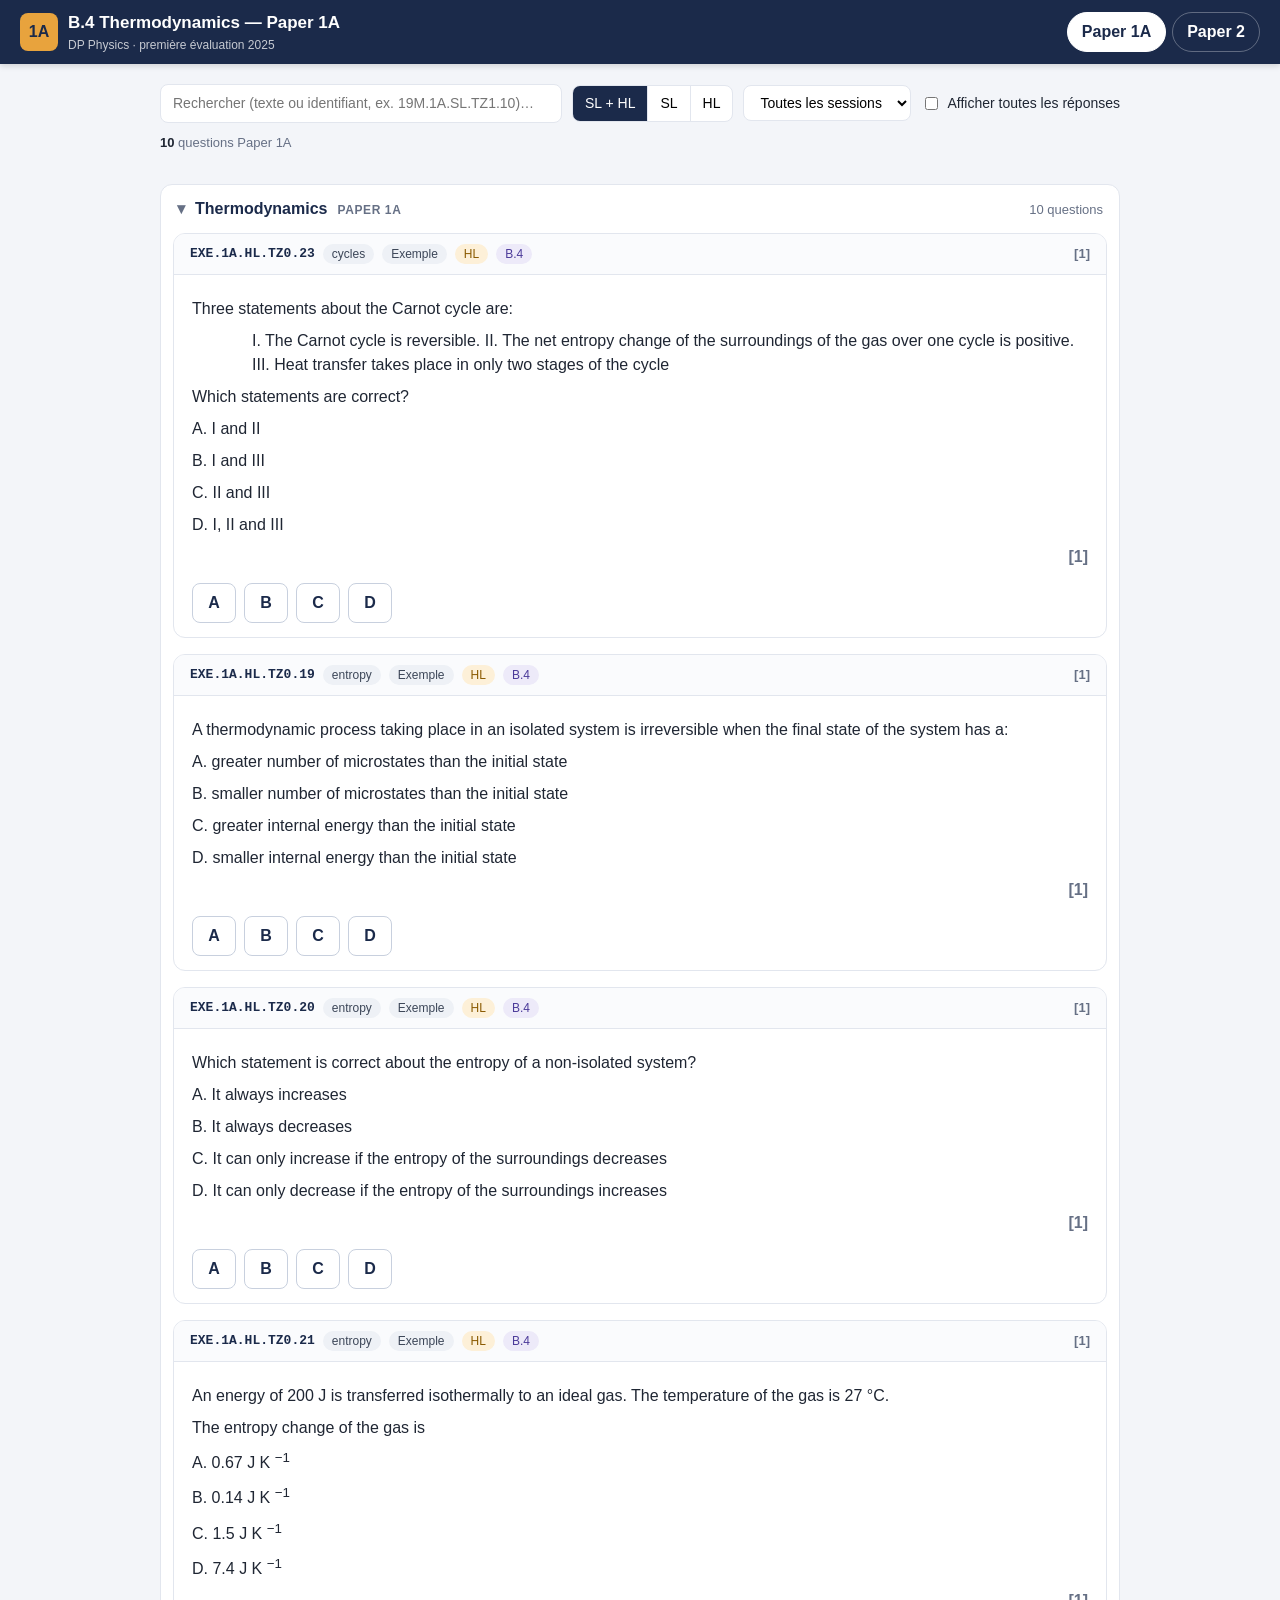
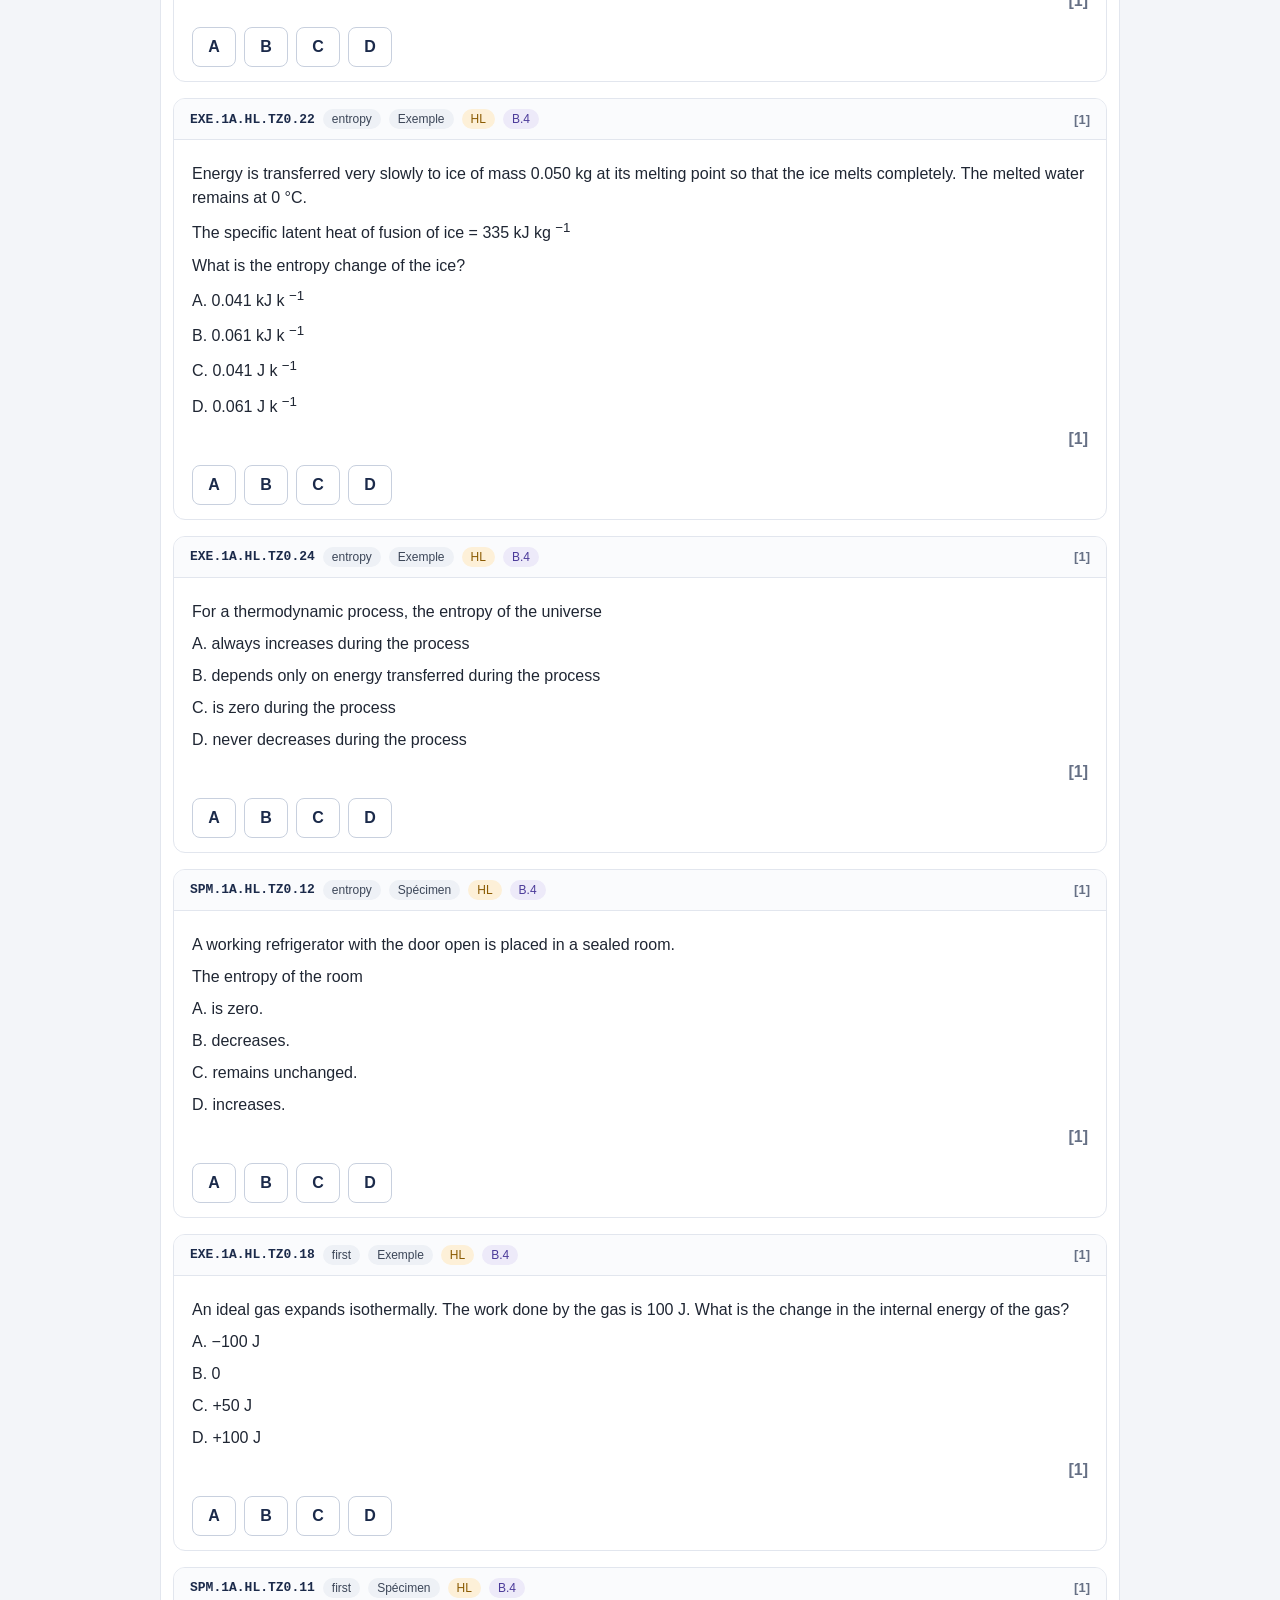
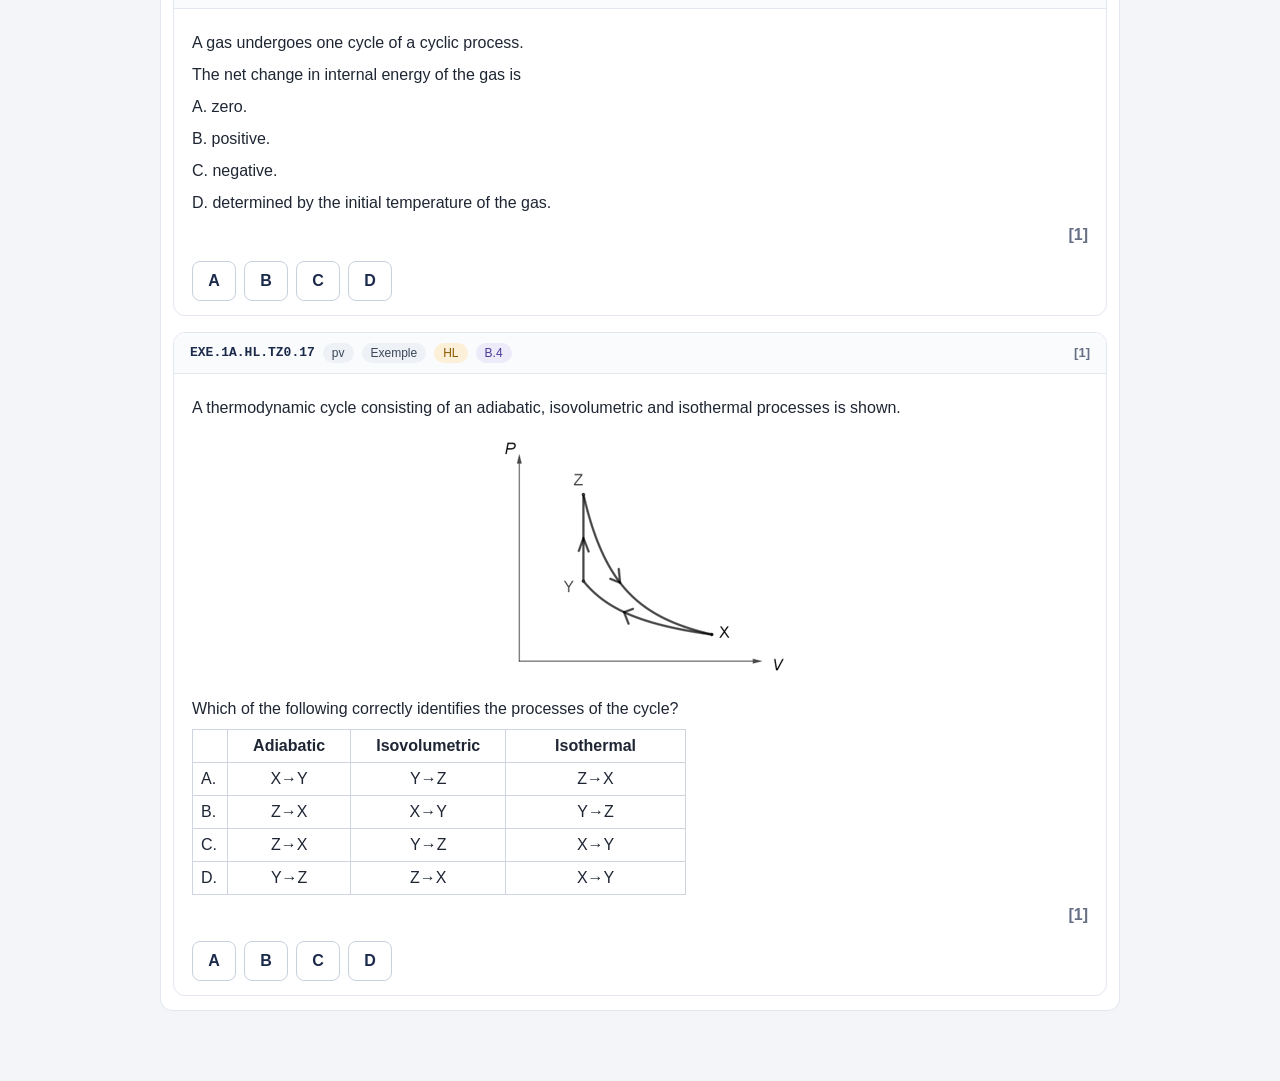
<file: b4-paper1a.html>
<!doctype html>
<html lang="fr">
<head>
  <meta charset="utf-8">
  <meta name="viewport" content="width=device-width, initial-scale=1">
  <title>B.4 Paper 1A</title>
  <link rel="icon" href="data:image/svg+xml,%3Csvg xmlns=%22http://www.w3.org/2000/svg%22 viewBox=%220 0 32 32%22%3E%3Crect width=%2232%22 height=%2232%22 rx=%227%22 fill=%22%231b2a4a%22/%3E%3Ctext x=%2216%22 y=%2222%22 font-size=%2215%22 font-family=%22Arial%22 font-weight=%22700%22 fill=%22%23e8a33d%22 text-anchor=%22middle%22%3EIB%3C/text%3E%3C/svg%3E">
  <link rel="stylesheet" href="assets/style.css?v=be7363b9">
  <link rel="stylesheet" href="assets/qcm.css?v=ceab9c3e">
</head>
<body>
  <header class="topbar">
    <div class="brand">
      <span class="brand-mark">1A</span>
      <div>
        <div class="brand-title">B.4 Thermodynamics — Paper 1A</div>
        <div class="brand-sub">DP Physics · première évaluation 2025</div>
      </div>
    </div>
    <nav class="paper-tabs">
      <a href="b4-paper1a.html" class="active">Paper 1A</a>
      <a href="b4-paper2.html">Paper 2</a>
    </nav>
  </header>

  <main class="qcm-main">
    <section class="filters">
      <input type="search" id="search" placeholder="Rechercher (texte ou identifiant, ex. 19M.1A.SL.TZ1.10)…">
      <div class="seg" id="levelSeg">
        <button data-level="" class="active">SL + HL</button>
        <button data-level="SL">SL</button>
        <button data-level="HL">HL</button>
      </div>
      <select id="session"><option value="">Toutes les sessions</option></select>
      <label class="check"><input type="checkbox" id="showAnswers"> Afficher toutes les réponses</label>
    </section>
    <div class="stats" id="stats"></div>
    <nav class="toc" id="toc"></nav>
    <div id="sections"></div>
    <div id="loading" class="loading">Chargement des questions…</div>
  </main>

  <script src="data/syllabus.js?v=e2394161"></script>
  <script src="data/b4.js?v=5fb22154"></script>
  <script>
    // QCM du sous-thème B.4 (export B.4, réponses de data/paper1a.js, méthodes W4ss)
    window.QCM_PAGE = { title: QB_SUB.title, questions: QB_SUB.p1a };
  </script>
  <script src="assets/qcm.js?v=f79c5c94"></script>
</body>
</html>
</file>
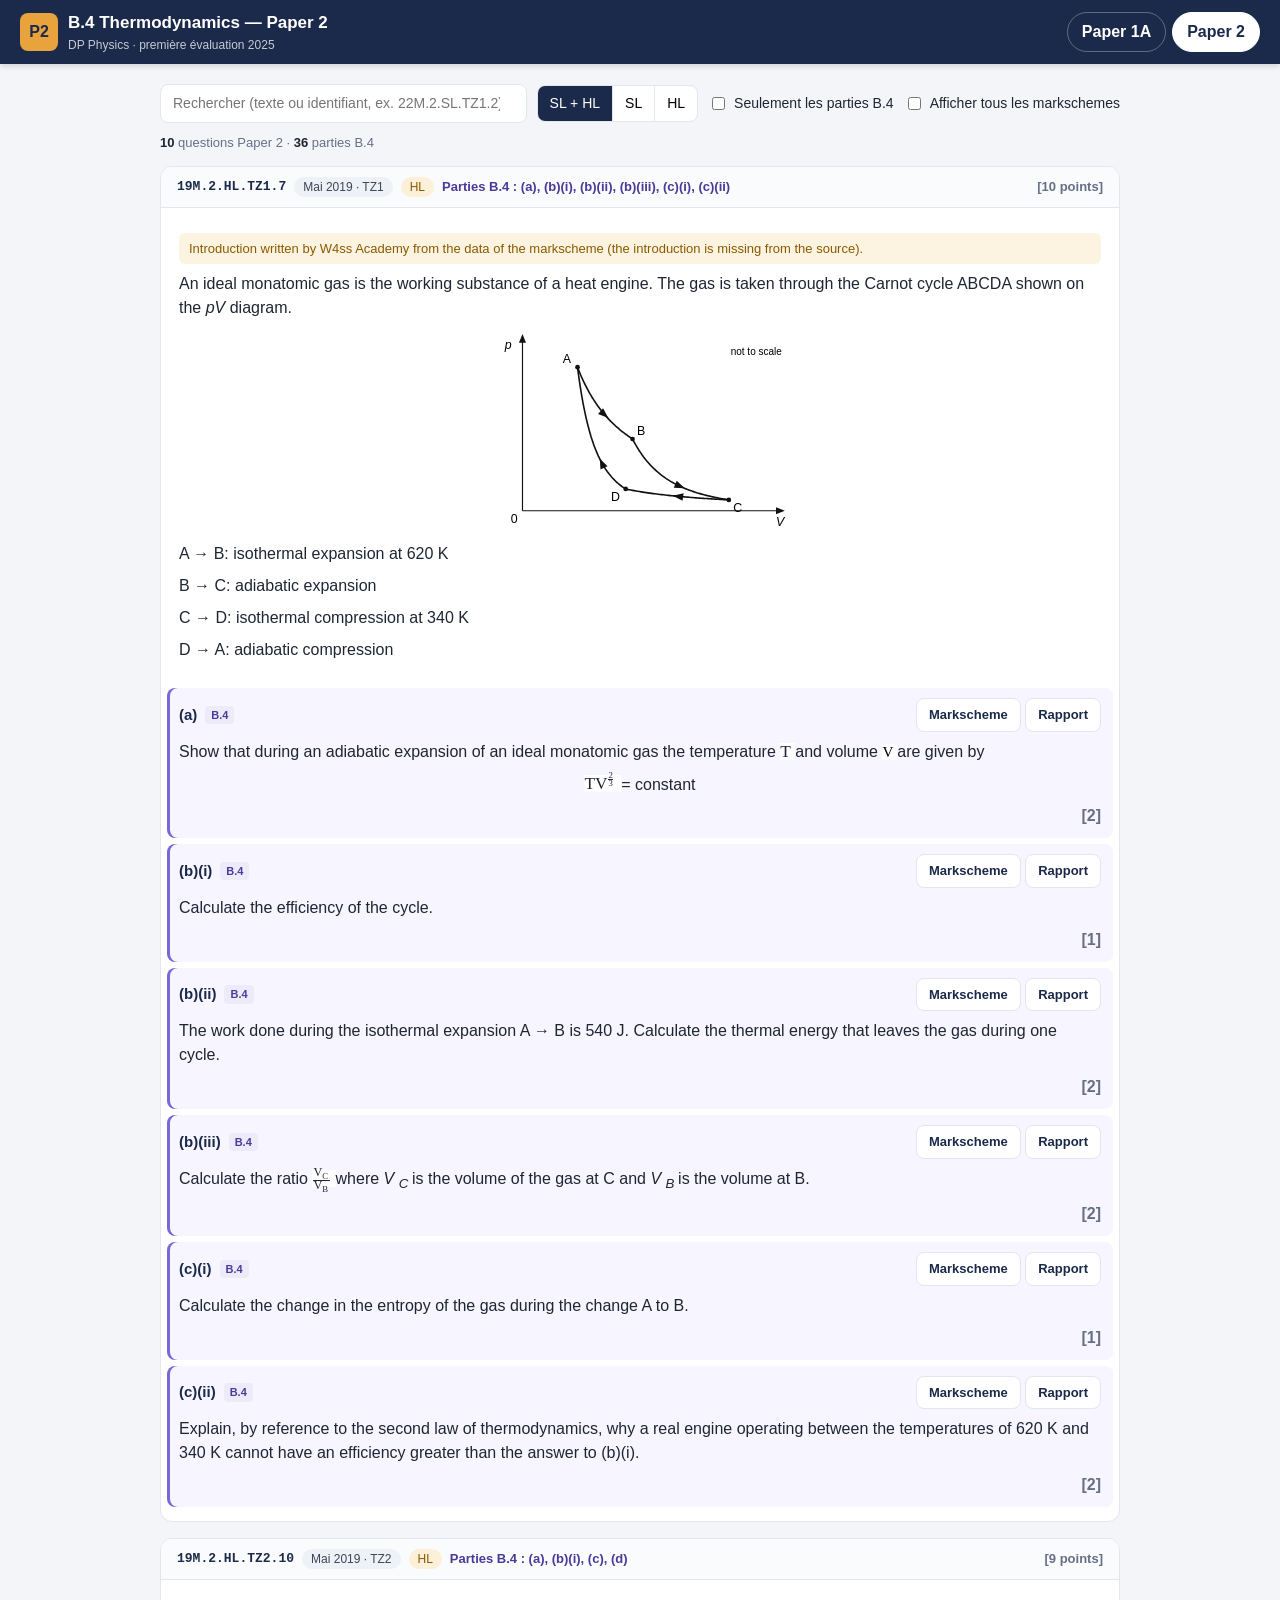
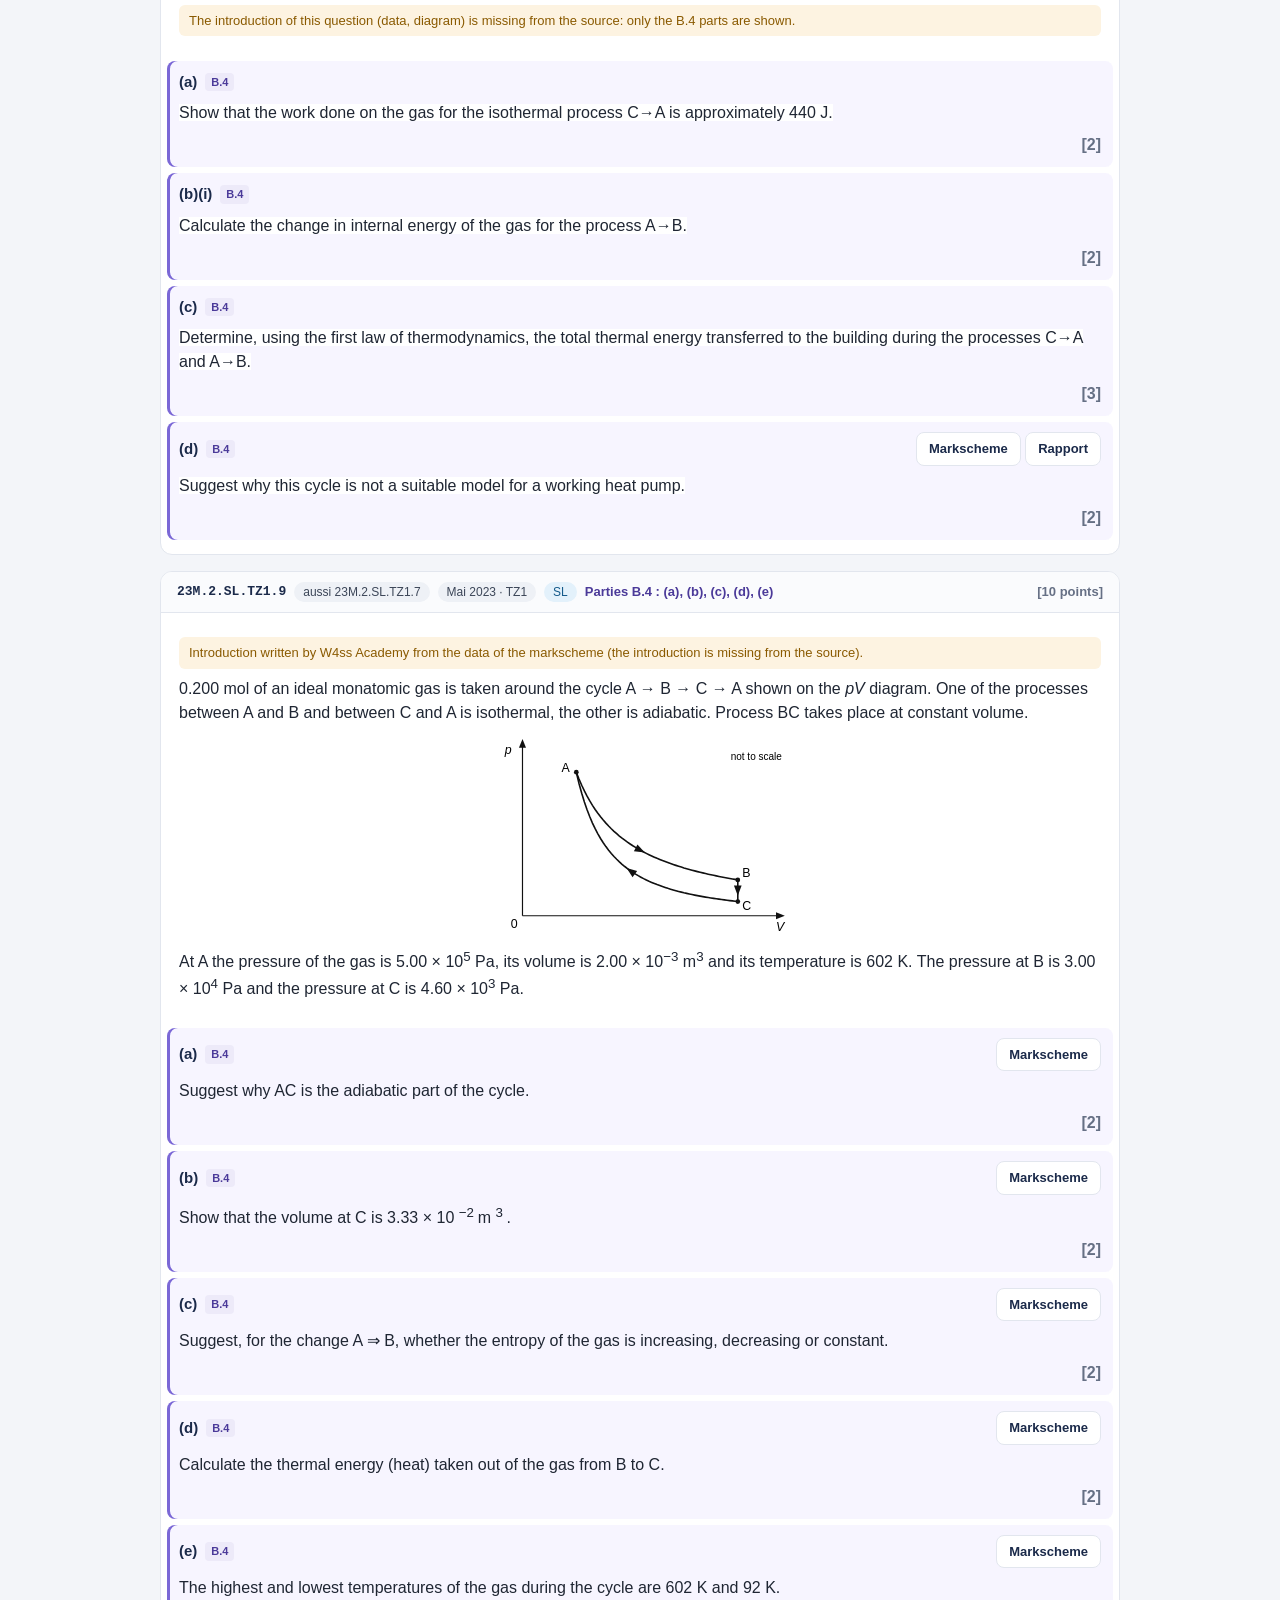
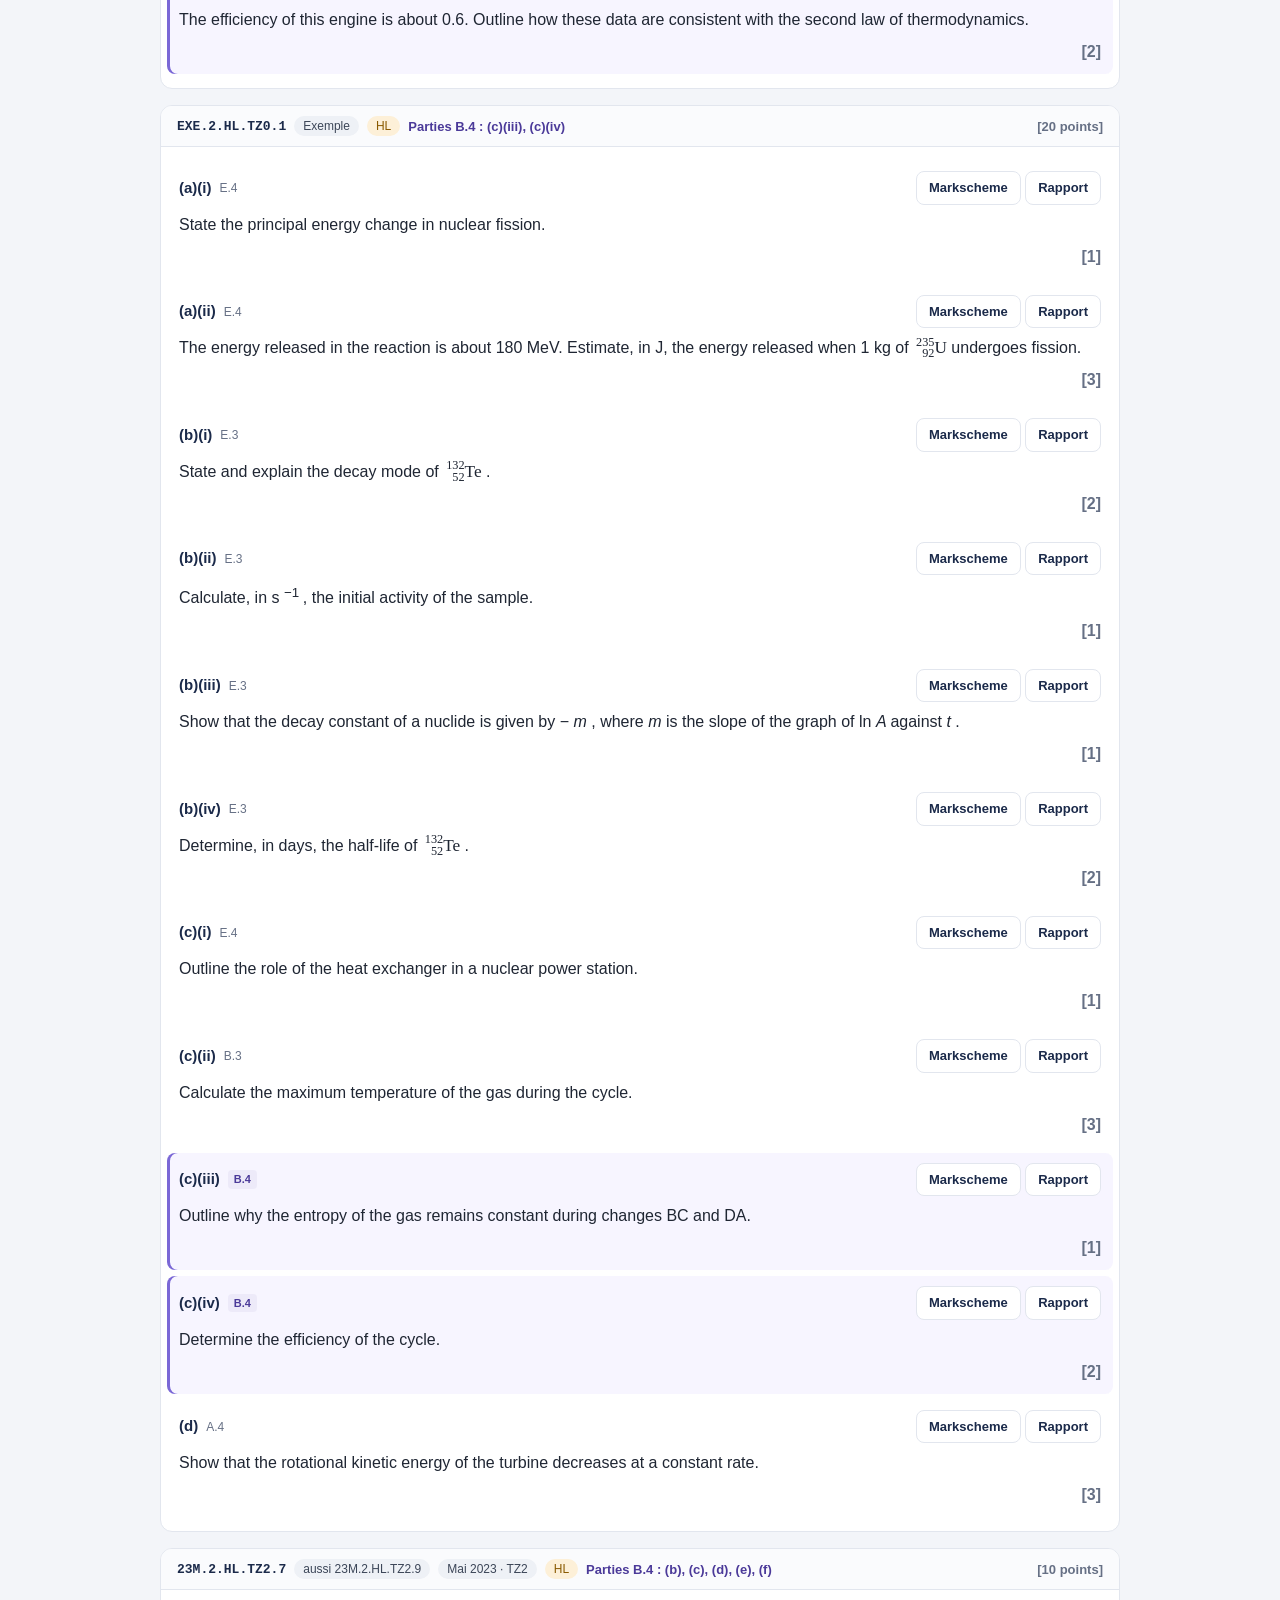
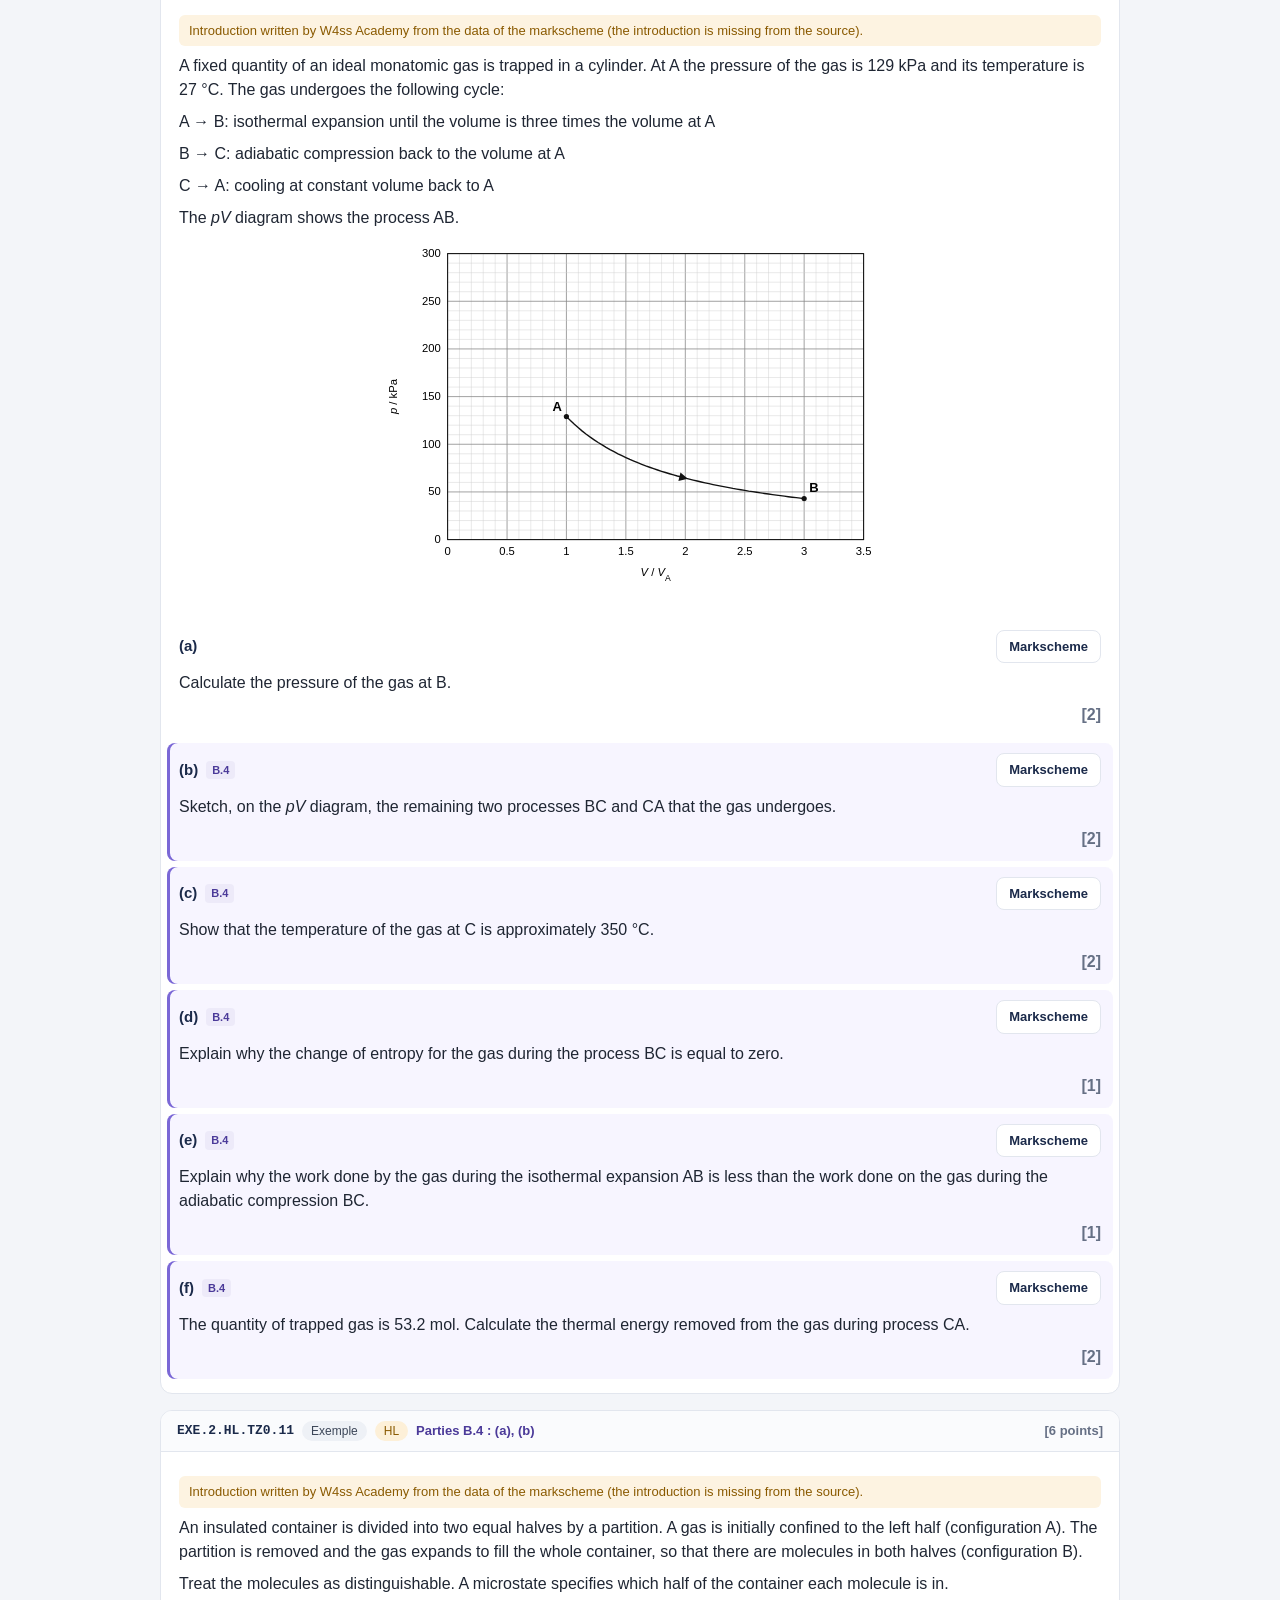
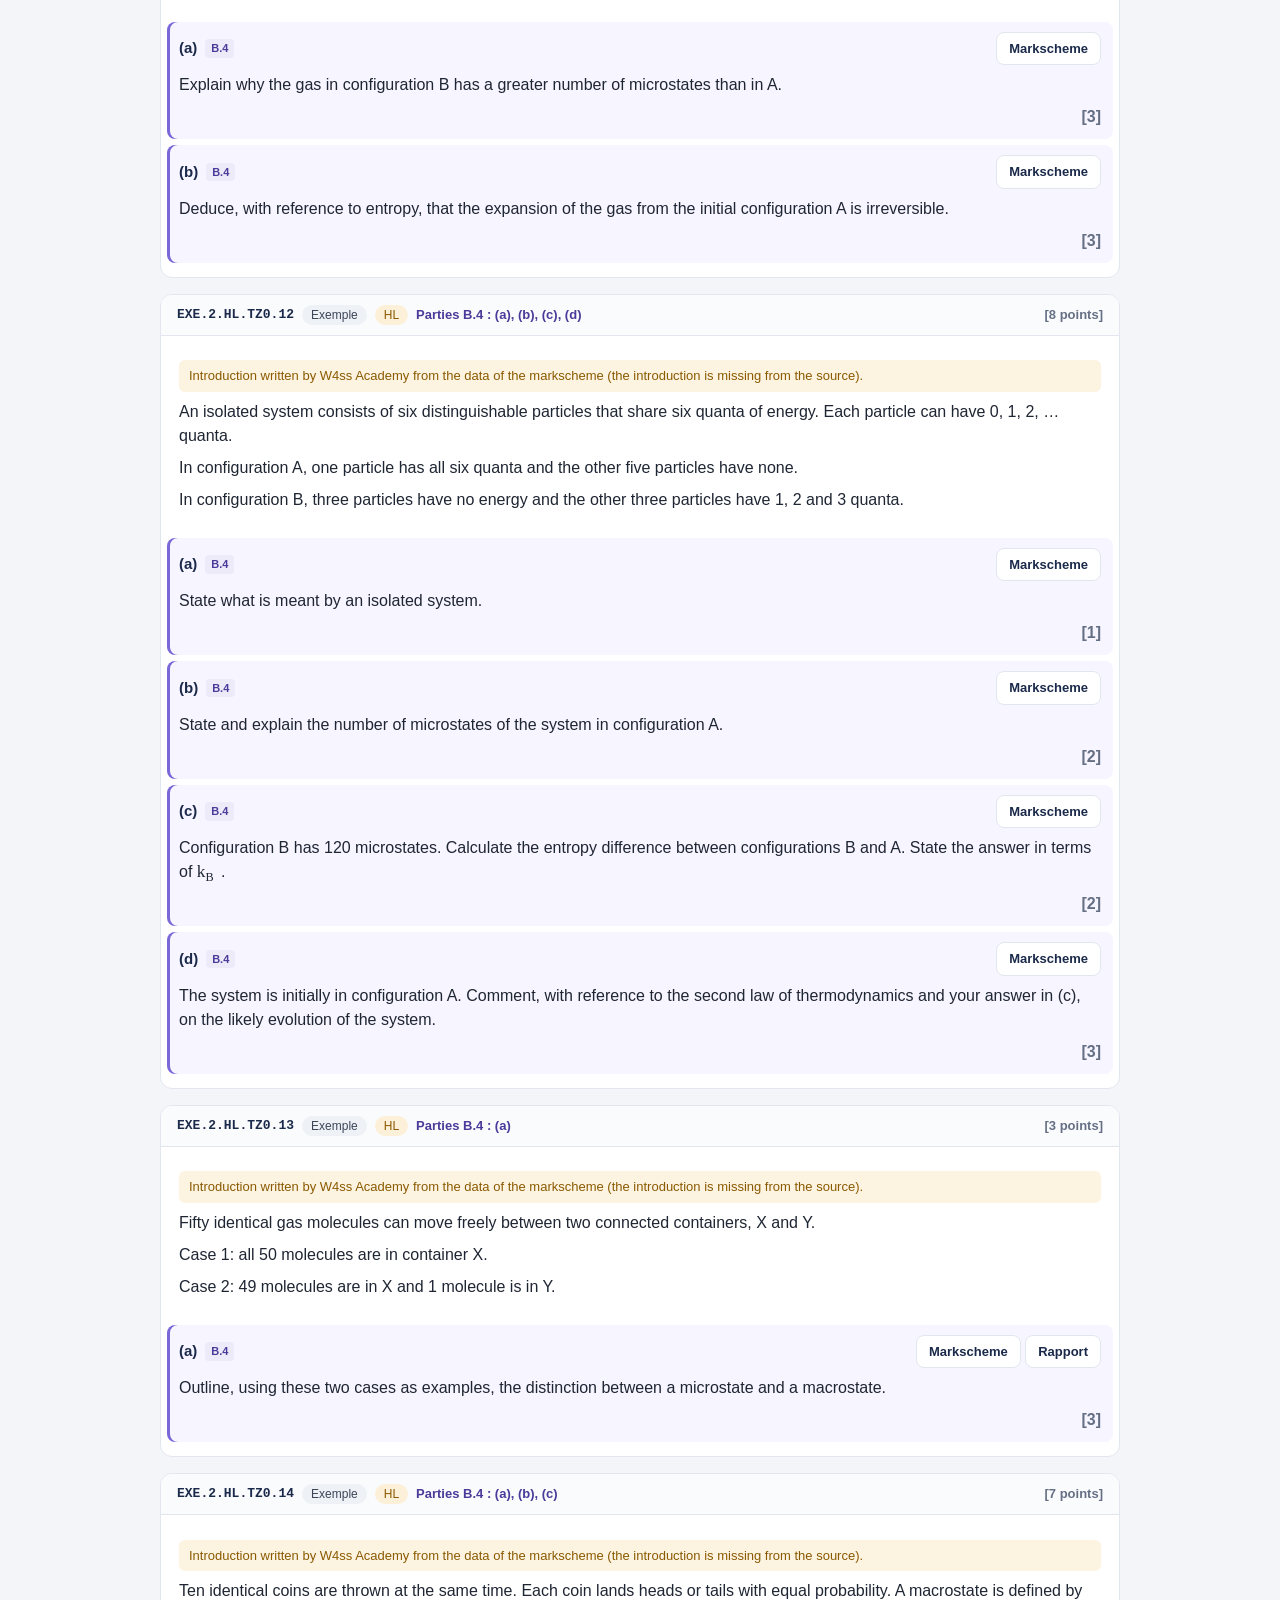
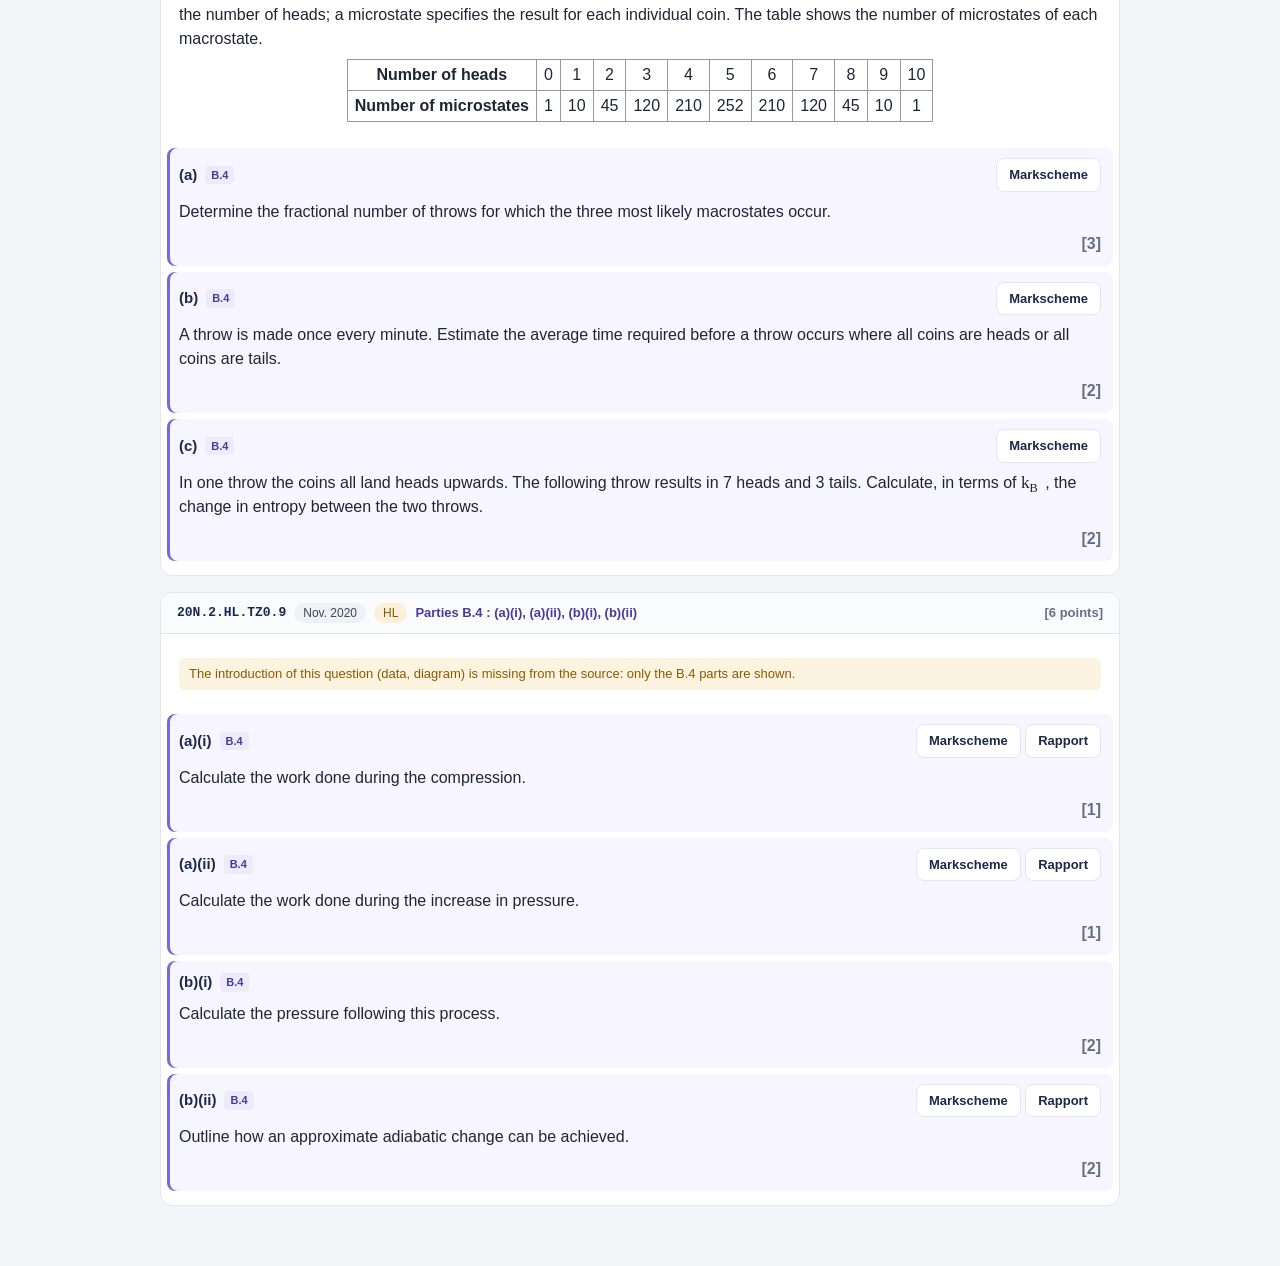
<file: b4-paper2.html>
<!doctype html>
<html lang="fr">
<head>
  <meta charset="utf-8">
  <meta name="viewport" content="width=device-width, initial-scale=1">
  <title>B.4 Paper 2</title>
  <link rel="icon" href="data:image/svg+xml,%3Csvg xmlns=%22http://www.w3.org/2000/svg%22 viewBox=%220 0 32 32%22%3E%3Crect width=%2232%22 height=%2232%22 rx=%227%22 fill=%22%231b2a4a%22/%3E%3Ctext x=%2216%22 y=%2222%22 font-size=%2215%22 font-family=%22Arial%22 font-weight=%22700%22 fill=%22%23e8a33d%22 text-anchor=%22middle%22%3EIB%3C/text%3E%3C/svg%3E">
  <link rel="stylesheet" href="assets/style.css?v=be7363b9">
  <link rel="stylesheet" href="assets/qcm.css?v=ceab9c3e">
  <link rel="stylesheet" href="assets/subtopic-paper2.css?v=601235e5">
</head>
<body>
  <header class="topbar">
    <div class="brand">
      <span class="brand-mark">P2</span>
      <div>
        <div class="brand-title">B.4 Thermodynamics — Paper 2</div>
        <div class="brand-sub">DP Physics · première évaluation 2025</div>
      </div>
    </div>
    <nav class="paper-tabs">
      <a href="b4-paper1a.html">Paper 1A</a>
      <a href="b4-paper2.html" class="active">Paper 2</a>
    </nav>
  </header>

  <main class="qcm-main">
    <section class="filters">
      <input type="search" id="search" placeholder="Rechercher (texte ou identifiant, ex. 22M.2.SL.TZ1.2)…">
      <div class="seg" id="levelSeg">
        <button data-level="" class="active">SL + HL</button>
        <button data-level="SL">SL</button>
        <button data-level="HL">HL</button>
      </div>
      <label class="check"><input type="checkbox" id="onlyHit"> Seulement les parties B.4</label>
      <label class="check"><input type="checkbox" id="allMs"> Afficher tous les markschemes</label>
    </section>
    <div class="stats" id="stats"></div>
    <div id="list" class="list"></div>
  </main>

  <script src="data/b4.js?v=5fb22154"></script>
  <script src="assets/subtopic-paper2.js?v=e6651413"></script>
</body>
</html>
</file>
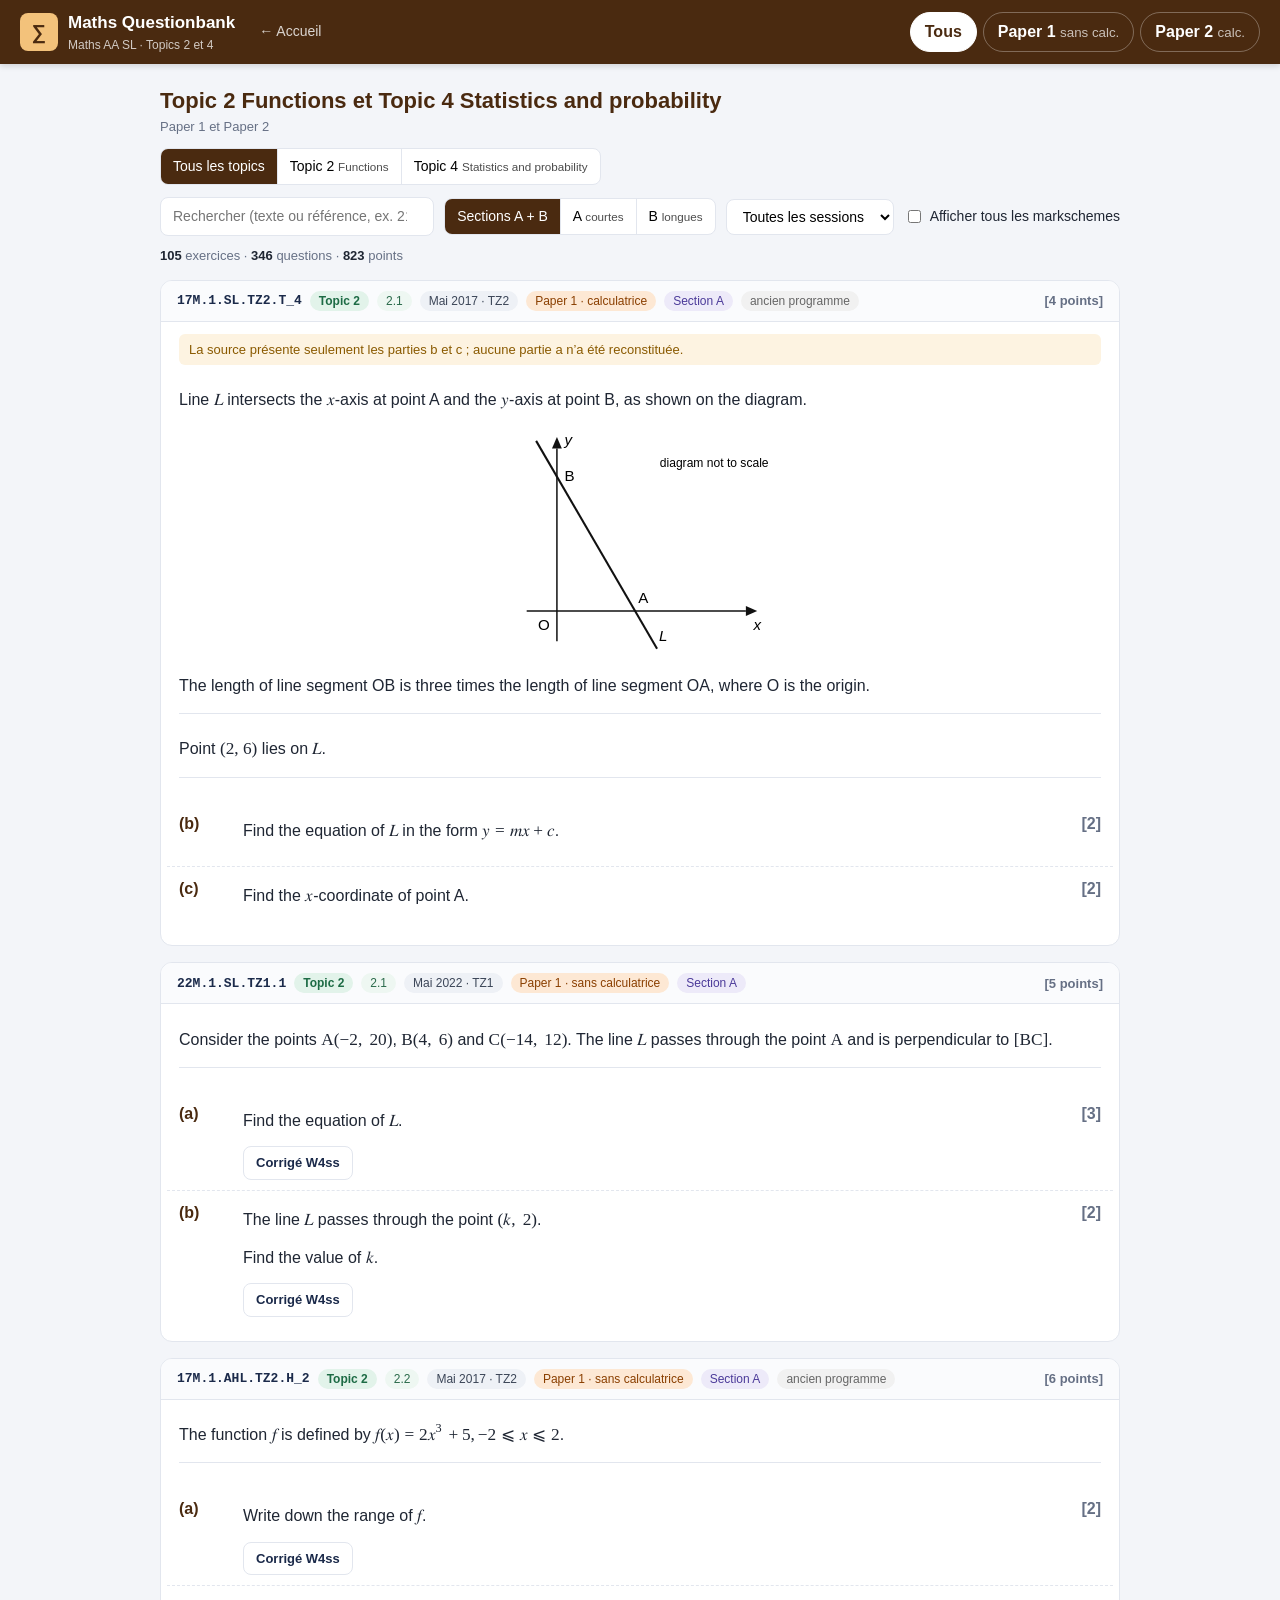
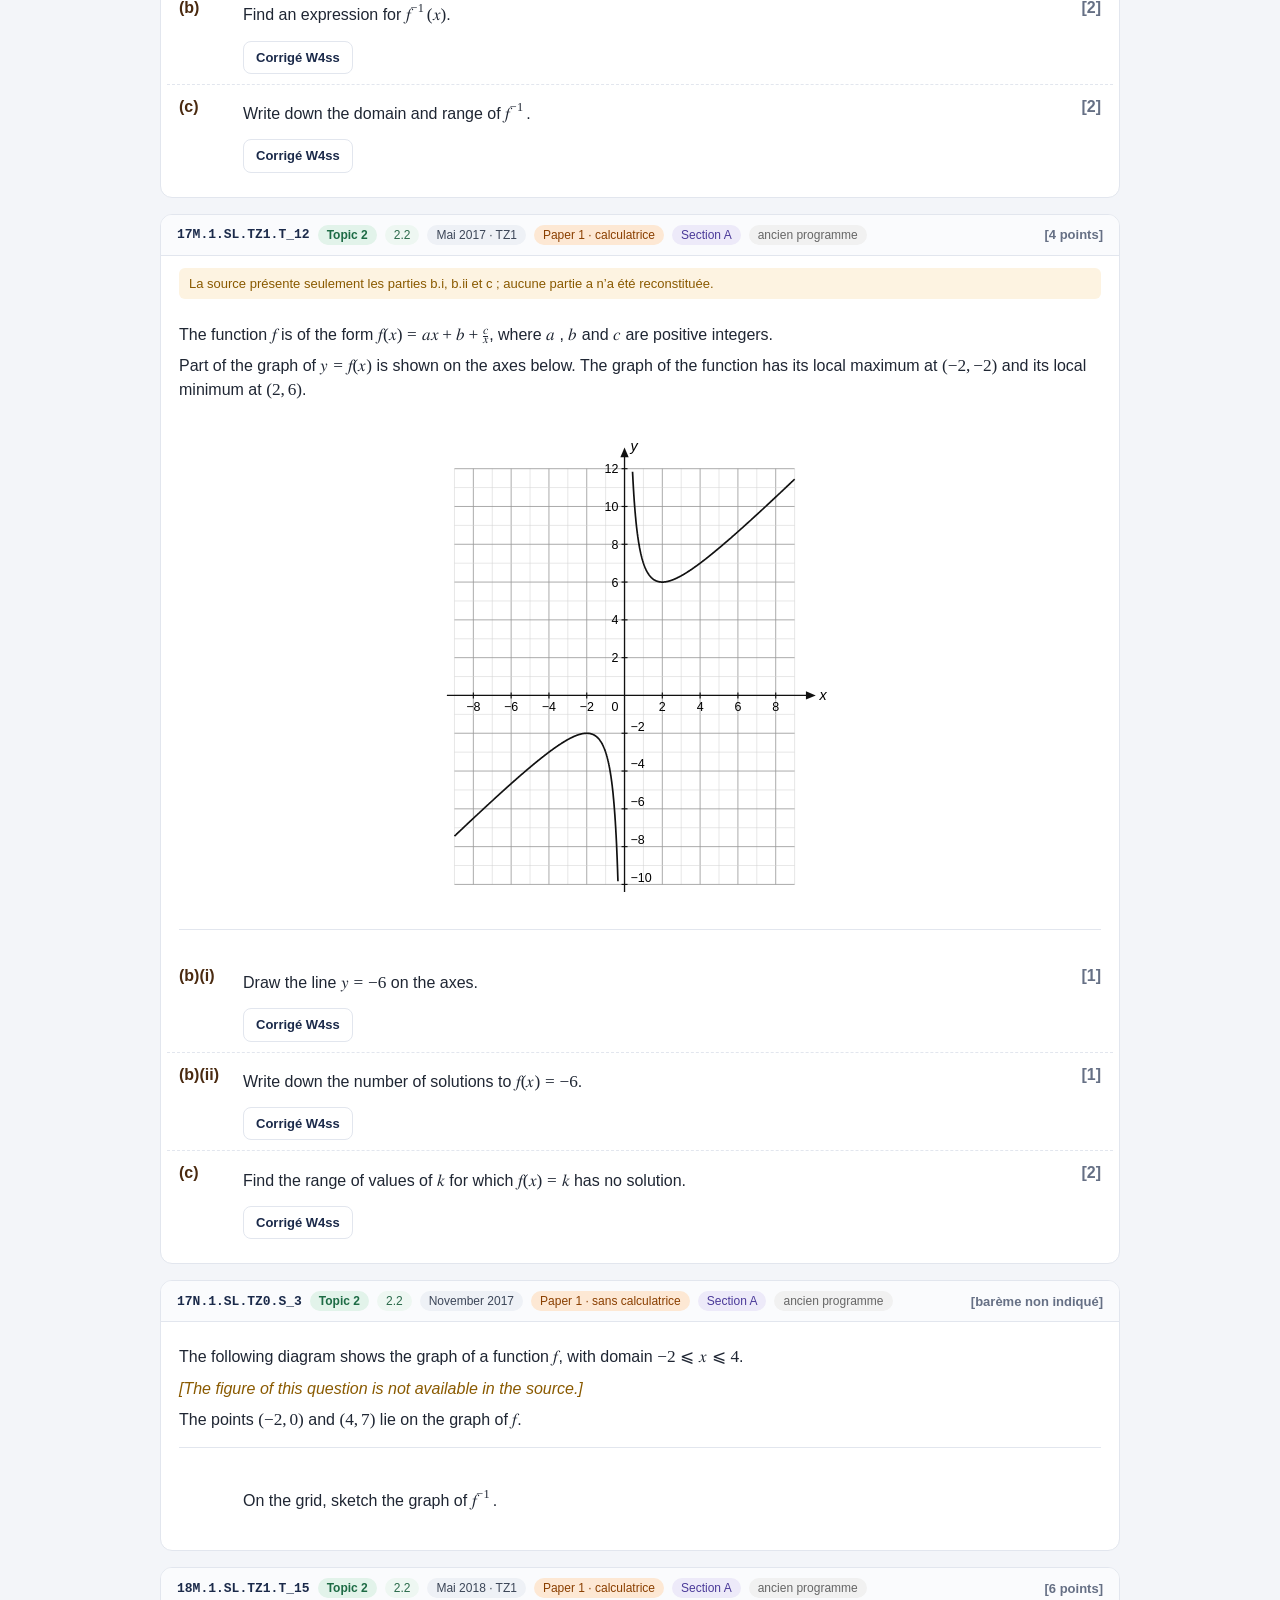
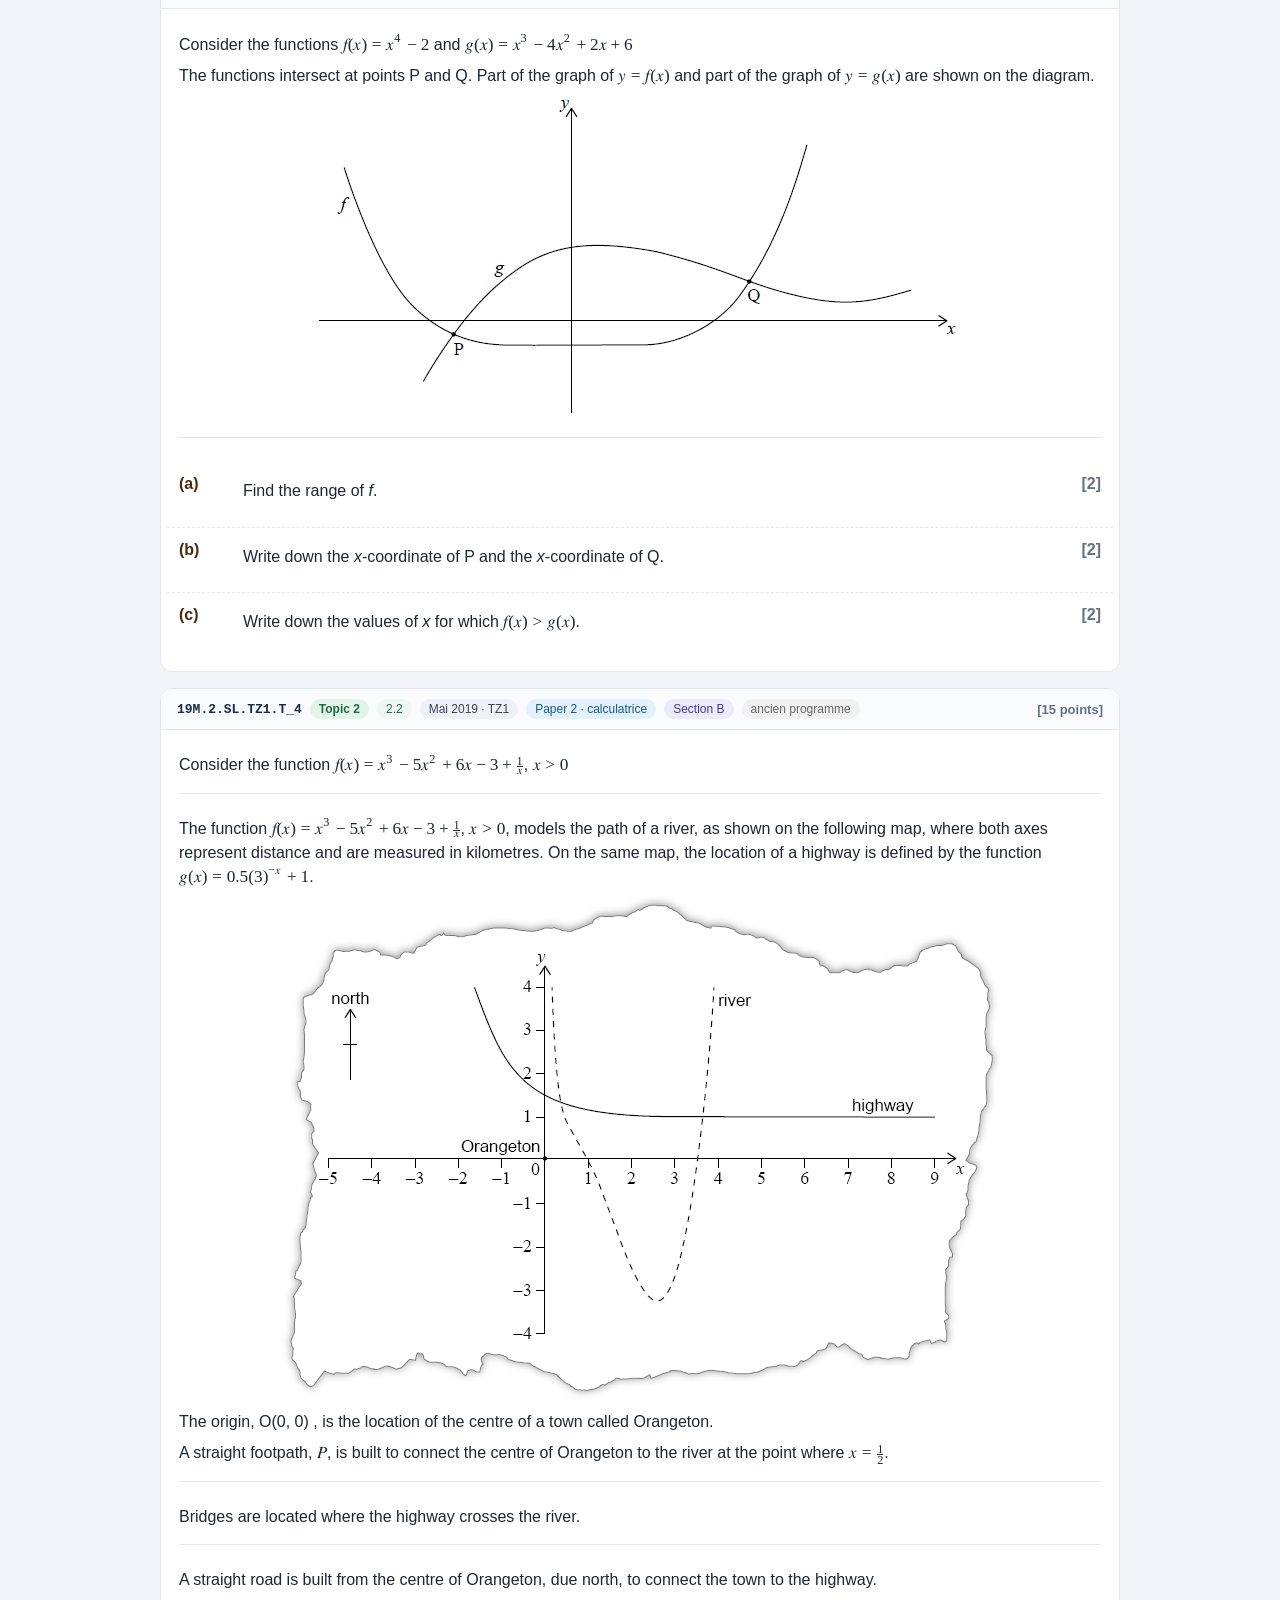
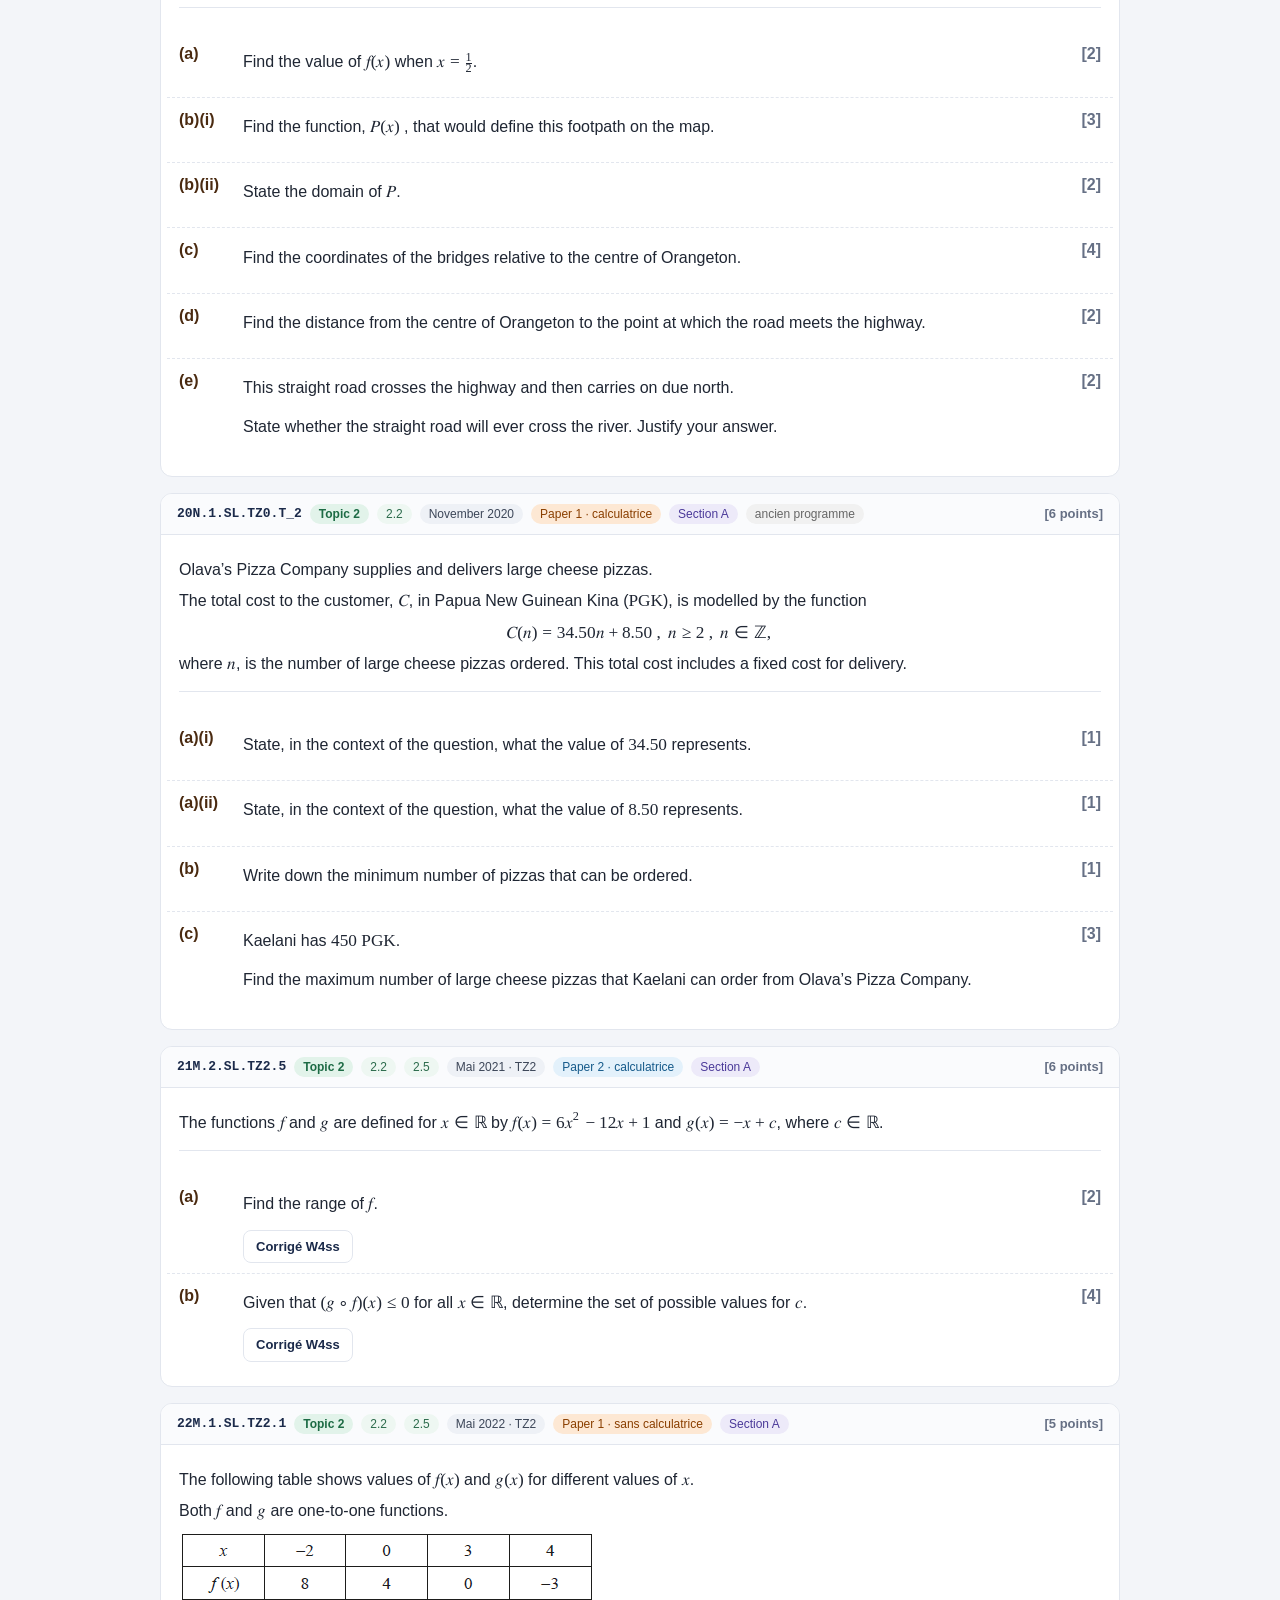
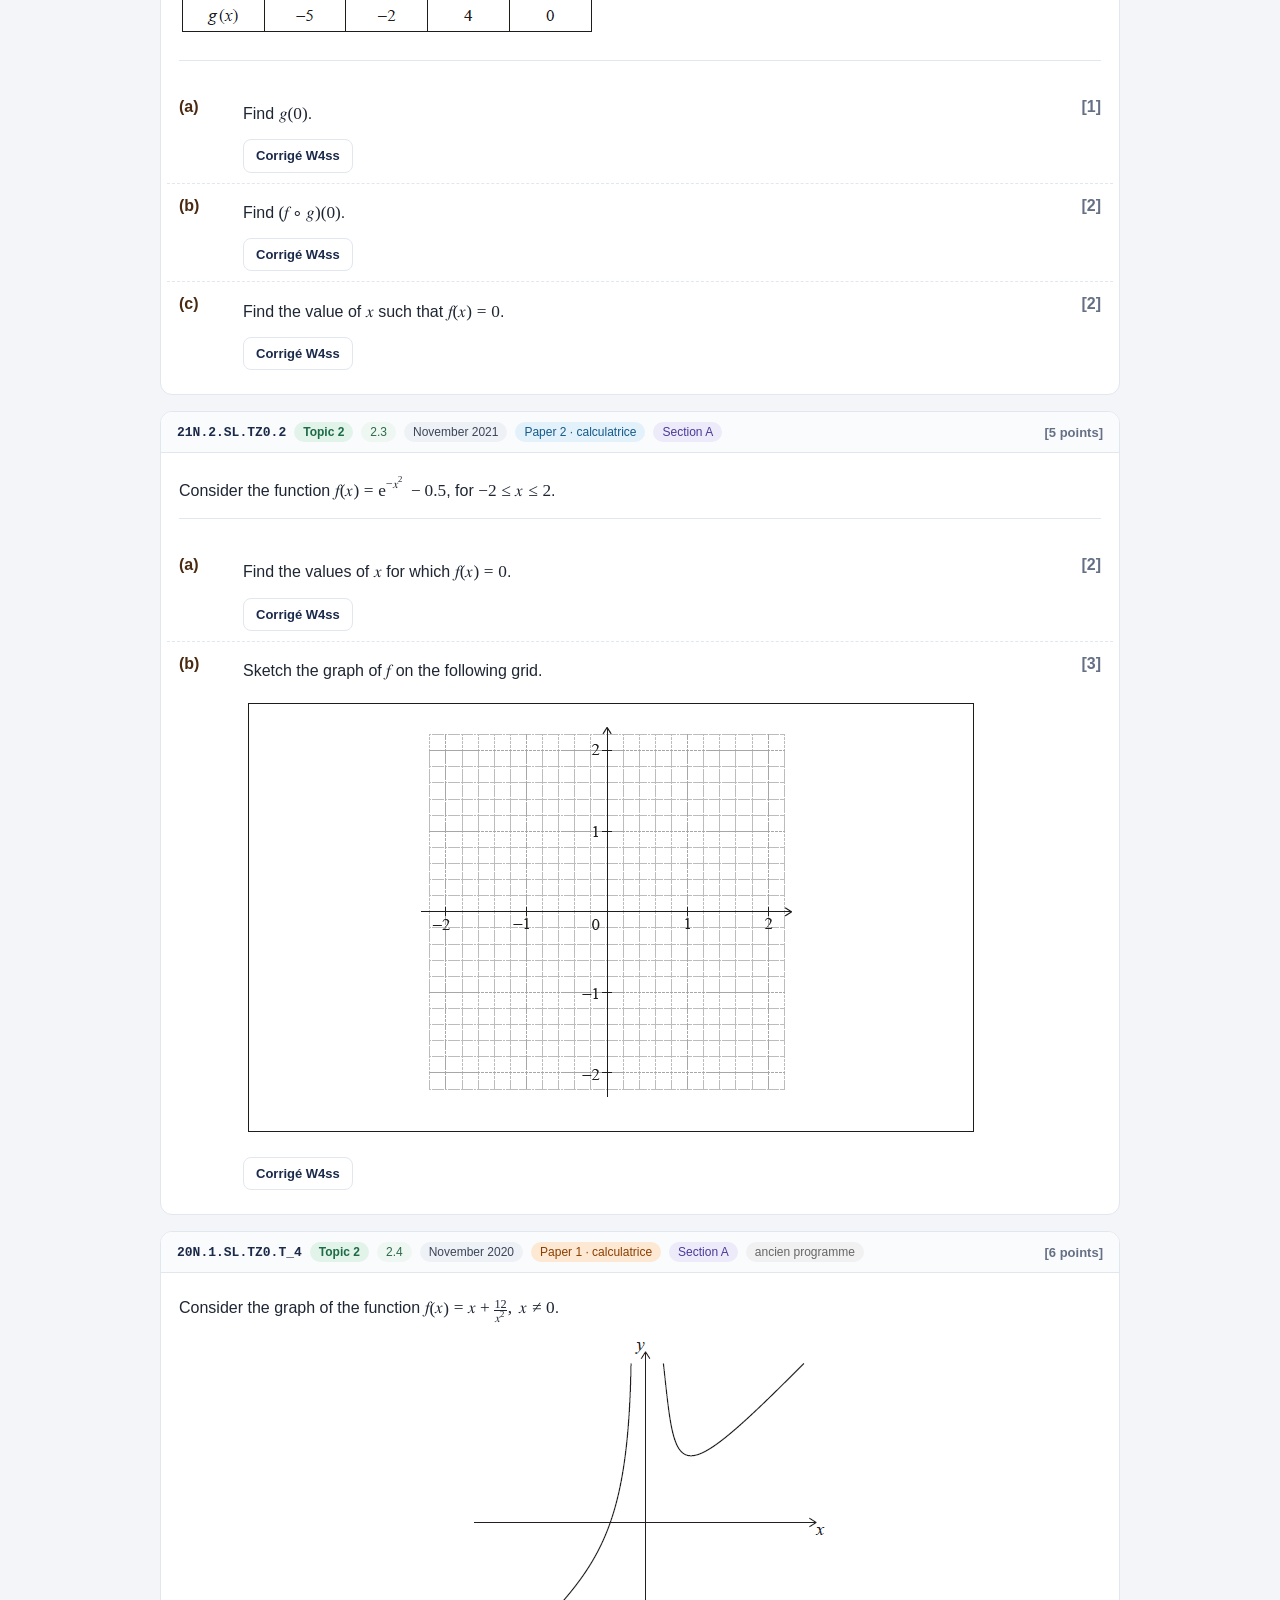
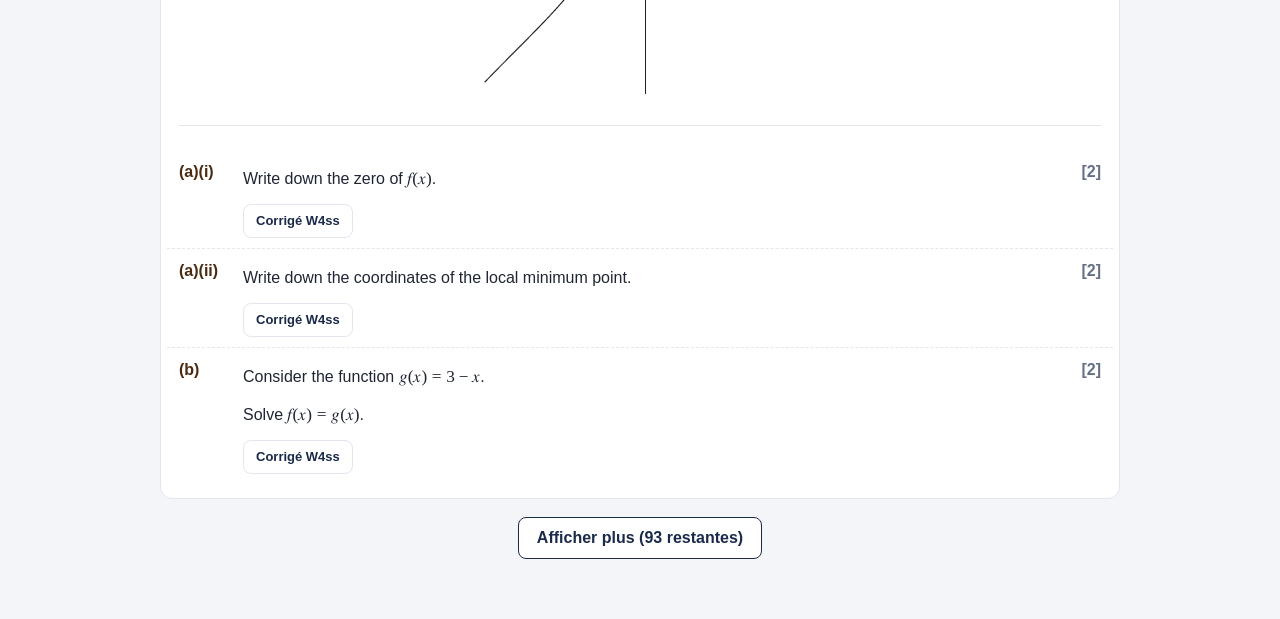
<file: maths.html>
<!doctype html>
<html lang="fr">
<head>
  <meta charset="utf-8">
  <meta name="viewport" content="width=device-width, initial-scale=1">
  <title>Maths Questionbank</title>
  <link rel="icon" href="data:image/svg+xml,%3Csvg xmlns=%22http://www.w3.org/2000/svg%22 viewBox=%220 0 32 32%22%3E%3Crect width=%2232%22 height=%2232%22 rx=%227%22 fill=%22%236b3a12%22/%3E%3Ctext x=%2216%22 y=%2223%22 font-size=%2218%22 font-family=%22Arial%22 font-weight=%22700%22 fill=%22%23fff%22 text-anchor=%22middle%22%3E%E2%88%91%3C/text%3E%3C/svg%3E">
  <link rel="stylesheet" href="assets/style.css?v=be7363b9">
  <link rel="stylesheet" href="assets/maths.css?v=f4d11cb5">
</head>
<body class="maths">
  <header class="topbar">
    <div class="brand">
      <span class="brand-mark">∑</span>
      <div>
        <div class="brand-title">Maths Questionbank</div>
        <div class="brand-sub">Maths AA SL · Topics 2 et 4</div>
      </div>
    </div>
    <a class="home-link" href="index.html" title="Retour à l'accueil" aria-label="Retour à l'accueil">←<span class="home-text"> Accueil</span></a>
    <nav class="paper-tabs" id="paperTabs">
      <button data-paper="">Tous</button>
      <button data-paper="1">Paper 1 <small>sans calc.</small></button>
      <button data-paper="2">Paper 2 <small>calc.</small></button>
    </nav>
  </header>

  <main class="maths-main">
    <div class="crumbs" id="crumbs"></div>
    <section class="filters topic-filters">
      <div class="seg" id="topicSeg">
        <button data-topic="" class="active">Tous les topics</button>
        <button data-topic="2">Topic 2 <small>Functions</small></button>
        <button data-topic="4">Topic 4 <small>Statistics and probability</small></button>
      </div>
      <select id="subtopic" class="hidden" aria-label="Sous-thème du topic 2"><option value="">Tous les sous-thèmes (2.1 à 2.5)</option></select>
    </section>
    <section class="filters">
      <input type="search" id="search" placeholder="Rechercher (texte ou référence, ex. 21M.2.SL.TZ1.7)…">
      <div class="seg" id="sectionSeg">
        <button data-section="" class="active">Sections A + B</button>
        <button data-section="A">A <small>courtes</small></button>
        <button data-section="B">B <small>longues</small></button>
      </div>
      <select id="session"><option value="">Toutes les sessions</option></select>
      <label class="check"><input type="checkbox" id="allMs"> Afficher tous les markschemes</label>
    </section>
    <div class="stats" id="stats"></div>
    <div id="list" class="list"></div>
    <div class="more-wrap"><button id="more" class="more">Afficher plus</button></div>
  </main>

  <script src="data/maths-t2.js?v=b8afc653"></script>
  <script src="data/maths-t4.js?v=891eda57"></script>
  <script src="assets/maths.js?v=a52ee3f5"></script>
</body>
</html>
</file>
<file: assets/style.css>
:root {
  --navy: #1b2a4a;
  --navy-2: #24375f;
  --accent: #e8a33d;
  --bg: #f3f5f9;
  --card: #ffffff;
  --text: #1f2633;
  --muted: #667085;
  --line: #e2e6ee;
  --ok: #1f8a4c;
  --ok-bg: #e6f5ec;
  --bad: #c0392b;
  --bad-bg: #fbeae8;
  --ms-bg: #f2f7ff;
  --er-bg: #fff8ec;
}
* { box-sizing: border-box; }
html, body { margin: 0; }
body {
  font-family: -apple-system, BlinkMacSystemFont, "Segoe UI", Roboto, Helvetica, Arial, sans-serif;
  background: var(--bg);
  color: var(--text);
  line-height: 1.5;
}
button { font: inherit; cursor: pointer; }

/* ---------- Barre du haut ---------- */
.topbar {
  position: sticky; top: 0; z-index: 30;
  display: flex; align-items: center; gap: 16px;
  padding: 10px 20px;
  background: var(--navy); color: #fff;
  box-shadow: 0 2px 6px rgba(0,0,0,.15);
}
.brand { display: flex; align-items: center; gap: 10px; }
.brand-mark {
  display: grid; place-items: center;
  width: 38px; height: 38px; border-radius: 8px;
  background: var(--accent); color: var(--navy); font-weight: 800;
}
.brand-title { font-weight: 700; font-size: 17px; }
.brand-sub { font-size: 12px; opacity: .75; }
.paper-tabs { margin-left: auto; display: flex; gap: 6px; }
.home-link { color: #fff; opacity: .8; text-decoration: none; font-size: 14px; white-space: nowrap; margin-left: 8px; }
.home-link:hover { opacity: 1; text-decoration: underline; }
.paper-tabs button {
  background: transparent; color: #fff; border: 1px solid rgba(255,255,255,.3);
  padding: 7px 14px; border-radius: 999px; font-weight: 600;
}
.paper-tabs button small { opacity: .7; font-weight: 400; }
.paper-tabs button.active { background: #fff; color: var(--navy); border-color: #fff; }
.menu-btn { display: none; background: none; border: 0; color: #fff; font-size: 22px; }

/* ---------- Mise en page ---------- */
.layout { display: flex; align-items: flex-start; }
.sidebar {
  position: sticky; top: 58px;
  width: 300px; flex: none;
  height: calc(100vh - 58px); overflow-y: auto;
  background: #fff; border-right: 1px solid var(--line);
  padding: 12px 0 40px;
}
.sidebar-head { padding: 4px 18px 10px; font-size: 12px; text-transform: uppercase; letter-spacing: .06em; color: var(--muted); font-weight: 700; }
.tree, .tree ul { list-style: none; margin: 0; padding: 0; }
.tree a {
  display: flex; align-items: baseline; gap: 8px;
  padding: 6px 18px; color: var(--text); text-decoration: none; font-size: 14px;
}
.tree a:hover { background: #f1f4fa; }
.tree a.active { background: #e8eefb; color: var(--navy); font-weight: 600; box-shadow: inset 3px 0 var(--navy); }
.tree .topic > a { font-weight: 650; margin-top: 4px; }
.tree .sub a { padding-left: 34px; }
.tree .code { color: var(--muted); font-variant-numeric: tabular-nums; min-width: 26px; }
.tree .count { margin-left: auto; font-size: 12px; color: var(--muted); background: #f1f3f7; border-radius: 999px; padding: 0 8px; }
.tree .hl { font-size: 10px; font-weight: 700; color: #8a5a00; background: #fdf0d8; border-radius: 4px; padding: 0 4px; }
.tree .empty a { opacity: .45; }

.main { flex: 1; min-width: 0; padding: 20px 28px 60px; max-width: 1000px; }
.crumbs { font-size: 22px; font-weight: 700; color: var(--navy); margin-bottom: 12px; }
.crumbs small { display: block; font-size: 13px; font-weight: 500; color: var(--muted); }

.filters { display: flex; flex-wrap: wrap; gap: 10px; align-items: center; margin-bottom: 10px; }
.filters input[type=search], .filters select {
  padding: 8px 12px; border: 1px solid var(--line); border-radius: 8px; background: #fff; font: inherit; font-size: 14px;
}
.filters input[type=search] { flex: 1; min-width: 200px; }
.seg { display: inline-flex; border: 1px solid var(--line); border-radius: 8px; overflow: hidden; background: #fff; }
.seg button { border: 0; background: none; padding: 7px 12px; font-size: 14px; }
.seg button + button { border-left: 1px solid var(--line); }
.seg button.active { background: var(--navy); color: #fff; }
.check { font-size: 14px; display: inline-flex; gap: 6px; align-items: center; }
.stats { font-size: 13px; color: var(--muted); margin: 6px 0 14px; display: flex; gap: 16px; flex-wrap: wrap; }
.stats b { color: var(--text); }
.stats .reset { border: 0; background: none; color: var(--navy); text-decoration: underline; padding: 0; font-size: 13px; }

/* ---------- Cartes question ---------- */
.list { display: flex; flex-direction: column; gap: 16px; }
.card { background: var(--card); border: 1px solid var(--line); border-radius: 12px; overflow: hidden; }
.card-head {
  display: flex; flex-wrap: wrap; gap: 8px; align-items: center;
  padding: 10px 16px; background: #fafbfd; border-bottom: 1px solid var(--line); font-size: 13px;
}
.qid { font-weight: 700; font-family: ui-monospace, SFMono-Regular, Menlo, monospace; color: var(--navy); }
.chip { border-radius: 999px; padding: 1px 9px; background: #eef1f6; color: #3c4658; font-size: 12px; }
.chip.lvl-HL { background: #fdf0d8; color: #8a5a00; }
.chip.lvl-SL { background: #e3f1fb; color: #155a8a; }
.chip.warn { background: #fdecea; color: #a23b2c; }
.chip.sub { background: #edeaf9; color: #4b3a99; }
.card-head .marks { margin-left: auto; font-weight: 600; color: var(--muted); }
.card-body { padding: 14px 18px; overflow-x: auto; }
.qhtml img { max-width: 100%; height: auto; }
.qhtml p { margin: .5em 0; }
.qhtml table { border-collapse: collapse; margin: 8px 0; }
.qhtml td, .qhtml th { border: 1px solid #cfd5df; padding: 4px 8px; }
.qhtml math { font-size: 1.08em; }

/* structure HTML d'origine */
.qhtml .qc_marks_available { text-align: right; font-weight: 600; color: var(--muted); }
.qhtml .qc_marks_available p { margin: 0; }
.qhtml .t_qn_question_content + .t_qn_question_content { border-top: 1px dashed var(--line); margin-top: 10px; padding-top: 6px; }
.qhtml .qn_code_number { font-weight: 700; color: var(--navy); margin-top: 6px; }
.qhtml .specification { padding-bottom: 8px; margin-bottom: 8px; border-bottom: 1px solid var(--line); }
.qhtml .question { padding-left: 0 !important; padding-right: 0 !important; display: flex; flex-direction: column; }
.qhtml .question > .question_part_label { order: -1; }
.qhtml .question + .question { border-top: 1px dashed var(--line); margin-top: 10px; padding-top: 6px; }
.qhtml .question .marks { text-align: right; font-weight: 600; color: var(--muted); }
.qhtml .question_part_label { font-weight: 700; color: var(--navy); font-size: 13px; }
.qhtml .question_part_label::before { content: "Partie "; }
.qhtml br:first-child { display: none; }
.part + .part { border-top: 1px solid var(--line); margin-top: 14px; padding-top: 10px; }
.part-label { font-weight: 700; color: var(--navy); }

/* QCM */
.mcq { display: flex; gap: 8px; align-items: center; flex-wrap: wrap; padding: 0 18px 14px; }
.mcq .opt {
  width: 44px; height: 40px; border-radius: 8px; border: 1.5px solid #c8d0de; background: #fff; font-weight: 700; color: var(--navy);
}
.mcq .opt:hover:not(:disabled) { border-color: var(--navy); }
.mcq .opt.right { background: var(--ok-bg); border-color: var(--ok); color: var(--ok); }
.mcq .opt.wrong { background: var(--bad-bg); border-color: var(--bad); color: var(--bad); }
.mcq .opt:disabled { cursor: default; }
.mcq .verdict { font-weight: 600; font-size: 14px; }
.mcq .verdict.ok { color: var(--ok); }
.mcq .verdict.ko { color: var(--bad); }

/* Panneaux réponse */
.actions { display: flex; gap: 8px; flex-wrap: wrap; padding: 0 18px 14px; }
.toggle {
  border: 1px solid var(--line); background: #fff; border-radius: 8px; padding: 6px 12px; font-size: 13px; font-weight: 600; color: var(--navy);
}
.toggle.on { background: var(--navy); color: #fff; border-color: var(--navy); }
.panel { margin: 0 18px 14px; padding: 12px 14px; border-radius: 8px; font-size: 14.5px; }
.panel h4 { margin: 0 0 6px; font-size: 12px; text-transform: uppercase; letter-spacing: .05em; color: var(--muted); }
.panel.ms { background: var(--ms-bg); border-left: 4px solid #3b6fd6; }
.panel.er { background: var(--er-bg); border-left: 4px solid var(--accent); }
.panel .qn_code_number { display: block; margin-top: 10px; }

.more-wrap { text-align: center; margin-top: 18px; }
.more { border: 1px solid var(--navy); color: var(--navy); background: #fff; border-radius: 8px; padding: 8px 18px; font-weight: 600; }
.loading, .empty-state { text-align: center; color: var(--muted); padding: 40px 0; }
.hidden { display: none !important; }

/* ---------- Mobile ---------- */
@media (max-width: 860px) {
  .home-link { font-size: 18px; margin-left: 0; }
  .home-link .home-text { display: none; }
  .menu-btn { display: block; }
  .brand-sub { display: none; }
  .brand-title { font-size: 15px; }
  .brand-mark { width: 32px; height: 32px; }
  .paper-tabs button { white-space: nowrap; }
  .topbar { height: 58px; }
  .topbar { padding: 10px 12px; gap: 10px; }
  .paper-tabs button { padding: 6px 10px; font-size: 13px; }
  .paper-tabs button small { display: none; }
  .sidebar {
    position: fixed; left: 0; top: 58px; z-index: 25;
    transform: translateX(-100%); transition: transform .2s;
    box-shadow: 4px 0 16px rgba(0,0,0,.15);
  }
  .sidebar.open { transform: none; }
  .backdrop.open { position: fixed; inset: 58px 0 0 0; background: rgba(0,0,0,.3); z-index: 20; }
  .main { padding: 16px 16px 50px; }
  .card-body, .actions, .mcq { padding-left: 12px; padding-right: 12px; }
  .panel { margin-left: 12px; margin-right: 12px; }
}

/* liens vers les pages par sous-thème (barre latérale de physics.html) */
.sub-pages-head { margin-top: 14px; border-top: 1px solid var(--line); padding-top: 12px; }
.sub-pages { list-style: none; margin: 0; padding: 0 18px 16px; font-size: 13px; line-height: 1.5; }
.sub-pages li { margin-bottom: 8px; }
.sub-pages a { color: var(--navy); }
</file>
<file: assets/home.css>
.home-main { max-width: 900px; margin: 0 auto; padding: 48px 20px 60px; text-align: center; }
.home-main h1 { color: var(--navy); font-size: 26px; margin: 0 0 28px; }
.subjects { display: grid; grid-template-columns: repeat(2, minmax(0, 1fr)); gap: 20px; }
.subject {
  display: flex; flex-direction: column; align-items: center; gap: 6px;
  padding: 34px 24px 30px; border-radius: 16px; text-decoration: none; color: #fff;
  box-shadow: 0 6px 18px rgba(27, 42, 74, .18); transition: transform .15s, box-shadow .15s;
}
.subject:hover, .subject:focus-visible { transform: translateY(-3px); box-shadow: 0 10px 26px rgba(27, 42, 74, .26); }
.subject.physics { background: linear-gradient(140deg, #1b2a4a, #2f4a85); }
.subject.maths { background: linear-gradient(140deg, #6b3a12, #c9772a); }
.subject-icon {
  display: grid; place-items: center; width: 64px; height: 64px; border-radius: 50%;
  background: rgba(255, 255, 255, .16); font-size: 34px; margin-bottom: 6px;
}
.subject-name { font-size: 28px; font-weight: 800; letter-spacing: .01em; }
.subject-desc { font-size: 15px; opacity: .95; }
.subject-meta { font-size: 13px; opacity: .8; }

@media (max-width: 640px) {
  .home-main { padding: 28px 16px 40px; }
  .home-main h1 { font-size: 22px; margin-bottom: 18px; }
  .subjects { grid-template-columns: 1fr; gap: 14px; }
  .subject { padding: 26px 18px 22px; }
}
</file>
<file: assets/qcm.css>
.qcm-main { max-width: 1000px; margin: 0 auto; padding: 20px 20px 60px; }
.toc { display: flex; flex-wrap: wrap; gap: 6px; margin: 4px 0 18px; }
.toc a {
  font-size: 13px; text-decoration: none; color: var(--navy);
  background: #fff; border: 1px solid var(--line); border-radius: 999px; padding: 3px 10px;
}
.toc a:hover { border-color: var(--navy); }
.toc a .n { color: var(--muted); margin-left: 4px; }

.section { margin-bottom: 10px; background: #fff; border: 1px solid var(--line); border-radius: 12px; }
.section > summary {
  list-style: none; cursor: pointer; display: flex; align-items: baseline; gap: 10px;
  padding: 12px 16px; font-weight: 700; color: var(--navy); scroll-margin-top: 70px;
}
.section > summary::-webkit-details-marker { display: none; }
.section > summary::before { content: "▸"; color: var(--muted); }
.section[open] > summary::before { content: "▾"; }
.section > summary .count { margin-left: auto; font-size: 13px; font-weight: 500; color: var(--muted); }
.section .topic-title { font-size: 12px; text-transform: uppercase; letter-spacing: .05em; color: var(--muted); font-weight: 600; }
.section .list { padding: 0 12px 14px; }
.section.hl-only > summary .hl { font-size: 10px; font-weight: 700; color: #8a5a00; background: #fdf0d8; border-radius: 4px; padding: 0 4px; }

@media (max-width: 860px) {
  .qcm-main { padding: 16px 16px 50px; }
  .section .list { padding: 0 6px 10px; }
}

.paper-tabs a {
  color: #fff; text-decoration: none; border: 1px solid rgba(255,255,255,.3);
  padding: 7px 14px; border-radius: 999px; font-weight: 600; white-space: nowrap;
}
.paper-tabs a.active { background: #fff; color: var(--navy); border-color: #fff; }
@media (max-width: 860px) { .paper-tabs a { padding: 6px 10px; font-size: 13px; } }

.panel.method .method-answer { margin: 0 0 6px; }
.panel.method .method-title { margin: 8px 0 2px; font-weight: 700; color: var(--navy); }
.panel.method ol { margin: 0; padding-left: 22px; }
.panel.method li { margin: 4px 0; }
</file>
<file: assets/subtopic-paper2.css>
.part-context { padding: 4px 0 8px; }
.part-context + .p2-part, .p2-part + .part-context { margin-top: 10px; }
.p2-part { padding: 10px 12px; margin: 0 -12px; border-radius: 8px; }
.p2-part + .p2-part { margin-top: 6px; }
.p2-part.is-hit { background: #f7f5ff; box-shadow: inset 3px 0 #7b68d6; }
.p2-part .part-head { display: flex; align-items: center; gap: 8px; margin-bottom: 2px; }
.p2-part .part-label { font-size: 15px; }
.p2-part .hit-badge { font-size: 11px; font-weight: 700; color: #4b3a99; background: #edeaf9; border-radius: 4px; padding: 1px 6px; }
.p2-part .other-subs { font-size: 12px; color: var(--muted); }
.p2-part .mini { margin-left: auto; white-space: nowrap; }
.p2-part .panel { margin: 8px 0 4px; }
/* le libellé d'origine est remplacé par celui de l'en-tête de partie */
.p2-part > .qhtml .question_part_label, .p2-part > .qhtml .qn_code_number { display: none; }
.p2-part .panel .question_part_label { display: none; }
.p2-part > .qhtml .question { border-top: 0 !important; margin-top: 0 !important; padding-top: 0 !important; }
.hit-list { font-size: 13px; color: #4b3a99; font-weight: 600; }
.only-hit .p2-part:not(.is-hit) { display: none; }
.q-note, .missing-note { font-size: 13px; color: #8a5a00; background: #fdf3e1; border-radius: 6px; padding: 6px 10px; }
.q-note { margin: 12px 18px 0; }
.missing-note { margin-top: 6px; }
/* introductions rédigées par W4ss Academy (B.4) et figures */
.w4ss-note { font-size: 13px; color: #8a5a00; background: #fdf3e1; border-radius: 6px; padding: 6px 10px; }
.part-context svg.graph, .part-context svg.mgraph { display: block; max-width: min(100%, 520px); height: auto; margin: 8px auto; }
.part-context table.data-table { border-collapse: collapse; margin: 8px auto; }
.part-context table.data-table th, .part-context table.data-table td { border: 1px solid #999; padding: 3px 7px; text-align: center; }
</file>
<file: assets/maths.css>
body.maths .topbar { background: #4a2a10; }
body.maths .brand-mark { background: #f3c27b; color: #4a2a10; font-size: 20px; }
body.maths .paper-tabs button.active { color: #4a2a10; }
.maths-main { max-width: 1000px; margin: 0 auto; padding: 20px 20px 60px; }
.maths-main .crumbs { color: #4a2a10; }
.seg button small, .paper-tabs button small { opacity: .7; font-weight: 400; }
.seg button.active { background: #4a2a10; }

.chip.paper-1 { background: #fde8d4; color: #8a3f00; }
.chip.paper-2 { background: #e3f1fb; color: #155a8a; }
.chip.sec { background: #edeaf9; color: #4b3a99; }
.chip.legacy { background: #f1f1f1; color: #666; }
.chip.topic-2 { background: #e2f3ea; color: #1d6b45; font-weight: 600; }
.chip.topic-4 { background: #fbeedd; color: #8a4b0f; font-weight: 600; }
.chip.subt { background: #eef7f2; color: #2c6b4c; }
.topic-filters { margin-bottom: 12px; }
.topic-filters select { min-width: 0; max-width: 100%; }
.fig-missing { color: #8a5a00; font-style: italic; }
.qhtml svg.mgraph { display: block; margin: 10px auto; max-width: 100%; height: auto; }
.q-note { margin: 12px 18px 0; font-size: 13px; color: #8a5a00; background: #fdf3e1; border-radius: 6px; padding: 6px 10px; }

.m-context { padding: 2px 0 6px; }
.m-context + .m-part, .m-part + .m-context { margin-top: 10px; }
.m-part { padding: 10px 12px; margin: 0 -12px; border-radius: 8px; }
.m-part + .m-part { border-top: 1px dashed var(--line); border-radius: 0; }
.m-part .part-head { display: flex; align-items: flex-start; gap: 10px; }
.m-part .part-label { font-weight: 700; color: #4a2a10; min-width: 54px; flex: none; }
.m-part .part-body { flex: 1; min-width: 0; }
.m-part .part-marks { flex: none; font-weight: 600; color: var(--muted); }
.m-part .mini { display: flex; gap: 6px; margin: 6px 0 0 64px; }
.m-part .panel { margin: 8px 0 4px 64px; }
.m-part.prompt .part-label { min-width: 54px; }
.qhtml p { margin: .45em 0; }
.qhtml img { max-width: 100%; height: auto; }

@media (max-width: 860px) {
  .maths-main { padding: 16px 16px 50px; }
  .m-part .mini, .m-part .panel { margin-left: 0; }
  .m-part .part-label { min-width: 44px; }
}

@media (max-width: 640px) {
  body.maths .topbar { flex-wrap: wrap; row-gap: 8px; height: auto; padding-bottom: 10px; }
  body.maths .brand-title { font-size: 15px; }
  body.maths .home-link { margin-left: auto; }
  body.maths .paper-tabs { order: 3; width: 100%; margin-left: 0; justify-content: space-between; }
  body.maths .paper-tabs button { flex: 1; }
  #topicSeg { width: 100%; }
  #topicSeg button { flex: 1; padding: 7px 6px; }
  #topicSeg button small { display: block; font-size: 11px; }
  .topic-filters select { width: 100%; }
}
</file>
